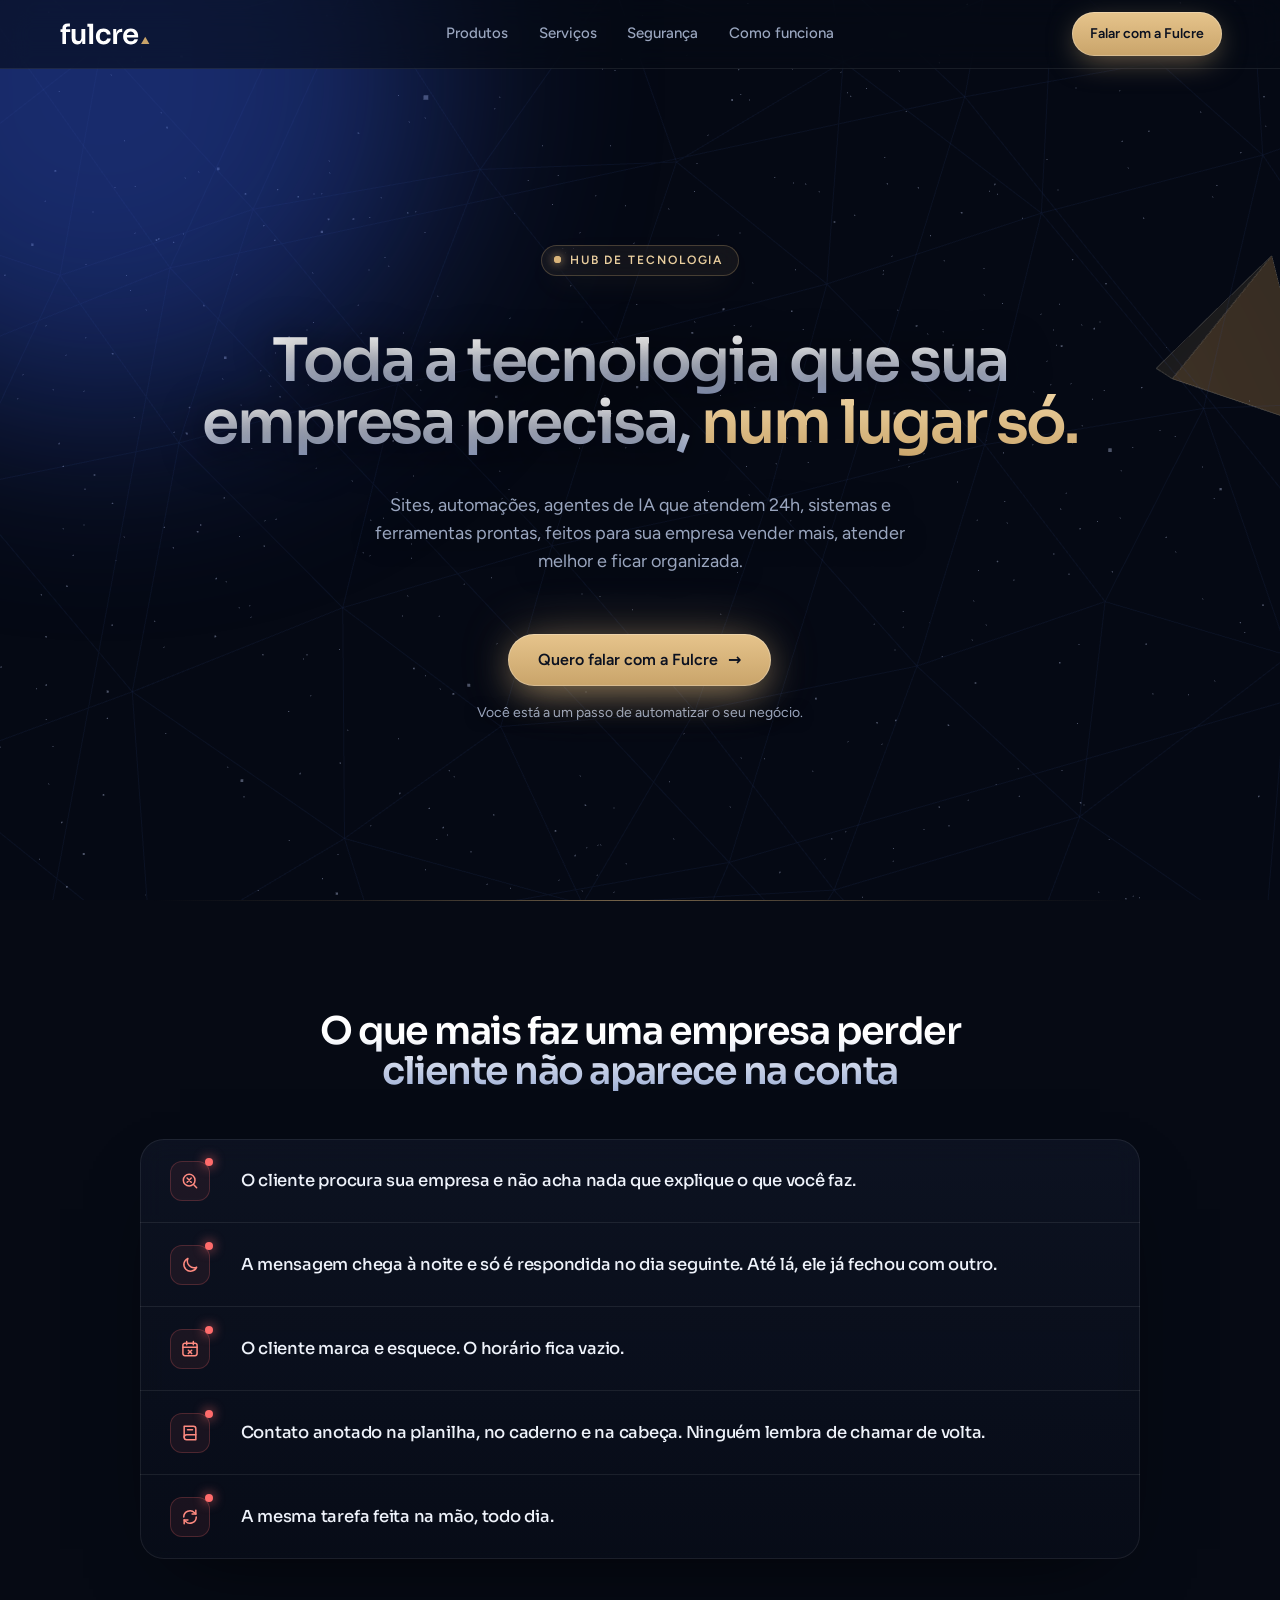
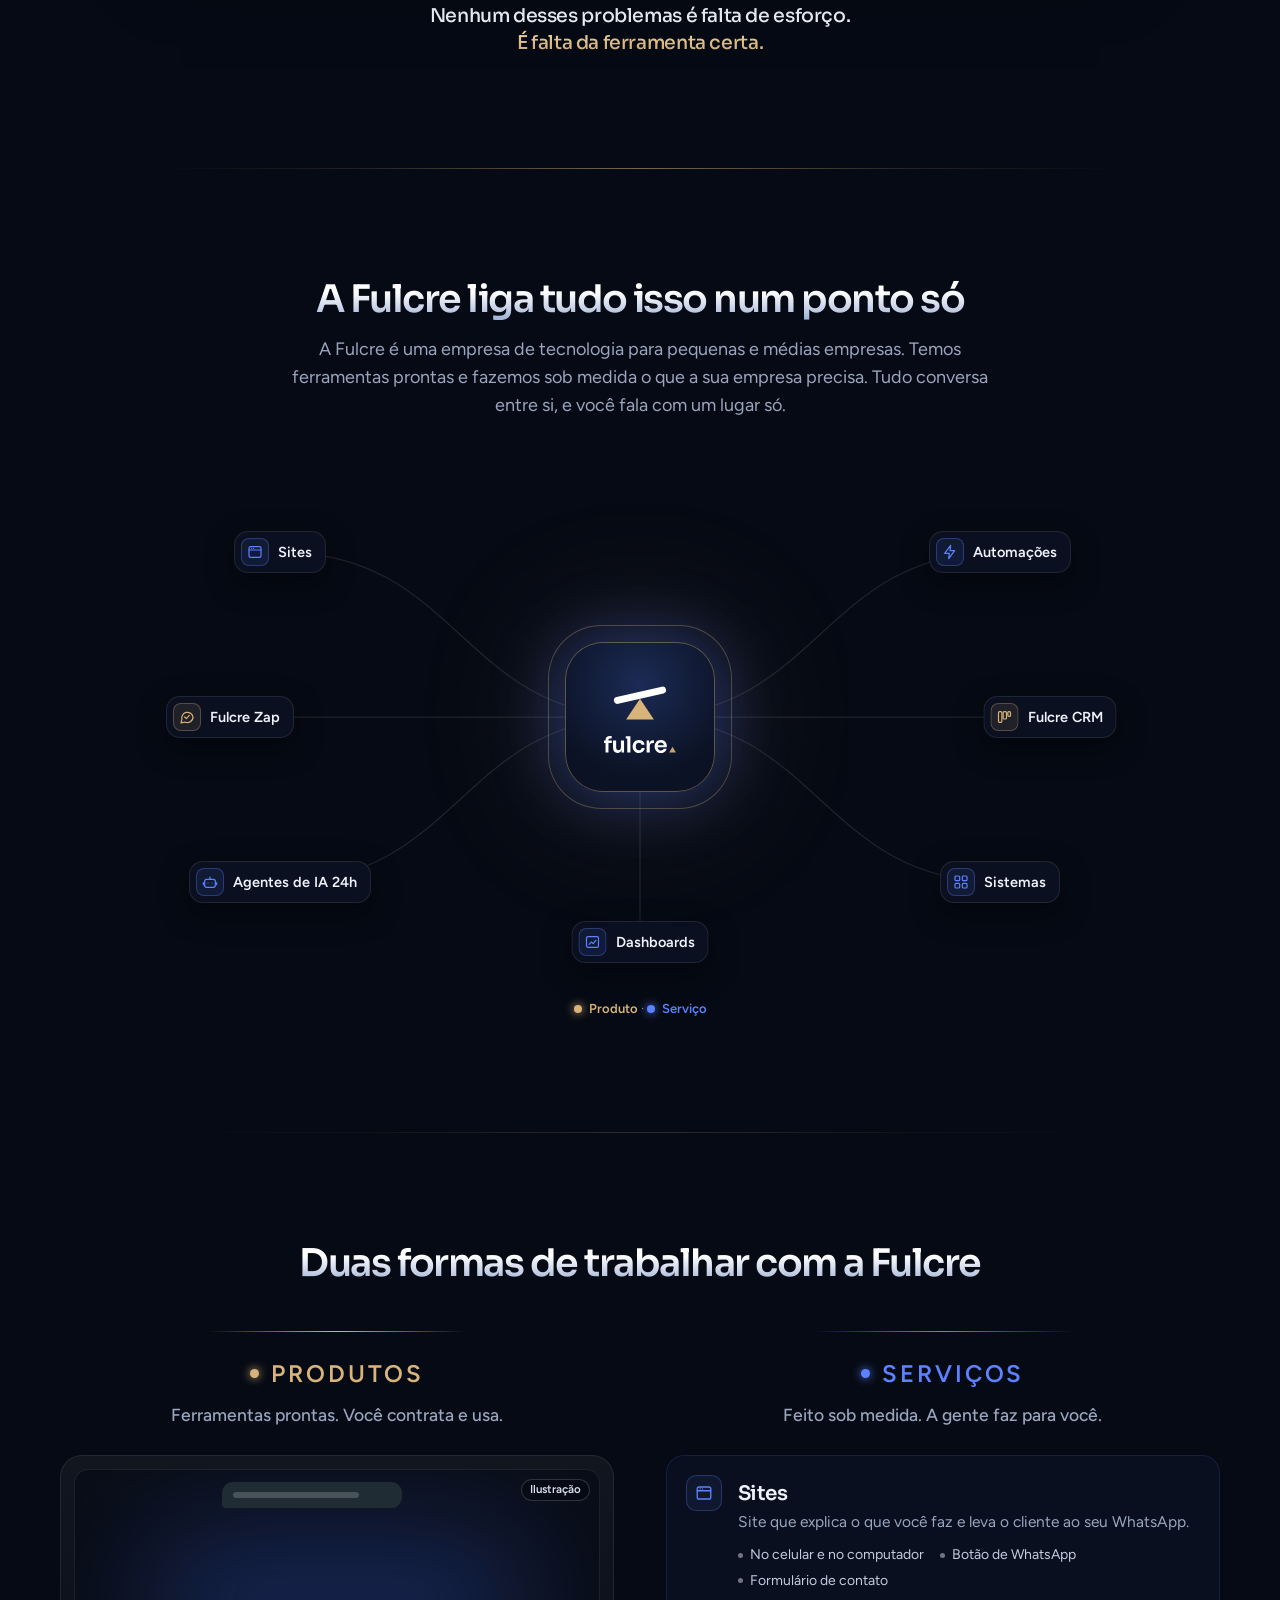
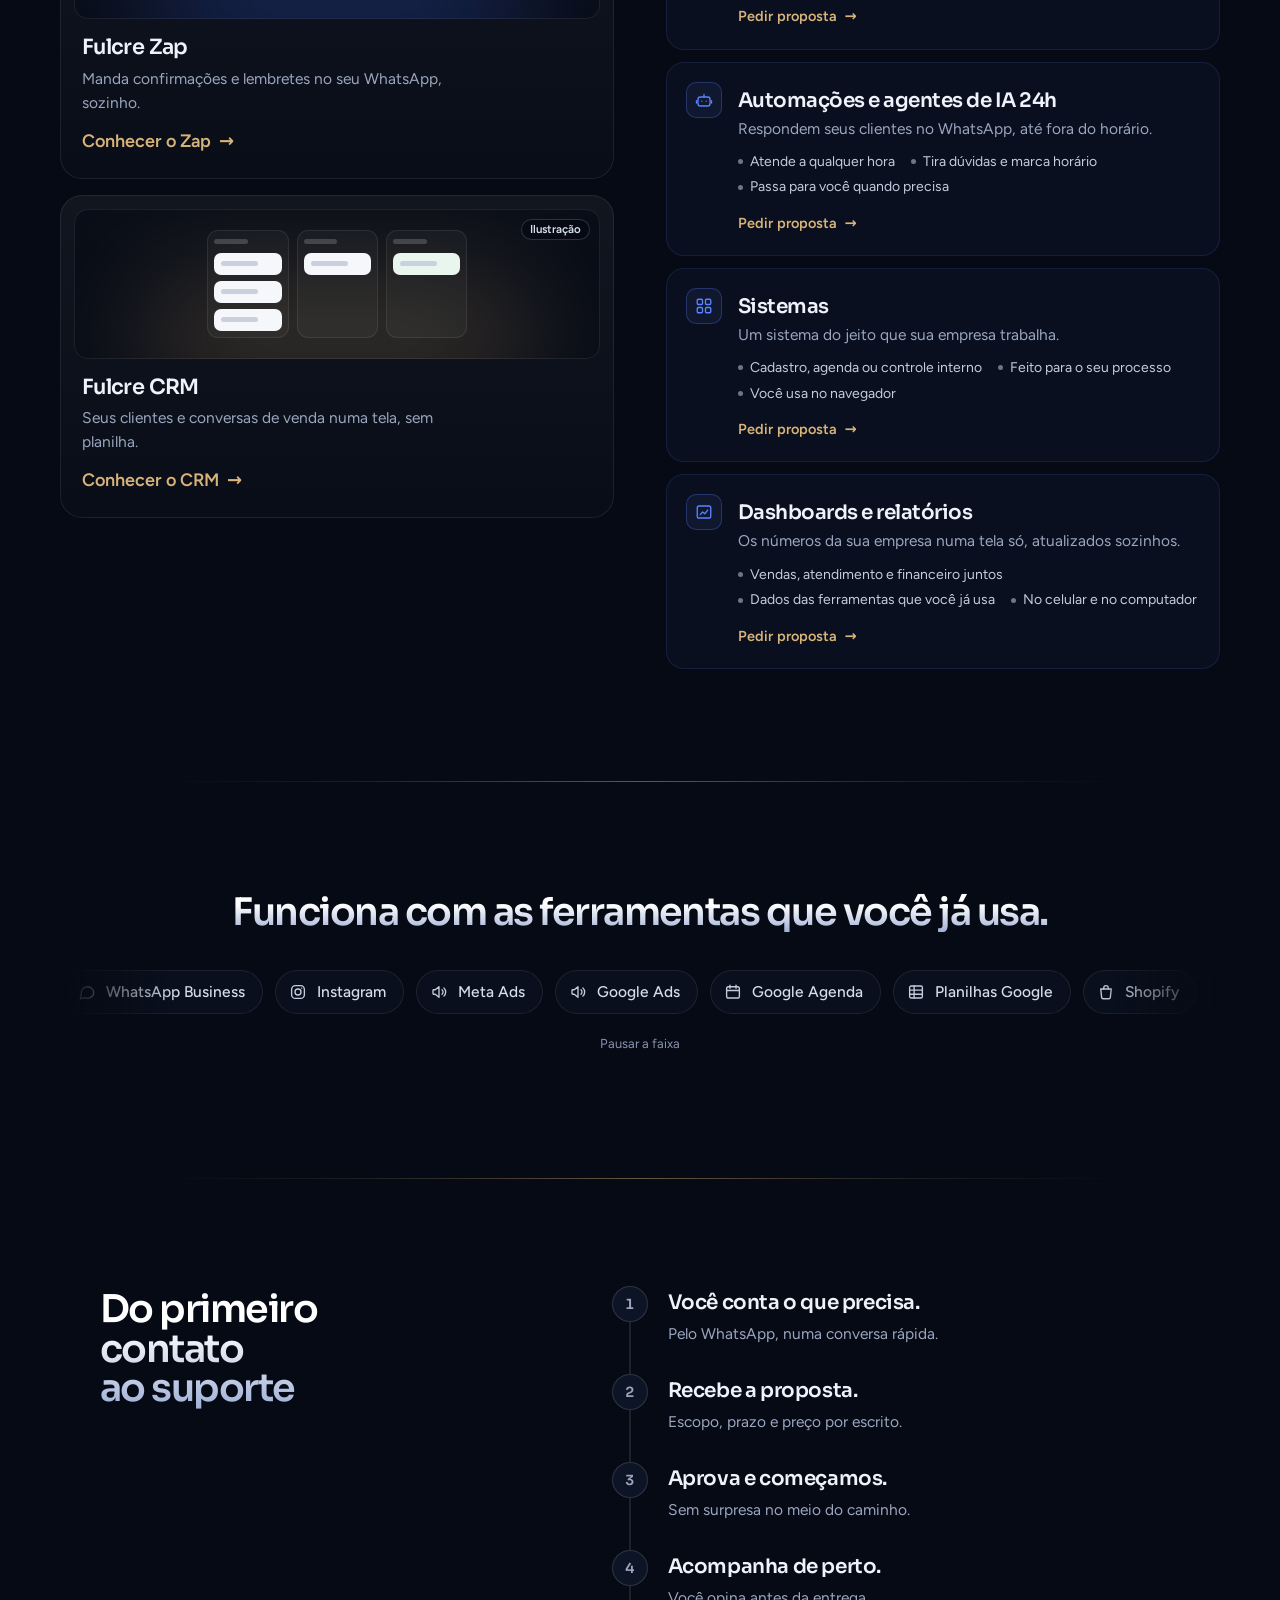
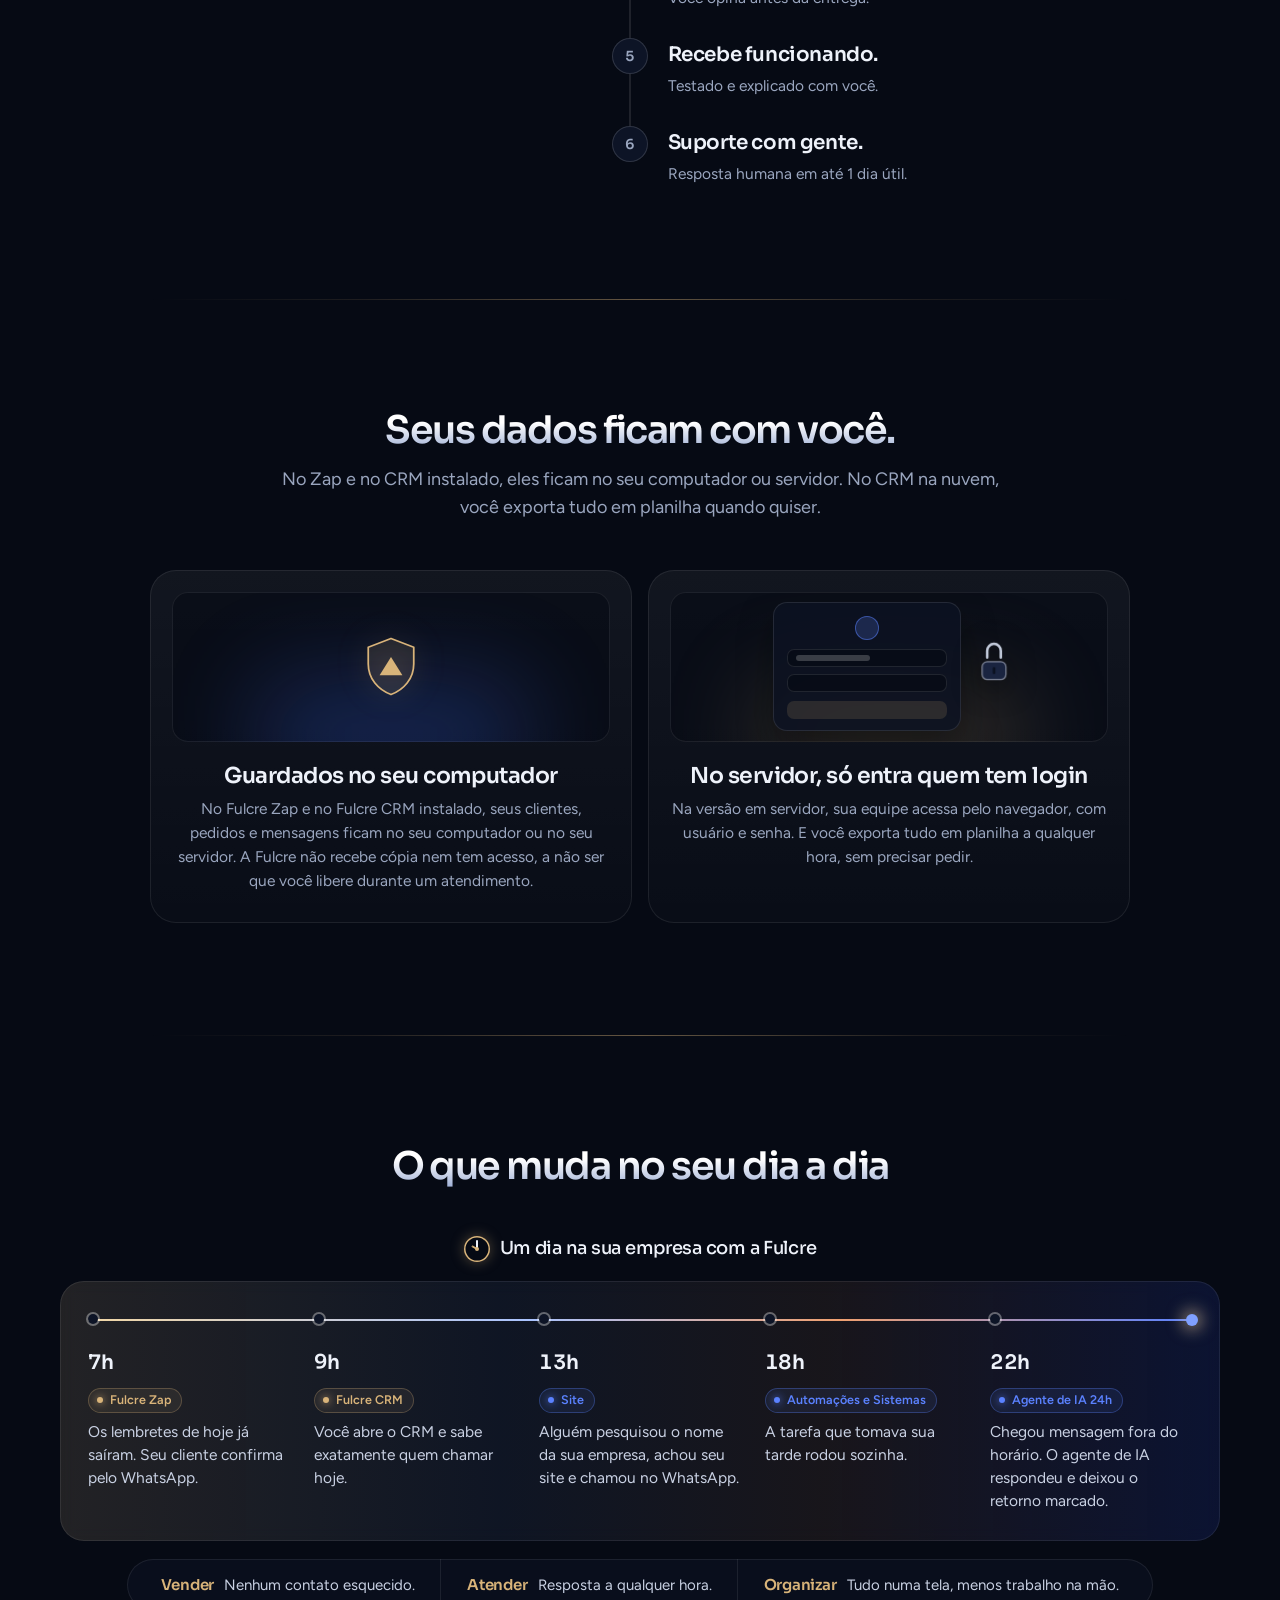
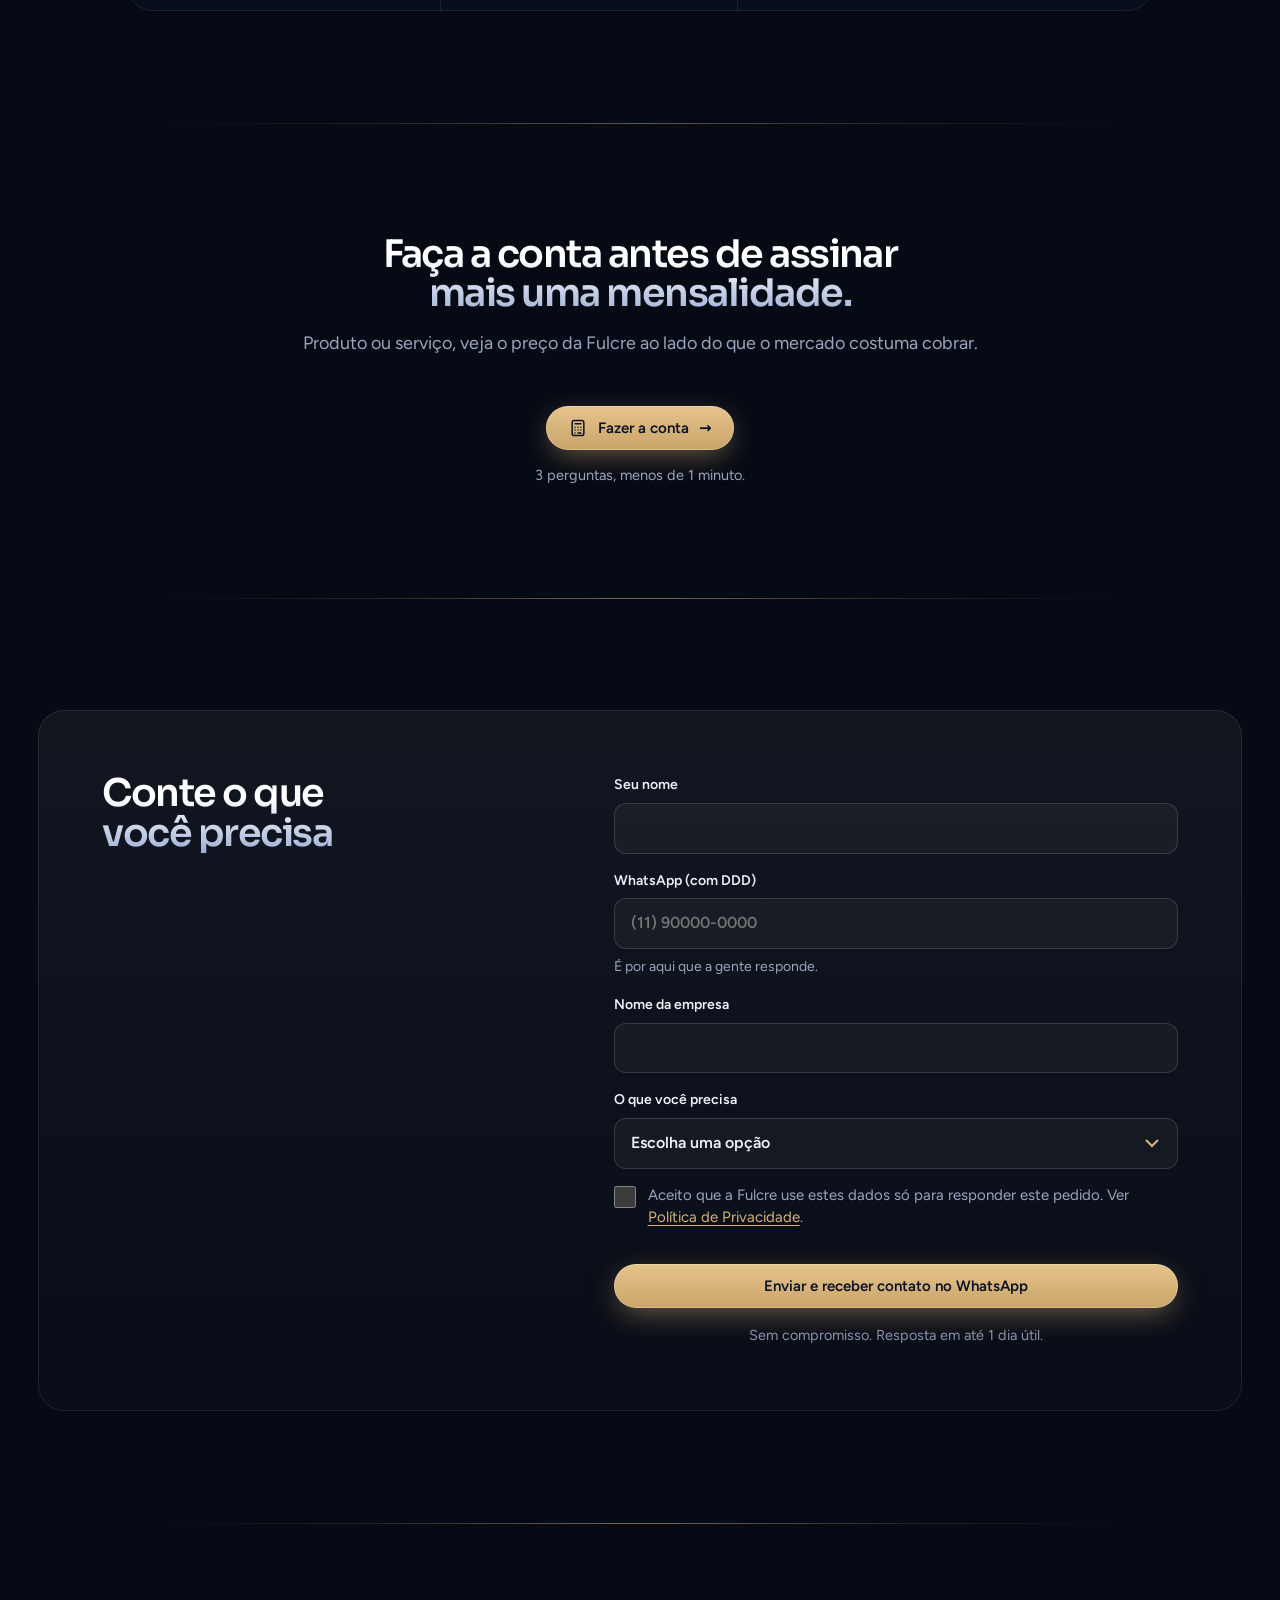
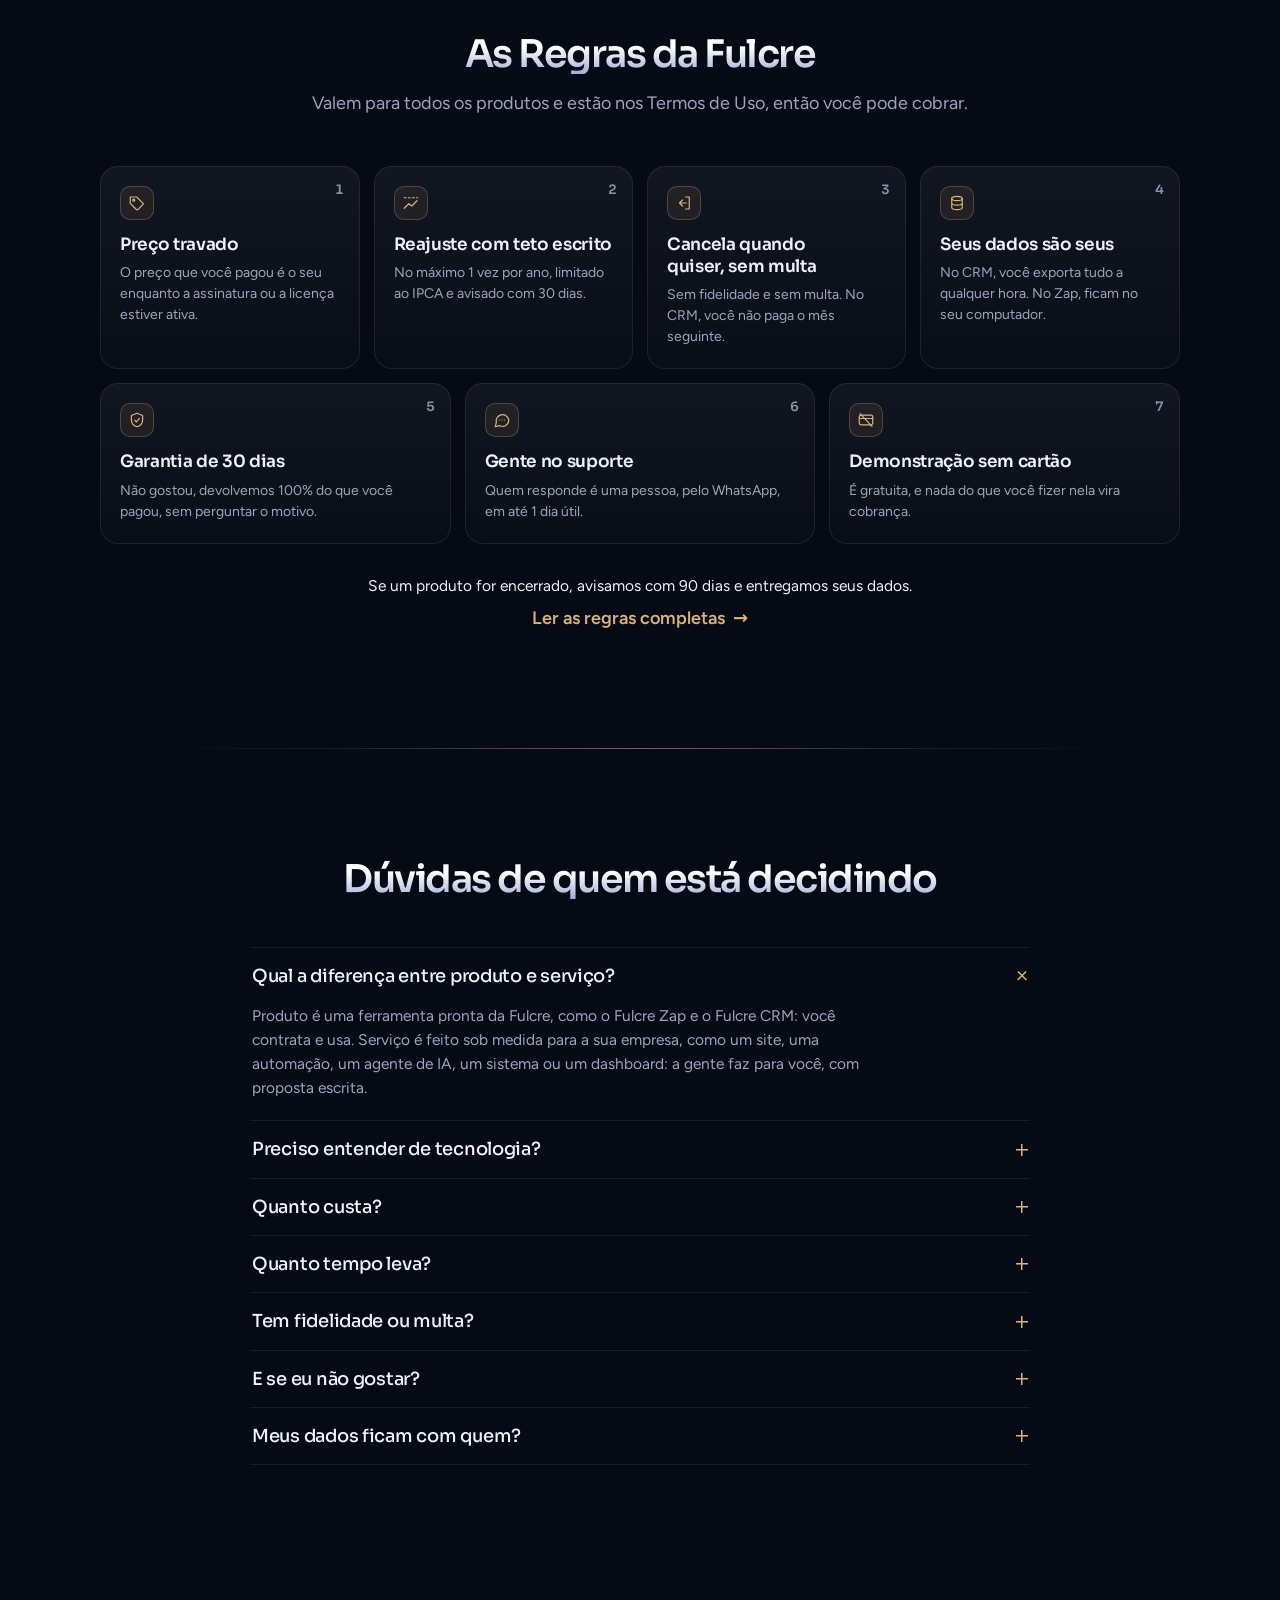
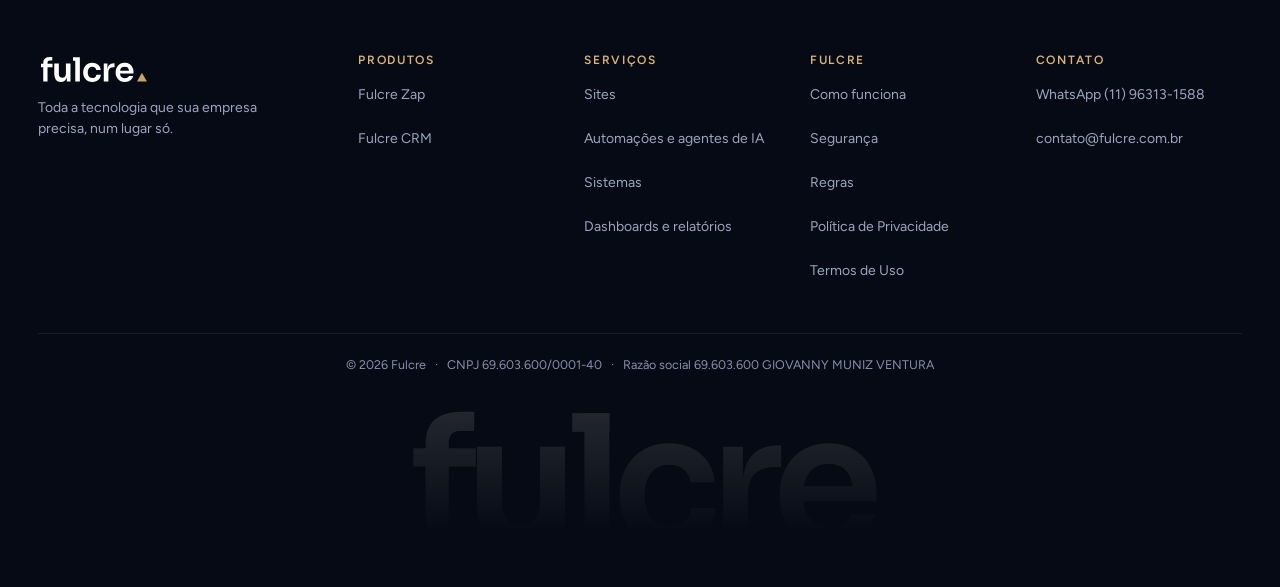
<file: index.html>
<!doctype html>
<html lang="pt-BR">
<head>
<meta name="robots" content="noindex,nofollow">
<meta charset="utf-8">
<meta name="viewport" content="width=device-width,initial-scale=1,viewport-fit=cover">
<title>Fulcre · Toda a tecnologia que sua empresa precisa, num lugar só</title>
<meta name="description" content="Sites, automações, agentes de IA 24h, sistemas e ferramentas prontas para vender, atender e organizar.">
<link rel="canonical" href="https://fulcre.com.br/">
<meta name="theme-color" content="#060A14">
<meta property="og:type" content="website">
<meta property="og:locale" content="pt_BR">
<meta property="og:site_name" content="Fulcre">
<meta property="og:url" content="https://fulcre.com.br/">
<meta property="og:title" content="Toda a tecnologia que sua empresa precisa, num lugar só.">
<meta property="og:description" content="Sites, automações, agentes de IA 24h, sistemas e ferramentas prontas para vender, atender e organizar.">
<meta property="og:image" content="https://fulcre.com.br/og.png">
<meta property="og:image:width" content="1200">
<meta property="og:image:height" content="630">
<meta property="og:image:alt" content="Fulcre · Toda a tecnologia que sua empresa precisa, num lugar só.">
<meta name="twitter:card" content="summary_large_image">
<link rel="icon" href="/favicon.ico" sizes="any">
<link rel="icon" href="/favicon.svg" type="image/svg+xml">
<link rel="apple-touch-icon" href="/apple-touch-icon.png">
<link rel="manifest" href="/site.webmanifest">
<link rel="preload" href="./assets/fonts/sora.woff2" as="font" type="font/woff2" crossorigin>
<link rel="preload" href="./assets/fonts/figtree.woff2" as="font" type="font/woff2" crossorigin>
<link rel="stylesheet" href="./assets/css/site.css?v=14">
<script type="application/ld+json">{"@context":"https://schema.org","@type":"Organization","name":"Fulcre","url":"https://fulcre.com.br/","logo":"https://fulcre.com.br/assets/img/fulcre-icone-512.png","email":"contato@fulcre.com.br","taxID":"69.603.600/0001-40"}</script>
</head>
<body>
<a class="skip" href="#conteudo">Pular para o conteúdo</a>
<div class="bg-static" aria-hidden="true" data-bg-static></div>
<div class="bg-live" aria-hidden="true" data-bg-live></div>
<div class="orb" aria-hidden="true"></div>

<div class="page">
<nav class="nav nav-v4" aria-label="Principal" data-menu><div class="wrap nav-in">
  <span class="nav-sp" aria-hidden="true"></span>
  <a class="logo" href="/" aria-label="Fulcre, início"><img src="./assets/img/fulcre-logo.svg" alt="Fulcre" width="105" height="29"></a>
  <button class="nav-btn" type="button" aria-expanded="false" aria-controls="menu-painel" aria-label="Abrir menu" data-menu-btn><span class="nav-ico" aria-hidden="true"><i></i><i></i></span></button>
  <ul class="nav-links" id="menu-painel" data-menu-panel>
    <li><a href="#produtos">Produtos</a></li>
    <li><a href="#servicos">Serviços</a></li>
    <li><a href="#seguranca">Segurança</a></li>
    <li><a href="#como-funciona">Como funciona</a></li>
    <li class="nav-cta-li"><a class="btn btn-gold nav-cta-m" href="#contato">Quero falar com a Fulcre <span class="arr" aria-hidden="true">→</span></a></li>
  </ul>
  <a class="btn btn-gold btn-sm nav-cta" href="#contato">Falar com a Fulcre</a>
  <div class="nav-scrim" aria-hidden="true" data-menu-scrim></div>
</div></nav>

<main id="conteudo">
<!-- Dobra 1 · Topo -->
<header class="wrap hero" id="topo" data-hero>
  <p class="kick rv" data-live><i aria-hidden="true"></i>Hub de tecnologia</p>
  <h1 class="rv"><span class="grad">Toda a tecnologia que sua empresa precisa,</span> <span class="goldt">num lugar só.</span></h1>
  <p class="lede rv">Sites, automações, agentes de IA que atendem 24h, sistemas e ferramentas prontas, feitos para sua empresa vender mais, atender melhor e ficar organizada.</p>
  <div class="acts rv">
    <a class="btn btn-gold btn-hero magnet" href="#contato">Quero falar com a Fulcre <span class="arr" aria-hidden="true">→</span></a>
    <p class="note" data-hero-end>Você está a um passo de automatizar o seu negócio.</p>
  </div>
</header>

<!-- Dobra 2 · Dor -->
<section class="sec wrap dor" data-dor aria-labelledby="t-dores" style="--h:1079px;--hd:712px">
  <div class="sec-head"><h2 class="rv grad" id="t-dores">O que mais faz uma empresa perder cliente não aparece na conta</h2></div>
  <ul class="ledger" data-live>
    <li class="rv"><span class="ic" aria-hidden="true"><svg viewBox="0 0 24 24"><circle cx="11" cy="11" r="7"/><path d="m20 20-3.5-3.5M8.5 8.5l5 5M13.5 8.5l-5 5"/></svg></span><p class="case">O cliente procura sua empresa e não acha nada que explique o que você faz.</p></li>
    <li class="rv"><span class="ic" aria-hidden="true"><svg viewBox="0 0 24 24"><path d="M20 14.5A8 8 0 0 1 9.5 4a8 8 0 1 0 10.5 10.5z"/></svg></span><p class="case">A mensagem chega à noite e só é respondida no dia seguinte. Até lá, ele já fechou com outro.</p></li>
    <li class="rv"><span class="ic" aria-hidden="true"><svg viewBox="0 0 24 24"><rect x="3.5" y="5" width="17" height="15" rx="2.5"/><path d="M3.5 10h17M8 3v4M16 3v4M10 13.5l4 4M14 13.5l-4 4"/></svg></span><p class="case">O cliente marca e esquece. O horário fica vazio.</p></li>
    <li class="rv"><span class="ic" aria-hidden="true"><svg viewBox="0 0 24 24"><path d="M5 4h11a3 3 0 0 1 3 3v13H8a3 3 0 0 1-3-3z"/><path d="M5 17a3 3 0 0 1 3-3h11M9 8h6"/></svg></span><p class="case">Contato anotado na planilha, no caderno e na cabeça. Ninguém lembra de chamar de volta.</p></li>
    <li class="rv"><span class="ic" aria-hidden="true"><svg viewBox="0 0 24 24"><path d="M4.5 12a7.5 7.5 0 0 1 13-5.1L19 8.5M19.5 12a7.5 7.5 0 0 1-13 5.1L5 15.5"/><path d="M19 4v4.5h-4.5M5 20v-4.5h4.5"/></svg></span><p class="case">A mesma tarefa feita na mão, todo dia.</p></li>
  </ul>
  <p class="dor-fim rv">Nenhum desses problemas é falta de esforço. <span class="goldt">É falta da ferramenta certa.</span></p>
</section>

<!-- Dobra 3 · O que é a Fulcre + hub -->
<section class="sec sec-flow wrap sobre" data-sobre aria-labelledby="t-sobre" style="--h:709px;--hd:739px">
  <div class="sec-head"><h2 class="rv grad" id="t-sobre">A Fulcre liga tudo isso num ponto só</h2><p class="rv">A Fulcre é uma empresa de tecnologia para pequenas e médias empresas. Temos ferramentas prontas e fazemos sob medida o que a sua empresa precisa. Tudo conversa entre si, e você fala com um lugar só.</p></div>
  <div class="hub rv" data-hub role="img" aria-label="A Fulcre no centro, ligada a sete frentes. Produtos: Fulcre Zap e Fulcre CRM. Serviços: Sites, Automações, Agentes de IA 24h, Sistemas e Dashboards.">
    <svg aria-hidden="true"></svg>
    <div class="core"><svg viewBox="10 22 100 74" aria-hidden="true"><path d="M60 56 L84 92 L36 92 Z" fill="#D9B47A"/><rect x="14" y="44" width="92" height="12" rx="6" fill="#FFFFFF" transform="rotate(-13 60 50)"/></svg><img src="./assets/img/fulcre-logo.svg" alt="" width="105" height="29"></div>
    <div class="node svc" style="--x:14%;--y:17%;--xm:24%;--ym:7%"><i><svg viewBox="0 0 24 24"><rect x="3" y="4" width="18" height="16" rx="2.5"/><path d="M3 9h18M7 6.5h.01M10 6.5h.01"/></svg></i>Sites</div>
    <div class="node prod" style="--x:9%;--y:50%;--xm:26%;--ym:31%"><i><svg viewBox="0 0 24 24"><path d="M21 12a8.5 8.5 0 0 1-12.3 7.6L3 21l1.4-5.4A8.5 8.5 0 1 1 21 12z"/><path d="M8.5 12l2.5 2.5 4.5-5"/></svg></i>Fulcre Zap</div>
    <div class="node svc" style="--x:14%;--y:83%;--xm:72%;--ym:19%"><i><svg viewBox="0 0 24 24"><rect x="4" y="8" width="16" height="12" rx="3"/><path d="M12 4.5V8M9 13.5h.01M15 13.5h.01M2 13v3M22 13v3"/></svg></i>Agentes de IA 24h</div>
    <div class="node svc" style="--x:86%;--y:17%;--xm:26%;--ym:76%"><i><svg viewBox="0 0 24 24"><path d="M13 2 4 14h7l-1 8 9-12h-7z"/></svg></i>Automações</div>
    <div class="node prod" style="--x:91%;--y:50%;--xm:74%;--ym:66%"><i><svg viewBox="0 0 24 24"><rect x="3" y="4" width="5" height="16" rx="1.5"/><rect x="10" y="4" width="5" height="11" rx="1.5"/><rect x="17" y="4" width="4" height="7" rx="1.5"/></svg></i>Fulcre CRM</div>
    <div class="node svc" style="--x:86%;--y:83%;--xm:74%;--ym:86%"><i><svg viewBox="0 0 24 24"><rect x="3" y="3" width="7" height="7" rx="1.5"/><rect x="14" y="3" width="7" height="7" rx="1.5"/><rect x="3" y="14" width="7" height="7" rx="1.5"/><rect x="14" y="14" width="7" height="7" rx="1.5"/></svg></i>Sistemas</div>
    <div class="node svc" style="--x:50%;--y:95%;--xm:26%;--ym:96%"><i><svg viewBox="0 0 24 24"><rect x="3" y="4" width="18" height="16" rx="2.5"/><path d="M7 15.5l3.2-3.4 2.8 2.2 4-4.8"/></svg></i>Dashboards</div>
  </div>
  <p class="legend rv"><span class="k prod">Produto</span> · <span class="k svc">Serviço</span></p>
</section>

<!-- Dobra 4 · Produtos | Serviços -->
<section class="sec sec-flow wrap ofertas" data-ofertas aria-labelledby="t-ofertas" style="--h:1986px;--hd:1040px">
  <div class="sec-head"><h2 class="rv grad" id="t-ofertas">Duas formas de trabalhar com a Fulcre</h2></div>
  <div class="split">
    <div class="oferta oferta-prod" id="produtos">
      <p class="lbl prod rv">Produtos</p>
      <h3 class="rv"><span>Ferramentas prontas.</span> <span>Você contrata e usa.</span></h3>
      <div class="prods">
        <article class="glow prod-card rv" data-assunto="Fulcre Zap">
          <div class="vis"><span class="ilu">Ilustração</span><div class="halo" aria-hidden="true"></div>
            <div class="chat" aria-hidden="true"><b></b><b class="s"></b><b class="out"></b><b></b></div>
          </div>
          <div class="prod-txt">
            <h4>Fulcre Zap</h4>
            <p>Manda confirmações e lembretes no seu WhatsApp, sozinho.</p>
            <a class="tlink" href="/zap">Conhecer o Zap <span class="arr" aria-hidden="true">→</span></a>
          </div>
        </article>
        <article class="glow prod-card rv" data-assunto="Fulcre CRM">
          <div class="vis"><span class="ilu">Ilustração</span><div class="halo g" aria-hidden="true"></div>
            <div class="kan" aria-hidden="true"><div class="col"><span></span><div class="card"></div><div class="card"></div><div class="card"></div></div><div class="col"><span></span><div class="card"></div></div><div class="col"><span></span><div class="card"></div></div></div>
          </div>
          <div class="prod-txt">
            <h4>Fulcre CRM</h4>
            <p>Seus clientes e conversas de venda numa tela, sem planilha.</p>
            <a class="tlink" href="/crm">Conhecer o CRM <span class="arr" aria-hidden="true">→</span></a>
          </div>
        </article>
      </div>
    </div>
    <div class="oferta oferta-svc" id="servicos">
      <p class="lbl svc rv">Serviços</p>
      <h3 class="rv"><span>Feito sob medida.</span> <span>A gente faz para você.</span></h3>
      <ul class="svc-list">
        <li class="rv" data-assunto="Site"><span class="si" aria-hidden="true"><svg viewBox="0 0 24 24"><rect x="3" y="4" width="18" height="16" rx="2.5"/><path d="M3 9h18M7 6.5h.01M10 6.5h.01"/></svg></span>
          <div class="svc-b">
            <h4>Sites</h4>
            <p>Site que explica o que você faz e leva o cliente ao seu WhatsApp.</p>
            <ul class="pts"><li>No celular e no computador</li><li>Botão de WhatsApp</li><li>Formulário de contato</li></ul>
            <a class="tlink tlink-svc" href="#contato" data-assunto="Site">Pedir proposta <span class="arr" aria-hidden="true">→</span></a>
          </div></li>
        <li class="rv" data-assunto="Automação ou agente de IA"><span class="si" aria-hidden="true"><svg viewBox="0 0 24 24"><rect x="4" y="8" width="16" height="12" rx="3"/><path d="M12 4.5V8M9 13.5h.01M15 13.5h.01M2 13v3M22 13v3"/></svg></span>
          <div class="svc-b">
            <h4>Automações e agentes de IA 24h</h4>
            <p>Respondem seus clientes no WhatsApp, até fora do horário.</p>
            <ul class="pts"><li>Atende a qualquer hora</li><li>Tira dúvidas e marca horário</li><li>Passa para você quando precisa</li></ul>
            <a class="tlink tlink-svc" href="#contato" data-assunto="Automação ou agente de IA">Pedir proposta <span class="arr" aria-hidden="true">→</span></a>
          </div></li>
        <li class="rv" data-assunto="Sistema"><span class="si" aria-hidden="true"><svg viewBox="0 0 24 24"><rect x="3" y="3" width="7" height="7" rx="1.5"/><rect x="14" y="3" width="7" height="7" rx="1.5"/><rect x="3" y="14" width="7" height="7" rx="1.5"/><rect x="14" y="14" width="7" height="7" rx="1.5"/></svg></span>
          <div class="svc-b">
            <h4>Sistemas</h4>
            <p>Um sistema do jeito que sua empresa trabalha.</p>
            <ul class="pts"><li>Cadastro, agenda ou controle interno</li><li>Feito para o seu processo</li><li>Você usa no navegador</li></ul>
            <a class="tlink tlink-svc" href="#contato" data-assunto="Sistema">Pedir proposta <span class="arr" aria-hidden="true">→</span></a>
          </div></li>
        <li class="rv" data-assunto="Dashboards e relatórios"><span class="si" aria-hidden="true"><svg viewBox="0 0 24 24"><rect x="3" y="4" width="18" height="16" rx="2.5"/><path d="M7 15.5l3.2-3.4 2.8 2.2 4-4.8"/></svg></span>
          <div class="svc-b">
            <h4>Dashboards e relatórios</h4>
            <p>Os números da sua empresa numa tela só, atualizados sozinhos.</p>
            <ul class="pts"><li>Vendas, atendimento e financeiro juntos</li><li>Dados das ferramentas que você já usa</li><li>No celular e no computador</li></ul>
            <a class="tlink tlink-svc" href="#contato" data-assunto="Dashboards e relatórios">Pedir proposta <span class="arr" aria-hidden="true">→</span></a>
          </div></li>
      </ul>
    </div>
  </div>
</section>

<!-- Dobra 5 · Faixa -->
<section class="sec sec-flow faixa" data-faixa aria-labelledby="t-faixa" style="--h:175px;--hd:174px">
  <div class="wrap sec-head"><h2 class="rv grad" id="t-faixa">Funciona com as ferramentas que você já usa.</h2></div>
  <div class="marquee rv" data-marquee data-clip-ok>
    <div class="marquee-in">
      <ul aria-label="Ferramentas"><li class="tool"><svg viewBox="0 0 24 24" aria-hidden="true"><path d="M21 12a8.5 8.5 0 0 1-12.3 7.6L3 21l1.4-5.4A8.5 8.5 0 1 1 21 12z"/></svg>WhatsApp Business</li><li class="tool"><svg viewBox="0 0 24 24" aria-hidden="true"><rect x="3.5" y="3.5" width="17" height="17" rx="5"/><circle cx="12" cy="12" r="4"/><path d="M17 7h.01"/></svg>Instagram</li><li class="tool"><svg viewBox="0 0 24 24" aria-hidden="true"><path d="M4 10v4a1 1 0 0 0 1 1h2l5 4V5L7 9H5a1 1 0 0 0-1 1z"/><path d="M16 9a4 4 0 0 1 0 6M18.5 6.5a7.5 7.5 0 0 1 0 11"/></svg>Meta Ads</li><li class="tool"><svg viewBox="0 0 24 24" aria-hidden="true"><path d="M4 10v4a1 1 0 0 0 1 1h2l5 4V5L7 9H5a1 1 0 0 0-1 1z"/><path d="M16 9a4 4 0 0 1 0 6M18.5 6.5a7.5 7.5 0 0 1 0 11"/></svg>Google Ads</li><li class="tool"><svg viewBox="0 0 24 24" aria-hidden="true"><rect x="3.5" y="5" width="17" height="15" rx="2.5"/><path d="M3.5 10h17M8 3v4M16 3v4"/></svg>Google Agenda</li><li class="tool"><svg viewBox="0 0 24 24" aria-hidden="true"><rect x="3.5" y="4" width="17" height="16" rx="2"/><path d="M3.5 9.5h17M3.5 15h17M9.5 4v16"/></svg>Planilhas Google</li><li class="tool"><svg viewBox="0 0 24 24" aria-hidden="true"><path d="M5 8h14l-1.2 11.2a2 2 0 0 1-2 1.8H8.2a2 2 0 0 1-2-1.8z"/><path d="M9 8V6.5a3 3 0 0 1 6 0V8"/></svg>Shopify</li><li class="tool"><svg viewBox="0 0 24 24" aria-hidden="true"><path d="M5 8h14l-1.2 11.2a2 2 0 0 1-2 1.8H8.2a2 2 0 0 1-2-1.8z"/><path d="M9 8V6.5a3 3 0 0 1 6 0V8"/></svg>Nuvemshop</li><li class="tool"><svg viewBox="0 0 24 24" aria-hidden="true"><rect x="3" y="4.5" width="18" height="15" rx="2.5"/><path d="M10 9.5v5l4.5-2.5z"/></svg>Hotmart</li><li class="tool"><svg viewBox="0 0 24 24" aria-hidden="true"><rect x="3" y="4.5" width="18" height="15" rx="2.5"/><path d="M10 9.5v5l4.5-2.5z"/></svg>Kiwify</li><li class="tool"><svg viewBox="0 0 24 24" aria-hidden="true"><rect x="3" y="4.5" width="18" height="15" rx="2.5"/><path d="M10 9.5v5l4.5-2.5z"/></svg>Eduzz</li><li class="tool"><svg viewBox="0 0 24 24" aria-hidden="true"><rect x="3" y="5.5" width="18" height="13" rx="2.5"/><path d="M3 10h18M7 15h3"/></svg>Mercado Pago</li><li class="tool"><svg viewBox="0 0 24 24" aria-hidden="true"><circle cx="12" cy="12" r="8.5"/><circle cx="12" cy="12" r="4.5"/><path d="M12 12h.01"/></svg>RD Station</li><li class="tool"><svg viewBox="0 0 24 24" aria-hidden="true"><rect x="3" y="5" width="18" height="14" rx="2.5"/><path d="m3.5 6.5 8.5 6.5 8.5-6.5"/></svg>Gmail</li></ul>
      <ul aria-hidden="true"><li class="tool"><svg viewBox="0 0 24 24" aria-hidden="true"><path d="M21 12a8.5 8.5 0 0 1-12.3 7.6L3 21l1.4-5.4A8.5 8.5 0 1 1 21 12z"/></svg>WhatsApp Business</li><li class="tool"><svg viewBox="0 0 24 24" aria-hidden="true"><rect x="3.5" y="3.5" width="17" height="17" rx="5"/><circle cx="12" cy="12" r="4"/><path d="M17 7h.01"/></svg>Instagram</li><li class="tool"><svg viewBox="0 0 24 24" aria-hidden="true"><path d="M4 10v4a1 1 0 0 0 1 1h2l5 4V5L7 9H5a1 1 0 0 0-1 1z"/><path d="M16 9a4 4 0 0 1 0 6M18.5 6.5a7.5 7.5 0 0 1 0 11"/></svg>Meta Ads</li><li class="tool"><svg viewBox="0 0 24 24" aria-hidden="true"><path d="M4 10v4a1 1 0 0 0 1 1h2l5 4V5L7 9H5a1 1 0 0 0-1 1z"/><path d="M16 9a4 4 0 0 1 0 6M18.5 6.5a7.5 7.5 0 0 1 0 11"/></svg>Google Ads</li><li class="tool"><svg viewBox="0 0 24 24" aria-hidden="true"><rect x="3.5" y="5" width="17" height="15" rx="2.5"/><path d="M3.5 10h17M8 3v4M16 3v4"/></svg>Google Agenda</li><li class="tool"><svg viewBox="0 0 24 24" aria-hidden="true"><rect x="3.5" y="4" width="17" height="16" rx="2"/><path d="M3.5 9.5h17M3.5 15h17M9.5 4v16"/></svg>Planilhas Google</li><li class="tool"><svg viewBox="0 0 24 24" aria-hidden="true"><path d="M5 8h14l-1.2 11.2a2 2 0 0 1-2 1.8H8.2a2 2 0 0 1-2-1.8z"/><path d="M9 8V6.5a3 3 0 0 1 6 0V8"/></svg>Shopify</li><li class="tool"><svg viewBox="0 0 24 24" aria-hidden="true"><path d="M5 8h14l-1.2 11.2a2 2 0 0 1-2 1.8H8.2a2 2 0 0 1-2-1.8z"/><path d="M9 8V6.5a3 3 0 0 1 6 0V8"/></svg>Nuvemshop</li><li class="tool"><svg viewBox="0 0 24 24" aria-hidden="true"><rect x="3" y="4.5" width="18" height="15" rx="2.5"/><path d="M10 9.5v5l4.5-2.5z"/></svg>Hotmart</li><li class="tool"><svg viewBox="0 0 24 24" aria-hidden="true"><rect x="3" y="4.5" width="18" height="15" rx="2.5"/><path d="M10 9.5v5l4.5-2.5z"/></svg>Kiwify</li><li class="tool"><svg viewBox="0 0 24 24" aria-hidden="true"><rect x="3" y="4.5" width="18" height="15" rx="2.5"/><path d="M10 9.5v5l4.5-2.5z"/></svg>Eduzz</li><li class="tool"><svg viewBox="0 0 24 24" aria-hidden="true"><rect x="3" y="5.5" width="18" height="13" rx="2.5"/><path d="M3 10h18M7 15h3"/></svg>Mercado Pago</li><li class="tool"><svg viewBox="0 0 24 24" aria-hidden="true"><circle cx="12" cy="12" r="8.5"/><circle cx="12" cy="12" r="4.5"/><path d="M12 12h.01"/></svg>RD Station</li><li class="tool"><svg viewBox="0 0 24 24" aria-hidden="true"><rect x="3" y="5" width="18" height="14" rx="2.5"/><path d="m3.5 6.5 8.5 6.5 8.5-6.5"/></svg>Gmail</li></ul>
    </div>
  </div>
  <div class="mq-ctl"><button class="mq-btn" type="button" aria-pressed="false" data-mq-toggle>Pausar a faixa</button></div>
</section>

<!-- Dobra 6 · Como funciona (1 a 6) -->
<section class="sec sec-flow wrap como" id="como-funciona" aria-labelledby="t-como" style="--h:798px;--hd:592px">
  <div class="split2">
    <div class="como-t"><h2 class="rv grad" id="t-como">Do primeiro contato ao suporte</h2></div>
    <ol class="steps" data-steps>
      <li class="rv"><span class="dot" aria-hidden="true">1</span><h3>Você conta o que precisa.</h3><p>Pelo WhatsApp, numa conversa rápida.</p></li>
      <li class="rv"><span class="dot" aria-hidden="true">2</span><h3>Recebe a proposta.</h3><p>Escopo, prazo e preço por escrito.</p></li>
      <li class="rv"><span class="dot" aria-hidden="true">3</span><h3>Aprova e começamos.</h3><p>Sem surpresa no meio do caminho.</p></li>
      <li class="rv"><span class="dot" aria-hidden="true">4</span><h3>Acompanha de perto.</h3><p>Você opina antes da entrega.</p></li>
      <li class="rv"><span class="dot" aria-hidden="true">5</span><h3>Recebe funcionando.</h3><p>Testado e explicado com você.</p></li>
      <li class="rv"><span class="dot" aria-hidden="true">6</span><h3>Suporte com gente.</h3><p>Resposta humana em até 1 dia útil.</p></li>
    </ol>
  </div>
</section>

<!-- Dobra 7 · Segurança (base: .safe da e-conexoes; o cadeado substitui os toasts) -->
<section class="sec sec-flow wrap seguranca" id="seguranca" aria-labelledby="t-seg" style="--h:877px;--hd:513px">
  <div class="sec-head"><h2 class="rv grad" id="t-seg">Seus dados ficam com você.</h2><p class="rv">No Zap e no CRM instalado, eles ficam no seu computador ou servidor. No CRM na nuvem, você exporta tudo em planilha quando quiser.</p></div>
  <div class="safe">
    <article class="glow safe-card rv">
      <div class="shield" data-anim="escudo" aria-hidden="true"><span class="ring"></span><span class="ring"></span><span class="ring"></span>
        <svg viewBox="0 0 64 72"><path class="sh" d="M32 4 58 14v19c0 17-11.5 29.5-26 35C17.5 62.5 6 50 6 33V14z"/><path class="tri" d="M32 25 45 46H19z"/></svg></div>
      <h3>Guardados no seu computador</h3>
      <p>No Fulcre Zap e no Fulcre CRM instalado, seus clientes, pedidos e mensagens ficam no seu computador ou no seu servidor. A Fulcre não recebe cópia nem tem acesso, a não ser que você libere durante um atendimento.</p>
    </article>
    <article class="glow safe-card rv">
      <div class="lock" data-anim="cadeado" aria-hidden="true">
        <div class="login"><span class="av"></span><span class="fld"></span><span class="fld pw"><i></i><i></i><i></i><i></i><i></i><i></i></span><span class="go"></span>
          <svg class="pad" viewBox="0 0 40 48"><path class="shk" d="M12 23v-8a8 8 0 0 1 16 0v8"/><rect class="bd" x="6" y="22" width="28" height="21" rx="6"/><path class="kh" d="M20 30v5"/></svg></div>
      </div>
      <h3>No servidor, só entra quem tem login</h3>
      <p>Na versão em servidor, sua equipe acessa pelo navegador, com usuário e senha. E você exporta tudo em planilha a qualquer hora, sem precisar pedir.</p>
    </article>
  </div>
</section>

<!-- Dobra 8 · Resultados: um dia na sua empresa com a Fulcre -->
<section class="sec sec-flow wrap resultados" data-resultados aria-labelledby="t-res" style="--h:873px;--hd:464px">
  <div class="sec-head"><h2 class="rv grad" id="t-res">O que muda no seu dia a dia</h2></div>
  <div class="dia-box" data-anim="relogio">
    <p class="dia-t rv"><span class="clock" aria-hidden="true"><i></i><i></i></span>Um dia na sua empresa com a Fulcre</p>
    <ol class="dia rv">
      <li><time class="hora" datetime="07:00">7h</time><span class="tag prod">Fulcre Zap</span><p class="dia-p">Os lembretes de hoje já saíram. Seu cliente confirma pelo WhatsApp.</p></li>
      <li><time class="hora" datetime="09:00">9h</time><span class="tag prod">Fulcre CRM</span><p class="dia-p">Você abre o CRM e sabe exatamente quem chamar hoje.</p></li>
      <li><time class="hora" datetime="13:00">13h</time><span class="tag svc">Site</span><p class="dia-p">Alguém pesquisou o nome da sua empresa, achou seu site e chamou no WhatsApp.</p></li>
      <li><time class="hora" datetime="18:00">18h</time><span class="tag svc">Automações e Sistemas</span><p class="dia-p">A tarefa que tomava sua tarde rodou sozinha.</p></li>
      <li><time class="hora" datetime="22:00">22h</time><span class="tag svc">Agente de IA 24h</span><p class="dia-p">Chegou mensagem fora do horário. O agente de IA respondeu e deixou o retorno marcado.</p></li>
    </ol>
  </div>
  <ul class="ganhos">
    <li class="rv"><b>Vender</b> <span>Nenhum contato esquecido.</span></li>
    <li class="rv"><b>Atender</b> <span>Resposta a qualquer hora.</span></li>
    <li class="rv"><b>Organizar</b> <span>Tudo numa tela, menos trabalho na mão.</span></li>
  </ul>
</section>

<!-- Dobra 9 · Faça a conta (T5, âncora #faca-a-conta): preços em assets/data/precos.json, lógica em assets/js/calc.js -->
<section class="sec sec-flow wrap calc-sec" id="faca-a-conta" data-calc data-state="idle" aria-labelledby="t-calc" style="--h:1349px;--hd:1040px">
  <div class="sec-head"><h2 class="rv grad" id="t-calc">Faça a conta antes de assinar mais uma mensalidade.</h2><p class="rv">Produto ou serviço, veja o preço da Fulcre ao lado do que o mercado costuma cobrar.</p></div>
  <div class="calc-gate rv">
    <button type="button" class="btn btn-gold calc-open magnet" aria-expanded="false" aria-controls="calc-box" data-calc-open><svg viewBox="0 0 24 24" aria-hidden="true"><rect x="5" y="3" width="14" height="18" rx="2.5"/><path d="M8.5 7h7M8.5 11h.01M12 11h.01M15.5 11h.01M8.5 14.5h.01M12 14.5h.01M15.5 14.5h.01M8.5 18h.01M12 18h3.5"/></svg>Fazer a conta <span class="arr" aria-hidden="true">→</span></button>
    <p class="note">3 perguntas, menos de 1 minuto.</p>
  </div>
  <div class="glow calc" id="calc-box" data-tipo="prod" tabindex="-1">
    <div class="calc-pick">
      <p class="calc-lbl" id="calc-l1"><b>1</b> O que você procura?</p>
      <div class="seg" role="group" aria-labelledby="calc-l1">
        <button type="button" class="prod" data-grupo="produto" aria-pressed="true">Produto</button>
        <button type="button" class="svc" data-grupo="servico" aria-pressed="false">Serviço</button>
      </div>
      <p class="calc-lbl" id="calc-l2"><b>2</b> Qual deles?</p>
      <div class="opts" role="group" aria-labelledby="calc-l2" data-opts="produto">
        <button type="button" class="prod" data-item="crm" aria-pressed="true">Fulcre CRM</button>
        <button type="button" class="prod" data-item="zap" aria-pressed="false">Fulcre Zap <span>(WhatsApp)</span></button>
      </div>
      <div class="opts" role="group" aria-labelledby="calc-l2" data-opts="servico" hidden>
        <button type="button" class="svc" data-item="site" aria-pressed="false">Site</button>
        <button type="button" class="svc" data-item="ia" aria-pressed="false">Agente de IA 24h</button>
        <button type="button" class="svc" data-item="sistema" aria-pressed="false">Sistema</button>
      </div>
      <div class="seg seg-sm" role="group" aria-label="Tipo de site" data-var hidden>
        <button type="button" class="svc" data-sub="site" aria-pressed="true">Site institucional</button>
        <button type="button" class="svc" data-sub="site-landing" aria-pressed="false">Landing page</button>
      </div>
      <p class="calc-lbl" id="calc-l3" data-q3><b>3</b> Você já paga por uma ferramenta assim hoje?</p>
      <div class="seg" role="group" aria-labelledby="calc-l3" data-q3>
        <button type="button" class="prod" data-assina="nao" aria-pressed="true">Ainda não</button>
        <button type="button" class="prod" data-assina="sim" aria-pressed="false">Sim, já pago</button>
      </div>
    </div>
    <div class="calc-out" data-out>
      <div class="calc-slider" data-slider hidden>
        <div class="calc-slider-top"><label for="calc-hoje">Quanto você paga por mês hoje</label><output for="calc-hoje" data-f="hoje" aria-live="off"></output></div>
        <input type="range" id="calc-hoje" min="0" max="100" value="50">
      </div>
      <div class="tiles">
        <div class="tile t-mkt"><p class="tl">No mercado</p><p class="tv" data-f="mercado"></p><p class="ts" data-f="mercado-sub"></p></div>
        <div class="tile t-fulcre"><p class="tl">Na Fulcre</p><p class="tv" data-f="fulcre"></p><p class="ts" data-f="fulcre-sub"></p></div>
        <div class="tile t-eco" data-neutro="false"><p class="tl">Você economiza</p><p class="tv" data-f="economia"></p><p class="ts" data-f="eco-sub"></p></div>
      </div>
      <ul class="calc-ben" data-f="ben"></ul>
      <p class="calc-note" data-f="nota"></p>
      <a class="btn btn-gold calc-cta" href="#contato" data-wa-open data-assunto="Fulcre CRM" data-f="cta"><span class="cta-t">Quero esse preço</span> <span class="arr" aria-hidden="true">→</span></a>
      <p class="sr" role="status" data-f="sr"></p>
    </div>
    <p class="calc-err" data-err>Não deu para carregar os preços agora. Peça pelo formulário abaixo e a gente responde pelo WhatsApp.</p>
  </div>
  <noscript><p class="calc-nojs">Ative o JavaScript para ver a conta, ou peça os valores pelo formulário.</p></noscript>
</section>

<!-- Dobra 7 · Formulário -->
<section class="sec sec-flow wrap" aria-labelledby="t-form" style="--h:770px;--hd:717px">
  <div class="glow contact" id="contato">
    <div><h2 class="rv grad" id="t-form">Conte o que você precisa</h2></div>
    <div class="rv" id="lead-box">
      <form class="form" id="lead" action="/api/lead" method="post" novalidate>
        <label>Seu nome<input name="nome" autocomplete="name" required maxlength="120"></label>
        <label>WhatsApp (com DDD)<input name="whatsapp" type="tel" inputmode="numeric" autocomplete="tel-national" required placeholder="(11) 90000-0000" maxlength="20" aria-describedby="wa-help"><small id="wa-help">É por aqui que a gente responde.</small></label>
        <label>Nome da empresa<input name="empresa" autocomplete="organization" required maxlength="160"></label>
        <label>O que você precisa
          <select name="necessidade" required>
            <option value="" selected disabled>Escolha uma opção</option>
            <option>Site</option><option>Fulcre Zap</option><option>Fulcre CRM</option><option>Automação ou agente de IA</option><option>Sistema</option><option>Dashboards e relatórios</option><option>Ainda não sei</option>
          </select></label>
        <div class="hp" aria-hidden="true"><label>Não preencha<input name="site" tabindex="-1" autocomplete="off"></label></div>
        <label class="consent"><input type="checkbox" name="consentimento" required><span>Aceito que a Fulcre use estes dados só para responder este pedido. Ver <a href="/privacidade">Política de Privacidade</a>.</span></label>
        <p class="err" id="lead-err" role="alert"></p>
        <button class="btn btn-gold magnet" type="submit">Enviar e receber contato no WhatsApp</button>
        <p class="note">Sem compromisso. Resposta em até 1 dia útil.</p>
      </form>
      <div class="done" role="status" aria-live="polite">
        <div class="tick" aria-hidden="true"><svg viewBox="0 0 24 24"><path d="M5 12.5l4.5 4.5L19 7.5"/></svg></div>
        <p>Recebemos. A gente chama você no WhatsApp.</p>
      </div>
    </div>
  </div>
</section>

<!-- Dobra 10 · Regras da Fulcre (fiéis a /regras, que são contrato nos Termos) -->
<section class="sec sec-flow wrap regras-sec" data-regras aria-labelledby="t-regras" style="--h:1024px;--hd:601px">
  <div class="sec-head"><h2 class="rv grad" id="t-regras">As Regras da Fulcre</h2><p class="rv">Valem para todos os produtos e estão nos Termos de Uso, então você pode cobrar.</p></div>
  <ol class="regras">
    <li class="glow rv"><span class="n" aria-hidden="true">1</span><span class="ri" aria-hidden="true"><svg viewBox="0 0 24 24"><path d="M20.4 13.6l-6.8 6.8a2 2 0 0 1-2.8 0L3 12.6V4h8.6l8.8 8.8a.6.6 0 0 1 0 .8z"/><circle cx="7.6" cy="8.2" r="1.4"/></svg></span><h3>Preço travado</h3><p>O preço que você pagou é o seu enquanto a assinatura ou a licença estiver ativa.</p></li>
    <li class="glow rv"><span class="n" aria-hidden="true">2</span><span class="ri" aria-hidden="true"><svg viewBox="0 0 24 24"><path d="M3 5h18" stroke-dasharray="2.5 3"/><path d="M3 19l6-6 4 3 7-7"/></svg></span><h3>Reajuste com teto escrito</h3><p>No máximo 1 vez por ano, limitado ao IPCA e avisado com 30 dias.</p></li>
    <li class="glow rv"><span class="n" aria-hidden="true">3</span><span class="ri" aria-hidden="true"><svg viewBox="0 0 24 24"><path d="M14 4h5v16h-5"/><path d="M10 8l-4 4 4 4M6 12h9"/></svg></span><h3>Cancela quando quiser, sem multa</h3><p>Sem fidelidade e sem multa. No CRM, você não paga o mês seguinte.</p></li>
    <li class="glow rv"><span class="n" aria-hidden="true">4</span><span class="ri" aria-hidden="true"><svg viewBox="0 0 24 24"><ellipse cx="12" cy="6" rx="7" ry="2.8"/><path d="M5 6v12c0 1.5 3.1 2.8 7 2.8s7-1.3 7-2.8V6M5 12c0 1.5 3.1 2.8 7 2.8s7-1.3 7-2.8"/></svg></span><h3>Seus dados são seus</h3><p>No CRM, você exporta tudo a qualquer hora. No Zap, ficam no seu computador.</p></li>
    <li class="glow rv"><span class="n" aria-hidden="true">5</span><span class="ri" aria-hidden="true"><svg viewBox="0 0 24 24"><path d="M12 3l7.5 3v5.5c0 4.5-3.2 8.2-7.5 9.5-4.3-1.3-7.5-5-7.5-9.5V6z"/><path d="M8.8 12.2l2.3 2.3 4.3-4.6"/></svg></span><h3>Garantia de 30 dias</h3><p>Não gostou, devolvemos 100% do que você pagou, sem perguntar o motivo.</p></li>
    <li class="glow rv"><span class="n" aria-hidden="true">6</span><span class="ri" aria-hidden="true"><svg viewBox="0 0 24 24"><path d="M21 12a8.5 8.5 0 0 1-12.3 7.6L3 21l1.4-5.4A8.5 8.5 0 1 1 21 12z"/><path d="M8.5 12h.01M12 12h.01M15.5 12h.01"/></svg></span><h3>Gente no suporte</h3><p>Quem responde é uma pessoa, pelo WhatsApp, em até 1 dia útil.</p></li>
    <li class="glow rv"><span class="n" aria-hidden="true">7</span><span class="ri" aria-hidden="true"><svg viewBox="0 0 24 24"><rect x="3" y="5.5" width="18" height="13" rx="2.5"/><path d="M3 10h18M4 3.5l16 17"/></svg></span><h3>Demonstração sem cartão</h3><p>É gratuita, e nada do que você fizer nela vira cobrança.</p></li>
  </ol>
  <p class="regras-fim rv">Se um produto for encerrado, avisamos com 90 dias e entregamos seus dados.</p>
  <p class="regras-link rv"><a class="tlink" href="/regras">Ler as regras completas <span class="arr" aria-hidden="true">→</span></a></p>
</section>

<!-- QUEM FAZ: ligar quando houver foto do Giovanny -->
<!-- Para ligar: tirar o atributo hidden, trocar o .qf-foto pelo <img> da foto e confirmar a frase (provisória). -->
<section class="sec sec-flow wrap quem" data-quem-faz aria-labelledby="t-quem" hidden style="--h:100px;--hd:100px">
  <div class="glow quem-card">
    <div class="qf-foto" aria-hidden="true"><svg viewBox="0 0 64 64"><circle cx="32" cy="24" r="11"/><path d="M12 56c2.5-11 10.5-17 20-17s17.5 6 20 17"/></svg></div>
    <div class="qf-txt">
      <h2 class="grad" id="t-quem">Quem faz a Fulcre</h2>
      <p class="qf-nome">Giovanny Muniz Ventura <span>Fundador</span></p>
      <p class="qf-frase">Criei a Fulcre para a pequena empresa ter a mesma tecnologia das grandes, com uma pessoa de verdade do outro lado.</p>
      <p class="qf-fulcro">Fulcre vem de fulcro: o ponto de apoio que faz a alavanca mover mais com menos força.</p>
      <a class="btn btn-line magnet" href="#contato" data-wa-open data-assunto="Outro assunto">Falar com o Giovanny <span class="arr" aria-hidden="true">→</span></a>
    </div>
  </div>
</section>

<!-- Dobra 12 · Dúvidas (fora do menu) -->
<section class="sec sec-flow wrap duvidas" id="duvidas" data-duvidas aria-labelledby="t-duv" style="--h:651px;--hd:606px">
  <div class="sec-head"><h2 class="rv grad" id="t-duv">Dúvidas de quem está decidindo</h2></div>
  <div class="faq rv">
    <details open><summary>Qual a diferença entre produto e serviço?</summary><p>Produto é uma ferramenta pronta da Fulcre, como o Fulcre Zap e o Fulcre CRM: você contrata e usa. Serviço é feito sob medida para a sua empresa, como um site, uma automação, um agente de IA, um sistema ou um dashboard: a gente faz para você, com proposta escrita.</p></details>
    <details><summary>Preciso entender de tecnologia?</summary><p>Não. A gente configura, testa com você e explica como usar, sem termo técnico. Se surgir dúvida depois, uma pessoa responde pelo WhatsApp.</p></details>
    <details><summary>Quanto custa?</summary><p>Depende do que você precisa. Em <a class="link" href="#faca-a-conta">Faça a conta</a> você vê o preço da Fulcre ao lado do que o mercado costuma cobrar. Nos serviços, o valor fechado vem na proposta escrita, antes de você pagar qualquer coisa.</p></details>
    <details><summary>Quanto tempo leva?</summary><p>Nos serviços, o prazo vem por escrito na proposta, junto com o escopo e o preço, antes de você pagar. No Fulcre CRM, a implantação (importar sua planilha e montar o funil) é combinada na demonstração. O Fulcre Zap está em construção: quem entra na lista de fundadores não paga nada até ele ficar pronto para instalar.</p></details>
    <details><summary>Tem fidelidade ou multa?</summary><p>Não. Não existe fidelidade nem multa. No CRM, você cancela pelo painel ou pelo WhatsApp e não paga o mês seguinte. O Zap é pagamento único, então não há o que cancelar.</p></details>
    <details><summary>E se eu não gostar?</summary><p>Nos produtos, você tem 30 dias depois da compra para pedir 100% do valor de volta, sem dizer o motivo. Nos serviços, você recebe a proposta escrita com escopo, prazo e preço antes de qualquer pagamento, aprova antes de começar e acompanha o andamento.</p></details>
    <details><summary>Meus dados ficam com quem?</summary><p>Com você. No Zap, eles ficam no seu computador e a Fulcre não recebe cópia. No CRM instalado, ficam no seu servidor ou computador. No CRM na nuvem, você exporta tudo em planilha a qualquer hora e, se cancelar, guardamos seus dados por 90 dias para você baixar e depois apagamos.</p></details>
  </div>
</section>

</main>
</div>

<!-- Dobra 8 · Rodapé -->
<footer class="ft" style="--h:740px;--hd:523px"><div class="wrap">
  <div class="ft-top">
    <div class="ft-brand">
      <img class="ft-logo" src="./assets/img/fulcre-logo.svg" alt="Fulcre" width="112" height="28">
      <p>Toda a tecnologia que sua empresa precisa, num lugar só.</p>
    </div>
    <nav class="ft-cols" aria-label="Rodapé">
      <div><h2 class="ft-h">Produtos</h2><ul>
        <li><a href="/zap">Fulcre Zap</a></li>
        <li><a href="/crm">Fulcre CRM</a></li>
      </ul></div>
      <div><h2 class="ft-h">Serviços</h2><ul>
        <li><a href="#servicos">Sites</a></li>
        <li><a href="#servicos">Automações e agentes de IA</a></li>
        <li><a href="#servicos">Sistemas</a></li>
        <li><a href="#servicos">Dashboards e relatórios</a></li>
      </ul></div>
      <div><h2 class="ft-h">Fulcre</h2><ul>
        <li><a href="#como-funciona">Como funciona</a></li>
        <li><a href="#seguranca">Segurança</a></li>
        <li><a href="/regras">Regras</a></li>
        <li><a href="/privacidade">Política de Privacidade</a></li>
        <li><a href="/termos">Termos de Uso</a></li>
      </ul></div>
      <div><h2 class="ft-h">Contato</h2><ul>
        <li><a class="nw" href="https://wa.me/5511963131588" data-wa-open>WhatsApp (11) 96313-1588</a></li>
        <li><a href="mailto:contato@fulcre.com.br">contato@fulcre.com.br</a></li>
      </ul></div>
    </nav>
  </div>
  <p class="ft-legal"><span class="nw">© 2026 Fulcre</span> <span class="ft-sep" aria-hidden="true">·</span> <span class="nw">CNPJ 69.603.600/0001-40</span> <span class="ft-sep" aria-hidden="true">·</span> <span>Razão social 69.603.600 GIOVANNY MUNIZ VENTURA</span></p>
  <div class="ft-big" aria-hidden="true">fulcre</div>
</div></footer>

<a class="wa-fab" href="#contato" data-wa-open aria-label="Falar com a Fulcre pelo WhatsApp"><svg viewBox="0 0 24 24" fill="#fff" aria-hidden="true"><path d="M12 2a10 10 0 0 0-8.6 15.1L2 22l5-1.3A10 10 0 1 0 12 2zm5.3 14.2c-.2.6-1.3 1.2-1.8 1.2-.5.1-1 .1-3.3-.8-2.8-1.1-4.5-4-4.7-4.2-.1-.2-1.1-1.5-1.1-2.9s.7-2 1-2.3c.2-.3.5-.3.7-.3h.5c.2 0 .4 0 .6.5l.8 2c.1.2.1.4 0 .5l-.4.6-.4.4c-.1.1-.3.3-.1.6.2.3.8 1.3 1.7 2.1 1.2 1 2.1 1.3 2.4 1.5.3.1.5.1.6-.1l.9-1c.2-.3.4-.2.6-.1l1.9.9c.3.1.5.2.5.3.1.2.1.7-.1 1.3z"/></svg></a>

<dialog class="wam" id="wa-modal" aria-labelledby="wam-t" aria-describedby="wam-d"><div class="wam-in glow">
  <button class="x" type="button" data-close aria-label="Fechar"><svg viewBox="0 0 24 24" fill="none" stroke="currentColor" stroke-width="2" stroke-linecap="round" aria-hidden="true"><path d="M6 6l12 12M18 6L6 18"/></svg></button>
  <h2 id="wam-t">Fale com a Fulcre no WhatsApp</h2>
  <p id="wam-d" class="wam-sub">Deixe seu nome e o assunto, e a conversa já abre com isso escrito. Quem responde é uma pessoa, em até 1 dia útil.</p>
  <form class="form" novalidate>
    <label for="wm-nome">Nome<input id="wm-nome" name="nome" autocomplete="name" maxlength="120" aria-describedby="wm-nome-e"></label>
    <p class="err" id="wm-nome-e" role="alert"></p>
    <label for="wm-wa">WhatsApp<input id="wm-wa" name="whatsapp" type="tel" inputmode="tel" autocomplete="tel-national" placeholder="(11) 91234-5678" maxlength="20" aria-describedby="wm-wa-e"></label>
    <p class="err" id="wm-wa-e" role="alert"></p>
    <fieldset aria-describedby="wm-as-e"><legend>Sobre o quê?</legend><div class="chips"><label class="chip"><input type="radio" name="assunto" value="Site"><span>Site</span></label><label class="chip"><input type="radio" name="assunto" value="Fulcre Zap"><span>Fulcre Zap</span></label><label class="chip"><input type="radio" name="assunto" value="Fulcre CRM"><span>Fulcre CRM</span></label><label class="chip"><input type="radio" name="assunto" value="Automação ou agente de IA"><span>Automação ou agente de IA</span></label><label class="chip"><input type="radio" name="assunto" value="Sistema"><span>Sistema</span></label><label class="chip"><input type="radio" name="assunto" value="Dashboards e relatórios"><span>Dashboards e relatórios</span></label><label class="chip"><input type="radio" name="assunto" value="Outro assunto"><span>Outro assunto</span></label></div></fieldset>
    <p class="err" id="wm-as-e" role="alert"></p>
    <div class="hp" aria-hidden="true"><label>Não preencha<input name="site" tabindex="-1" autocomplete="off"></label></div>
    <label class="consent" for="wm-c"><input id="wm-c" type="checkbox" name="consentimento" aria-describedby="wm-c-e"><span>Aceito que a Fulcre use estes dados só para responder este pedido. Ver <a href="/privacidade" target="_blank" rel="noopener">Política de Privacidade</a>.</span></label>
    <p class="err" id="wm-c-e" role="alert"></p>
    <div class="wam-act"><button class="btn btn-wa" type="submit">Falar com a Fulcre no WhatsApp</button><button class="later" type="button" data-close>Agora não</button></div>
  </form>
</div></dialog>


<script src="./assets/js/site.js?v=9"></script>
<script type="module" src="./assets/js/home.js?v=8"></script>
</body>
</html>
</file>
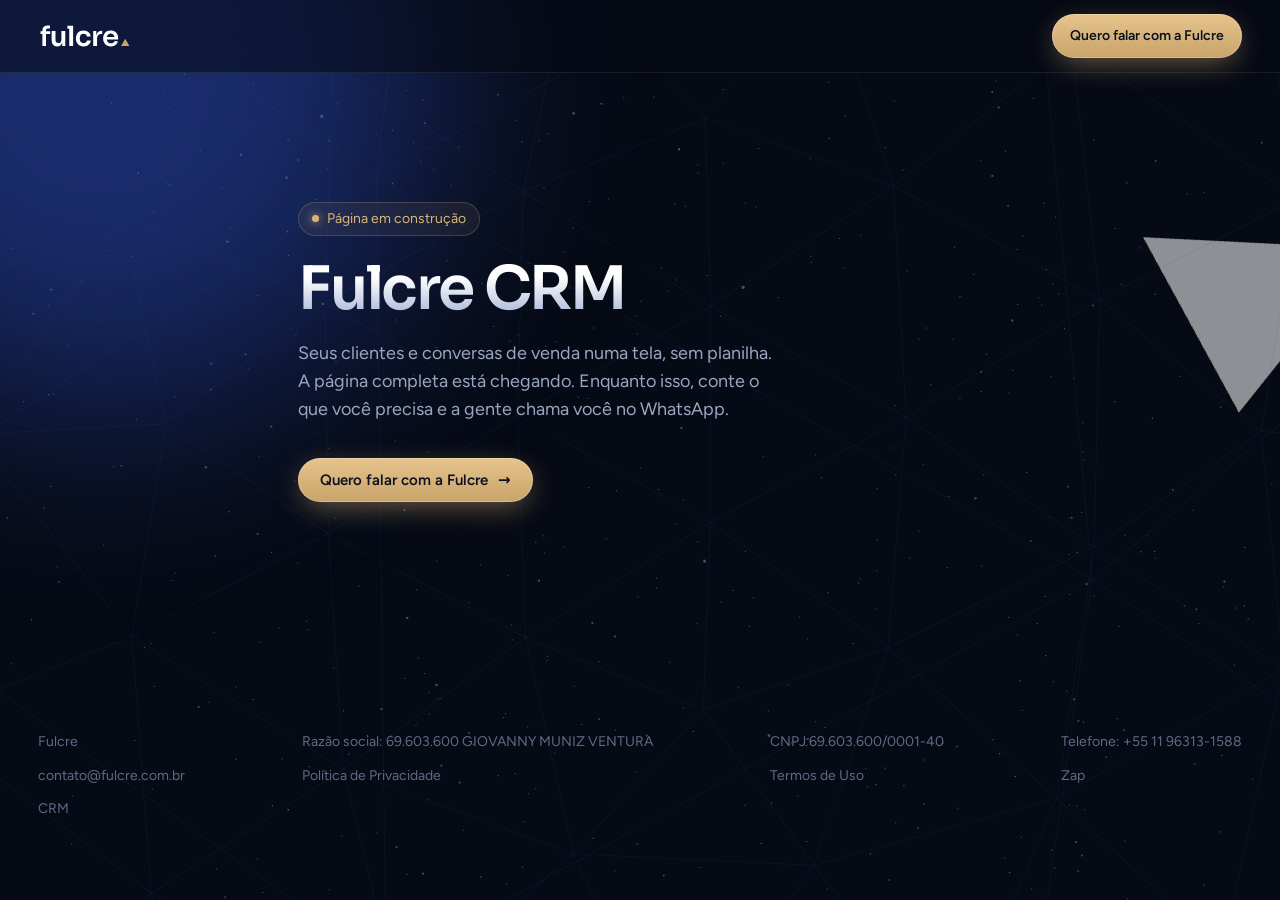
<file: crm/index.html>
<!doctype html>
<html lang="pt-BR">
<head>
<meta charset="utf-8">
<meta name="viewport" content="width=device-width,initial-scale=1,viewport-fit=cover">
<title>Fulcre CRM · Fulcre</title>
<meta name="description" content="Seus clientes e conversas de venda numa tela, sem planilha.">
<meta name="robots" content="noindex">
<meta name="theme-color" content="#060A14">
<link rel="icon" href="/favicon.ico" sizes="any">
<link rel="icon" href="/favicon.svg" type="image/svg+xml">
<link rel="apple-touch-icon" href="/apple-touch-icon.png">
<link rel="preload" href="/assets/fonts/sora.woff2" as="font" type="font/woff2" crossorigin>
<link rel="stylesheet" href="/assets/css/site.css?v=7">
</head>
<body>
<a class="skip" href="#conteudo">Pular para o conteúdo</a>
<div class="crys-bg" id="crys" aria-hidden="true"></div>
<div class="orb" aria-hidden="true"></div>
<div class="page">
<nav class="nav" aria-label="Principal"><div class="wrap nav-in">
  <a class="logo" href="/" aria-label="Fulcre, início"><img src="/assets/img/fulcre-logo.svg" alt="Fulcre" width="105" height="29"></a>
  <a class="btn btn-gold btn-sm" href="/#contato">Quero falar com a Fulcre</a>
</div></nav>
<main id="conteudo">
<section class="wrap stub">
<span class="kick"><i></i>Página em construção</span>
<h1 class="grad">Fulcre CRM</h1>
<p>Seus clientes e conversas de venda numa tela, sem planilha. A página completa está chegando. Enquanto isso, conte o que você precisa e a gente chama você no WhatsApp.</p>
<a class="btn btn-gold magnet" href="/#contato">Quero falar com a Fulcre <span class="arr" aria-hidden="true">→</span></a>
</section>
</main>
</div>
<footer><div class="wrap">
  <ul class="foot-grid">
    <li><a href="/">Fulcre</a></li>
    <li>Razão social: 69.603.600 GIOVANNY MUNIZ VENTURA</li>
    <li>CNPJ 69.603.600/0001-40</li>
    <li>Telefone: +55 11 96313-1588</li>
    <li><a href="mailto:contato@fulcre.com.br">contato@fulcre.com.br</a></li>
    <li><a href="/privacidade">Política de Privacidade</a></li>
    <li><a href="/termos">Termos de Uso</a></li>
    <li><a href="/zap">Zap</a></li>
    <li><a href="/crm">CRM</a></li>
  </ul>
</div></footer>
<script src="/assets/js/site.js?v=7"></script>
<script src="/assets/js/three.min.js" defer></script>
<script src="/assets/js/crystal.js?v=7" defer></script>
</body>
</html>
</file>
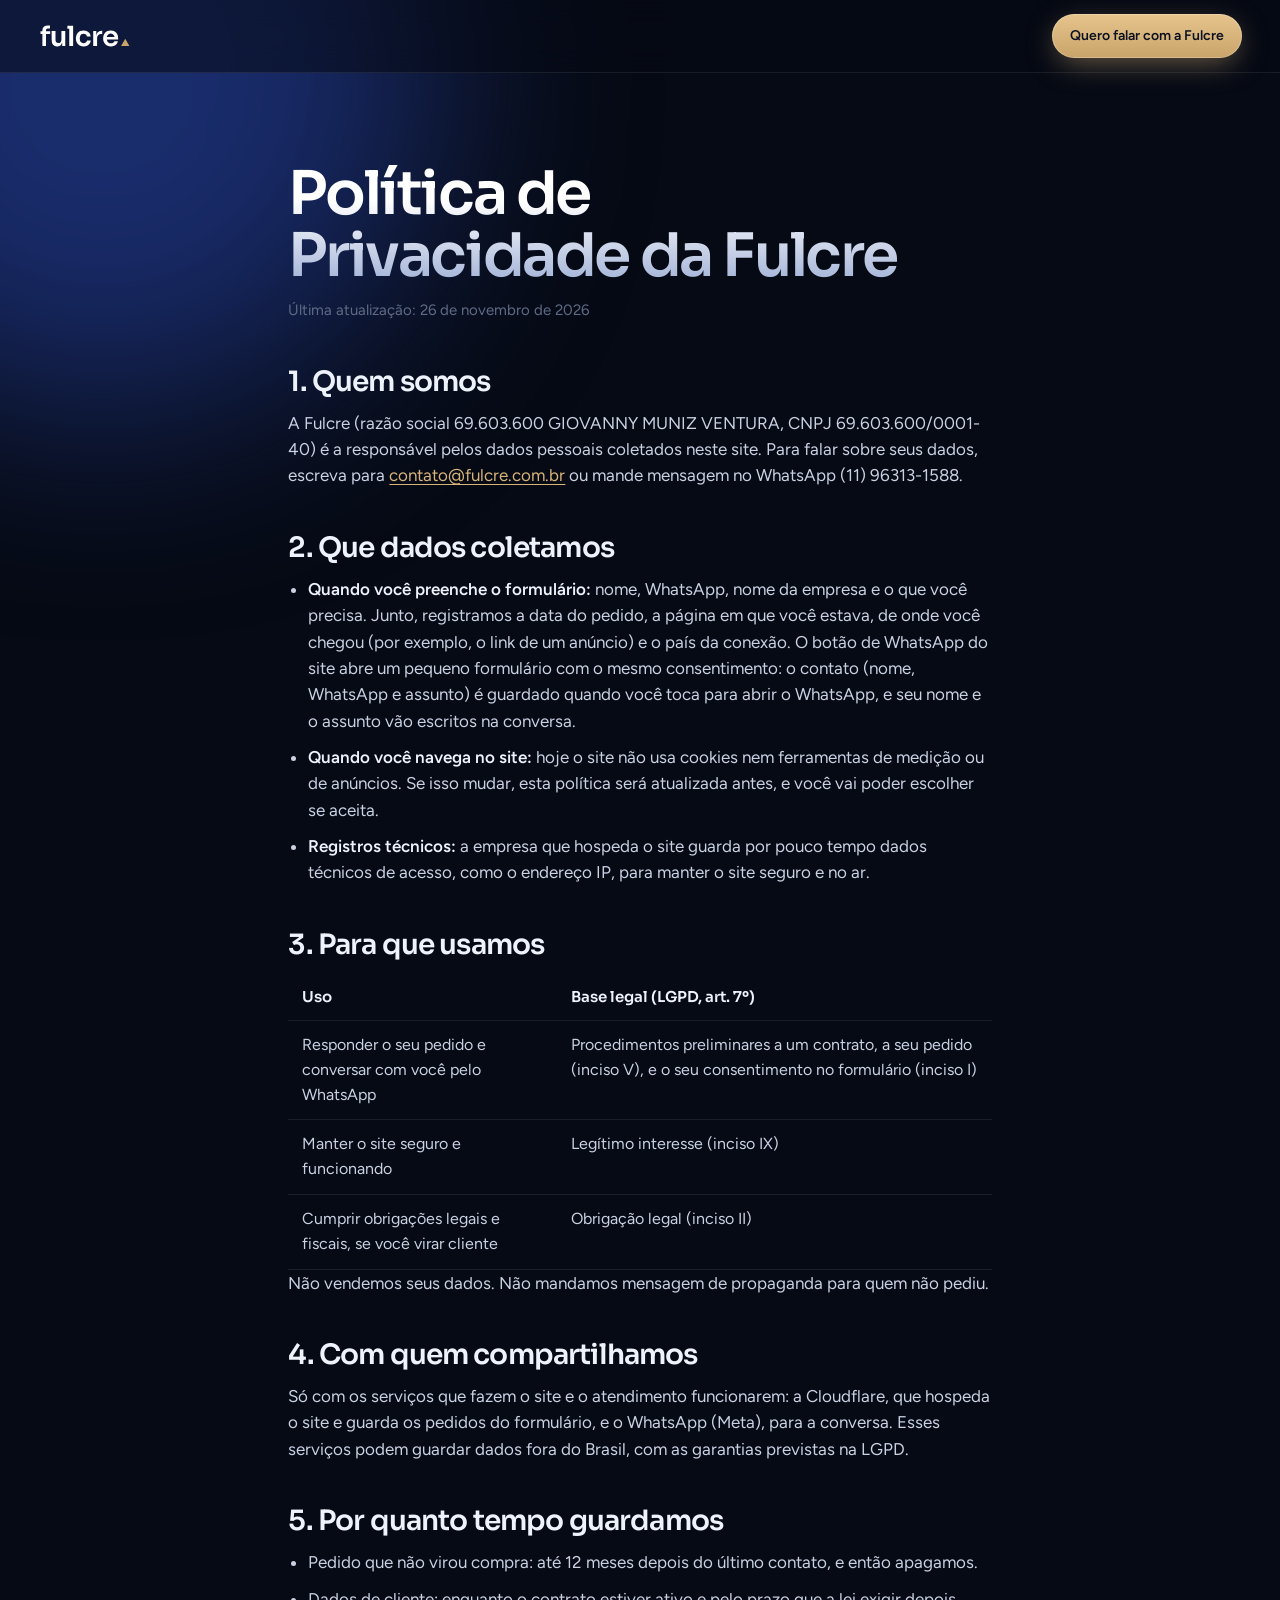
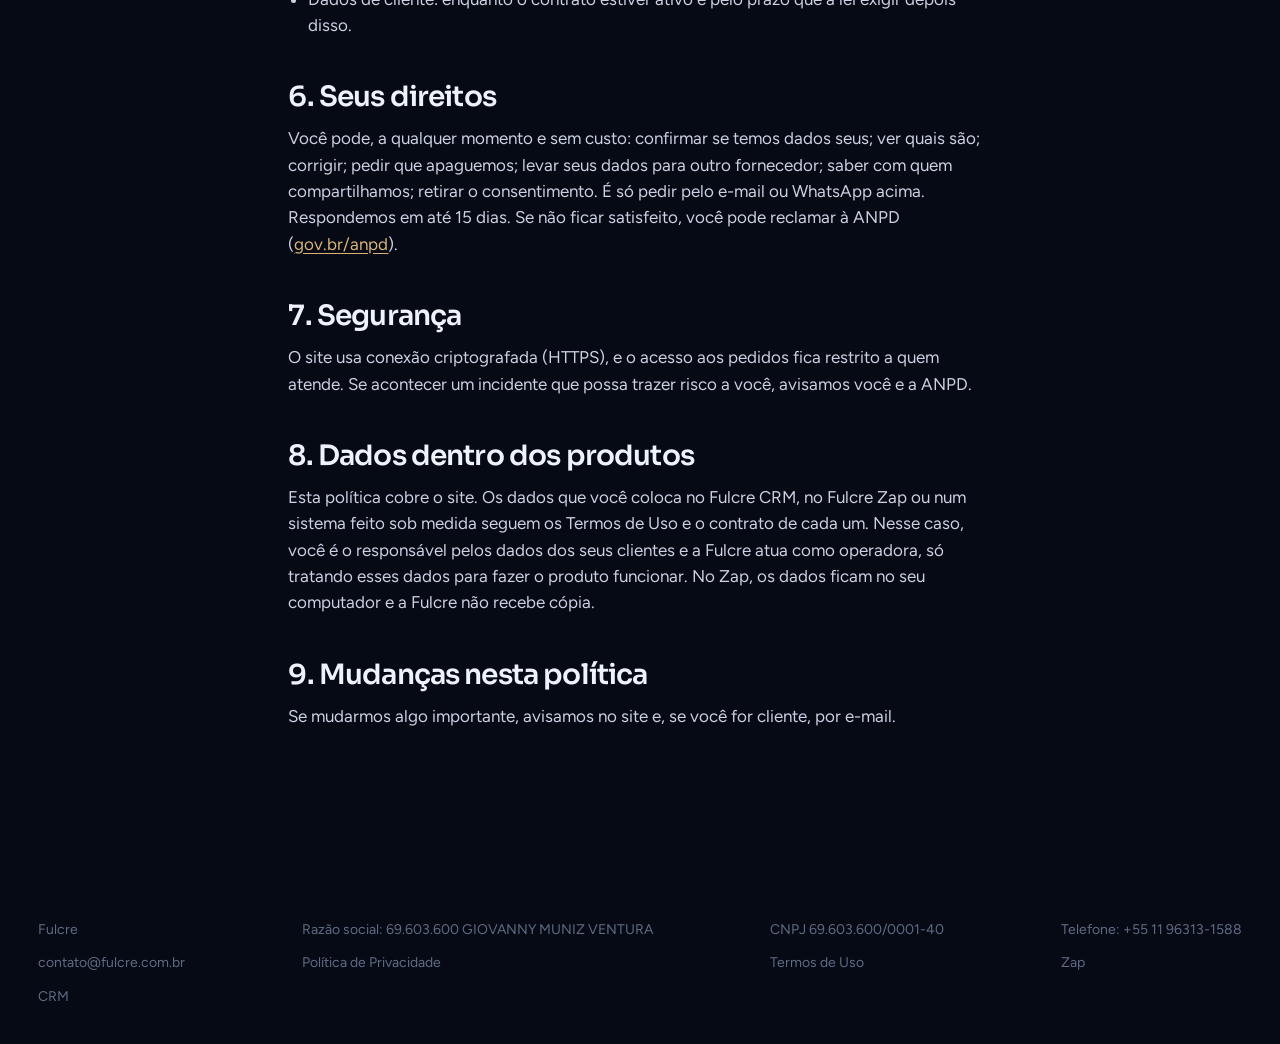
<file: privacidade/index.html>
<!doctype html>
<html lang="pt-BR">
<head>
<meta charset="utf-8">
<meta name="viewport" content="width=device-width,initial-scale=1,viewport-fit=cover">
<title>Política de Privacidade · Fulcre</title>
<meta name="description" content="Como a Fulcre trata os dados pessoais coletados no site.">
<link rel="canonical" href="https://fulcre.com.br/privacidade">
<meta name="theme-color" content="#060A14">
<link rel="icon" href="/favicon.ico" sizes="any">
<link rel="icon" href="/favicon.svg" type="image/svg+xml">
<link rel="apple-touch-icon" href="/apple-touch-icon.png">
<link rel="preload" href="/assets/fonts/sora.woff2" as="font" type="font/woff2" crossorigin>
<link rel="stylesheet" href="/assets/css/site.css?v=7">
</head>
<body>
<a class="skip" href="#conteudo">Pular para o conteúdo</a>

<div class="orb" aria-hidden="true"></div>
<div class="page">
<nav class="nav" aria-label="Principal"><div class="wrap nav-in">
  <a class="logo" href="/" aria-label="Fulcre, início"><img src="/assets/img/fulcre-logo.svg" alt="Fulcre" width="105" height="29"></a>
  <a class="btn btn-gold btn-sm" href="/#contato">Quero falar com a Fulcre</a>
</div></nav>
<main id="conteudo">
<article class="wrap legal">
<h1 class="grad">Política de Privacidade da Fulcre</h1>
<p class="upd">Última atualização: 26 de novembro de 2026</p>
<h2>1. Quem somos</h2>
<p>A Fulcre (razão social 69.603.600 GIOVANNY MUNIZ VENTURA, CNPJ 69.603.600/0001-40) é a responsável pelos dados pessoais coletados neste site. Para falar sobre seus dados, escreva para <a class="link" href="mailto:contato@fulcre.com.br">contato@fulcre.com.br</a> ou mande mensagem no WhatsApp (11) 96313-1588.</p>
<h2>2. Que dados coletamos</h2>
<ul><li><strong>Quando você preenche o formulário:</strong> nome, WhatsApp, nome da empresa e o que você precisa. Junto, registramos a data do pedido, a página em que você estava, de onde você chegou (por exemplo, o link de um anúncio) e o país da conexão. O botão de WhatsApp do site abre um pequeno formulário com o mesmo consentimento: o contato (nome, WhatsApp e assunto) é guardado quando você toca para abrir o WhatsApp, e seu nome e o assunto vão escritos na conversa.</li><li><strong>Quando você navega no site:</strong> hoje o site não usa cookies nem ferramentas de medição ou de anúncios. Se isso mudar, esta política será atualizada antes, e você vai poder escolher se aceita.</li><li><strong>Registros técnicos:</strong> a empresa que hospeda o site guarda por pouco tempo dados técnicos de acesso, como o endereço IP, para manter o site seguro e no ar.</li></ul>
<h2>3. Para que usamos</h2>
<div class="tablewrap"><table><thead><tr><th scope="col">Uso</th><th scope="col">Base legal (LGPD, art. 7º)</th></tr></thead><tbody>
<tr><td>Responder o seu pedido e conversar com você pelo WhatsApp</td><td>Procedimentos preliminares a um contrato, a seu pedido (inciso V), e o seu consentimento no formulário (inciso I)</td></tr>
<tr><td>Manter o site seguro e funcionando</td><td>Legítimo interesse (inciso IX)</td></tr>
<tr><td>Cumprir obrigações legais e fiscais, se você virar cliente</td><td>Obrigação legal (inciso II)</td></tr>
</tbody></table></div>
<p>Não vendemos seus dados. Não mandamos mensagem de propaganda para quem não pediu.</p>
<h2>4. Com quem compartilhamos</h2>
<p>Só com os serviços que fazem o site e o atendimento funcionarem: a Cloudflare, que hospeda o site e guarda os pedidos do formulário, e o WhatsApp (Meta), para a conversa. Esses serviços podem guardar dados fora do Brasil, com as garantias previstas na LGPD.</p>
<h2>5. Por quanto tempo guardamos</h2>
<ul><li>Pedido que não virou compra: até 12 meses depois do último contato, e então apagamos.</li><li>Dados de cliente: enquanto o contrato estiver ativo e pelo prazo que a lei exigir depois disso.</li></ul>
<h2>6. Seus direitos</h2>
<p>Você pode, a qualquer momento e sem custo: confirmar se temos dados seus; ver quais são; corrigir; pedir que apaguemos; levar seus dados para outro fornecedor; saber com quem compartilhamos; retirar o consentimento. É só pedir pelo e-mail ou WhatsApp acima. Respondemos em até 15 dias. Se não ficar satisfeito, você pode reclamar à ANPD (<a class="link" href="https://www.gov.br/anpd" target="_blank" rel="noopener">gov.br/anpd</a>).</p>
<h2>7. Segurança</h2>
<p>O site usa conexão criptografada (HTTPS), e o acesso aos pedidos fica restrito a quem atende. Se acontecer um incidente que possa trazer risco a você, avisamos você e a ANPD.</p>
<h2>8. Dados dentro dos produtos</h2>
<p>Esta política cobre o site. Os dados que você coloca no Fulcre CRM, no Fulcre Zap ou num sistema feito sob medida seguem os Termos de Uso e o contrato de cada um. Nesse caso, você é o responsável pelos dados dos seus clientes e a Fulcre atua como operadora, só tratando esses dados para fazer o produto funcionar. No Zap, os dados ficam no seu computador e a Fulcre não recebe cópia.</p>
<h2>9. Mudanças nesta política</h2>
<p>Se mudarmos algo importante, avisamos no site e, se você for cliente, por e-mail.</p></article>
</main>
</div>
<footer><div class="wrap">
  <ul class="foot-grid">
    <li><a href="/">Fulcre</a></li>
    <li>Razão social: 69.603.600 GIOVANNY MUNIZ VENTURA</li>
    <li>CNPJ 69.603.600/0001-40</li>
    <li>Telefone: +55 11 96313-1588</li>
    <li><a href="mailto:contato@fulcre.com.br">contato@fulcre.com.br</a></li>
    <li><a href="/privacidade">Política de Privacidade</a></li>
    <li><a href="/termos">Termos de Uso</a></li>
    <li><a href="/zap">Zap</a></li>
    <li><a href="/crm">CRM</a></li>
  </ul>
</div></footer>
<script src="/assets/js/site.js?v=7"></script>

</body>
</html>
</file>
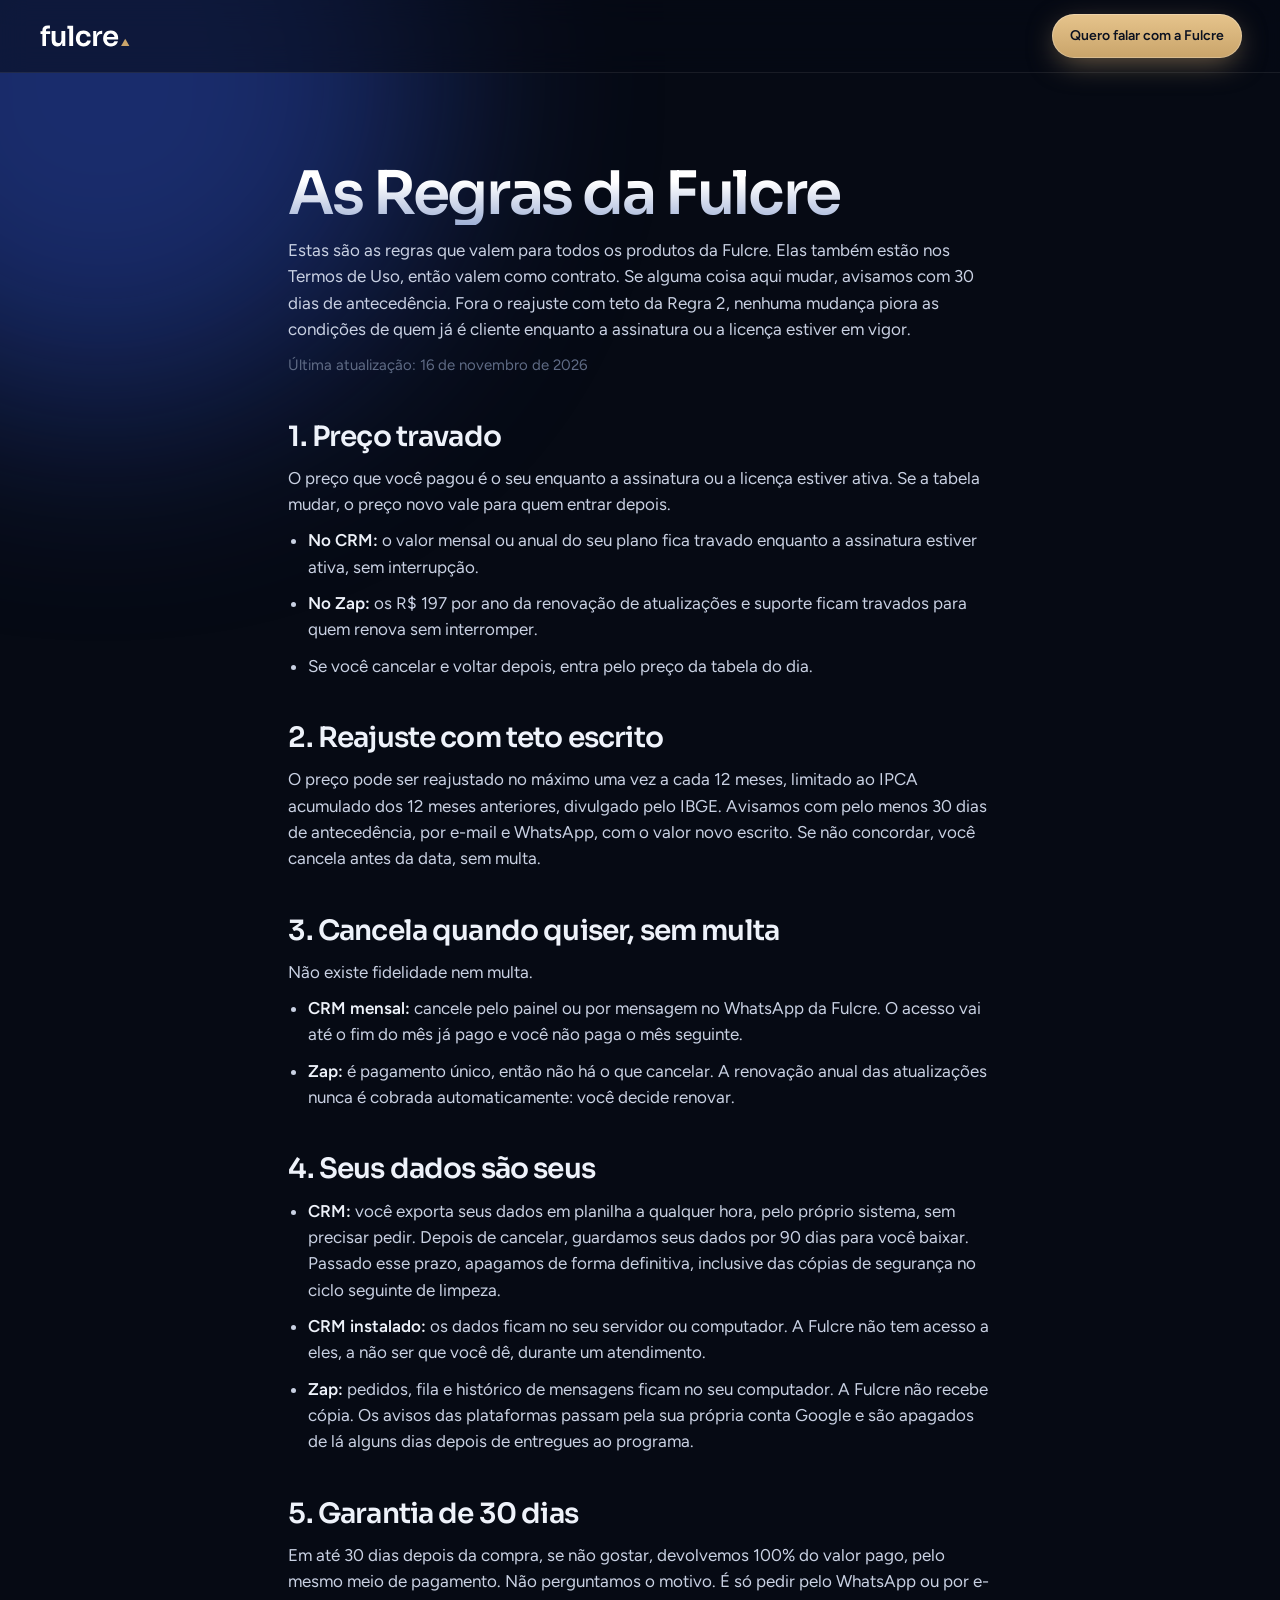
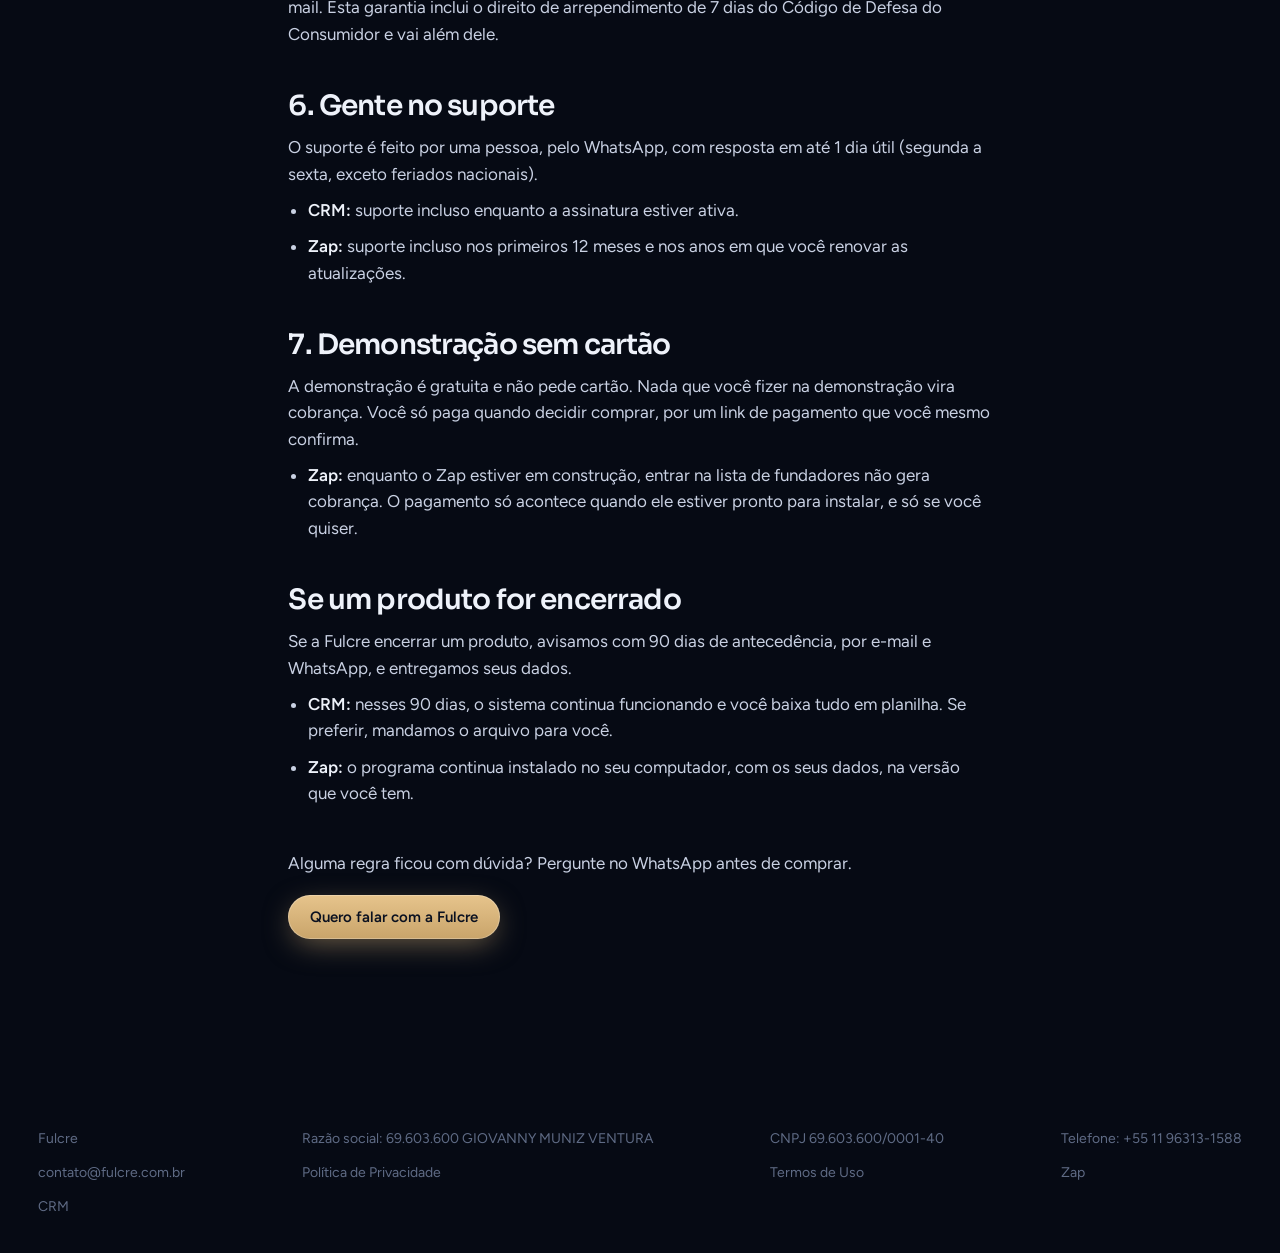
<file: regras/index.html>
<!doctype html>
<html lang="pt-BR">
<head>
<meta charset="utf-8">
<meta name="viewport" content="width=device-width,initial-scale=1,viewport-fit=cover">
<title>As Regras da Fulcre</title>
<meta name="description" content="As regras que valem para todos os produtos da Fulcre.">
<link rel="canonical" href="https://fulcre.com.br/regras">
<meta name="theme-color" content="#060A14">
<link rel="icon" href="/favicon.ico" sizes="any">
<link rel="icon" href="/favicon.svg" type="image/svg+xml">
<link rel="apple-touch-icon" href="/apple-touch-icon.png">
<link rel="preload" href="/assets/fonts/sora.woff2" as="font" type="font/woff2" crossorigin>
<link rel="stylesheet" href="/assets/css/site.css?v=7">
</head>
<body>
<a class="skip" href="#conteudo">Pular para o conteúdo</a>

<div class="orb" aria-hidden="true"></div>
<div class="page">
<nav class="nav" aria-label="Principal"><div class="wrap nav-in">
  <a class="logo" href="/" aria-label="Fulcre, início"><img src="/assets/img/fulcre-logo.svg" alt="Fulcre" width="105" height="29"></a>
  <a class="btn btn-gold btn-sm" href="/#contato">Quero falar com a Fulcre</a>
</div></nav>
<main id="conteudo">
<article class="wrap legal">
<h1 class="grad">As Regras da Fulcre</h1>
<p class="open">Estas são as regras que valem para todos os produtos da Fulcre. Elas também estão nos Termos de Uso, então valem como contrato. Se alguma coisa aqui mudar, avisamos com 30 dias de antecedência. Fora o reajuste com teto da Regra 2, nenhuma mudança piora as condições de quem já é cliente enquanto a assinatura ou a licença estiver em vigor.</p>

<p class="upd">Última atualização: 16 de novembro de 2026</p>
<h2 id="r1">1. Preço travado</h2>
<p>O preço que você pagou é o seu enquanto a assinatura ou a licença estiver ativa. Se a tabela mudar, o preço novo vale para quem entrar depois.</p>
<ul><li><strong>No CRM:</strong> o valor mensal ou anual do seu plano fica travado enquanto a assinatura estiver ativa, sem interrupção.</li><li><strong>No Zap:</strong> os R$ 197 por ano da renovação de atualizações e suporte ficam travados para quem renova sem interromper.</li><li>Se você cancelar e voltar depois, entra pelo preço da tabela do dia.</li></ul>
<h2 id="r2">2. Reajuste com teto escrito</h2>
<p>O preço pode ser reajustado no máximo uma vez a cada 12 meses, limitado ao IPCA acumulado dos 12 meses anteriores, divulgado pelo IBGE. Avisamos com pelo menos 30 dias de antecedência, por e-mail e WhatsApp, com o valor novo escrito. Se não concordar, você cancela antes da data, sem multa.</p>
<h2 id="r3">3. Cancela quando quiser, sem multa</h2>
<p>Não existe fidelidade nem multa.</p>
<ul><li><strong>CRM mensal:</strong> cancele pelo painel ou por mensagem no WhatsApp da Fulcre. O acesso vai até o fim do mês já pago e você não paga o mês seguinte.</li><li><strong>Zap:</strong> é pagamento único, então não há o que cancelar. A renovação anual das atualizações nunca é cobrada automaticamente: você decide renovar.</li></ul>
<h2 id="r4">4. Seus dados são seus</h2>
<ul><li><strong>CRM:</strong> você exporta seus dados em planilha a qualquer hora, pelo próprio sistema, sem precisar pedir. Depois de cancelar, guardamos seus dados por 90 dias para você baixar. Passado esse prazo, apagamos de forma definitiva, inclusive das cópias de segurança no ciclo seguinte de limpeza.</li><li><strong>CRM instalado:</strong> os dados ficam no seu servidor ou computador. A Fulcre não tem acesso a eles, a não ser que você dê, durante um atendimento.</li><li><strong>Zap:</strong> pedidos, fila e histórico de mensagens ficam no seu computador. A Fulcre não recebe cópia. Os avisos das plataformas passam pela sua própria conta Google e são apagados de lá alguns dias depois de entregues ao programa.</li></ul>
<h2 id="r5">5. Garantia de 30 dias</h2>
<p>Em até 30 dias depois da compra, se não gostar, devolvemos 100% do valor pago, pelo mesmo meio de pagamento. Não perguntamos o motivo. É só pedir pelo WhatsApp ou por e-mail.  Esta garantia inclui o direito de arrependimento de 7 dias do Código de Defesa do Consumidor e vai além dele.</p>
<h2 id="r6">6. Gente no suporte</h2>
<p>O suporte é feito por uma pessoa, pelo WhatsApp, com resposta em até 1 dia útil (segunda a sexta, exceto feriados nacionais).</p>
<ul><li><strong>CRM:</strong> suporte incluso enquanto a assinatura estiver ativa.</li><li><strong>Zap:</strong> suporte incluso nos primeiros 12 meses e nos anos em que você renovar as atualizações.</li></ul>
<h2 id="r7">7. Demonstração sem cartão</h2>
<p>A demonstração é gratuita e não pede cartão. Nada que você fizer na demonstração vira cobrança. Você só paga quando decidir comprar, por um link de pagamento que você mesmo confirma.</p>
<ul><li><strong>Zap:</strong> enquanto o Zap estiver em construção, entrar na lista de fundadores não gera cobrança. O pagamento só acontece quando ele estiver pronto para instalar, e só se você quiser.</li></ul>
<h2 id="encerramento">Se um produto for encerrado</h2>
<p>Se a Fulcre encerrar um produto, avisamos com 90 dias de antecedência, por e-mail e WhatsApp, e entregamos seus dados.</p>
<ul><li><strong>CRM:</strong> nesses 90 dias, o sistema continua funcionando e você baixa tudo em planilha. Se preferir, mandamos o arquivo para você.</li><li><strong>Zap:</strong> o programa continua instalado no seu computador, com os seus dados, na versão que você tem.</li></ul>
<div class="close" style="margin-top:44px;display:grid;gap:18px;justify-items:start"><p>Alguma regra ficou com dúvida? Pergunte no WhatsApp antes de comprar.</p><a class="btn btn-gold" href="/#contato">Quero falar com a Fulcre</a></div></article>
</main>
</div>
<footer><div class="wrap">
  <ul class="foot-grid">
    <li><a href="/">Fulcre</a></li>
    <li>Razão social: 69.603.600 GIOVANNY MUNIZ VENTURA</li>
    <li>CNPJ 69.603.600/0001-40</li>
    <li>Telefone: +55 11 96313-1588</li>
    <li><a href="mailto:contato@fulcre.com.br">contato@fulcre.com.br</a></li>
    <li><a href="/privacidade">Política de Privacidade</a></li>
    <li><a href="/termos">Termos de Uso</a></li>
    <li><a href="/zap">Zap</a></li>
    <li><a href="/crm">CRM</a></li>
  </ul>
</div></footer>
<script src="/assets/js/site.js?v=7"></script>

</body>
</html>
</file>
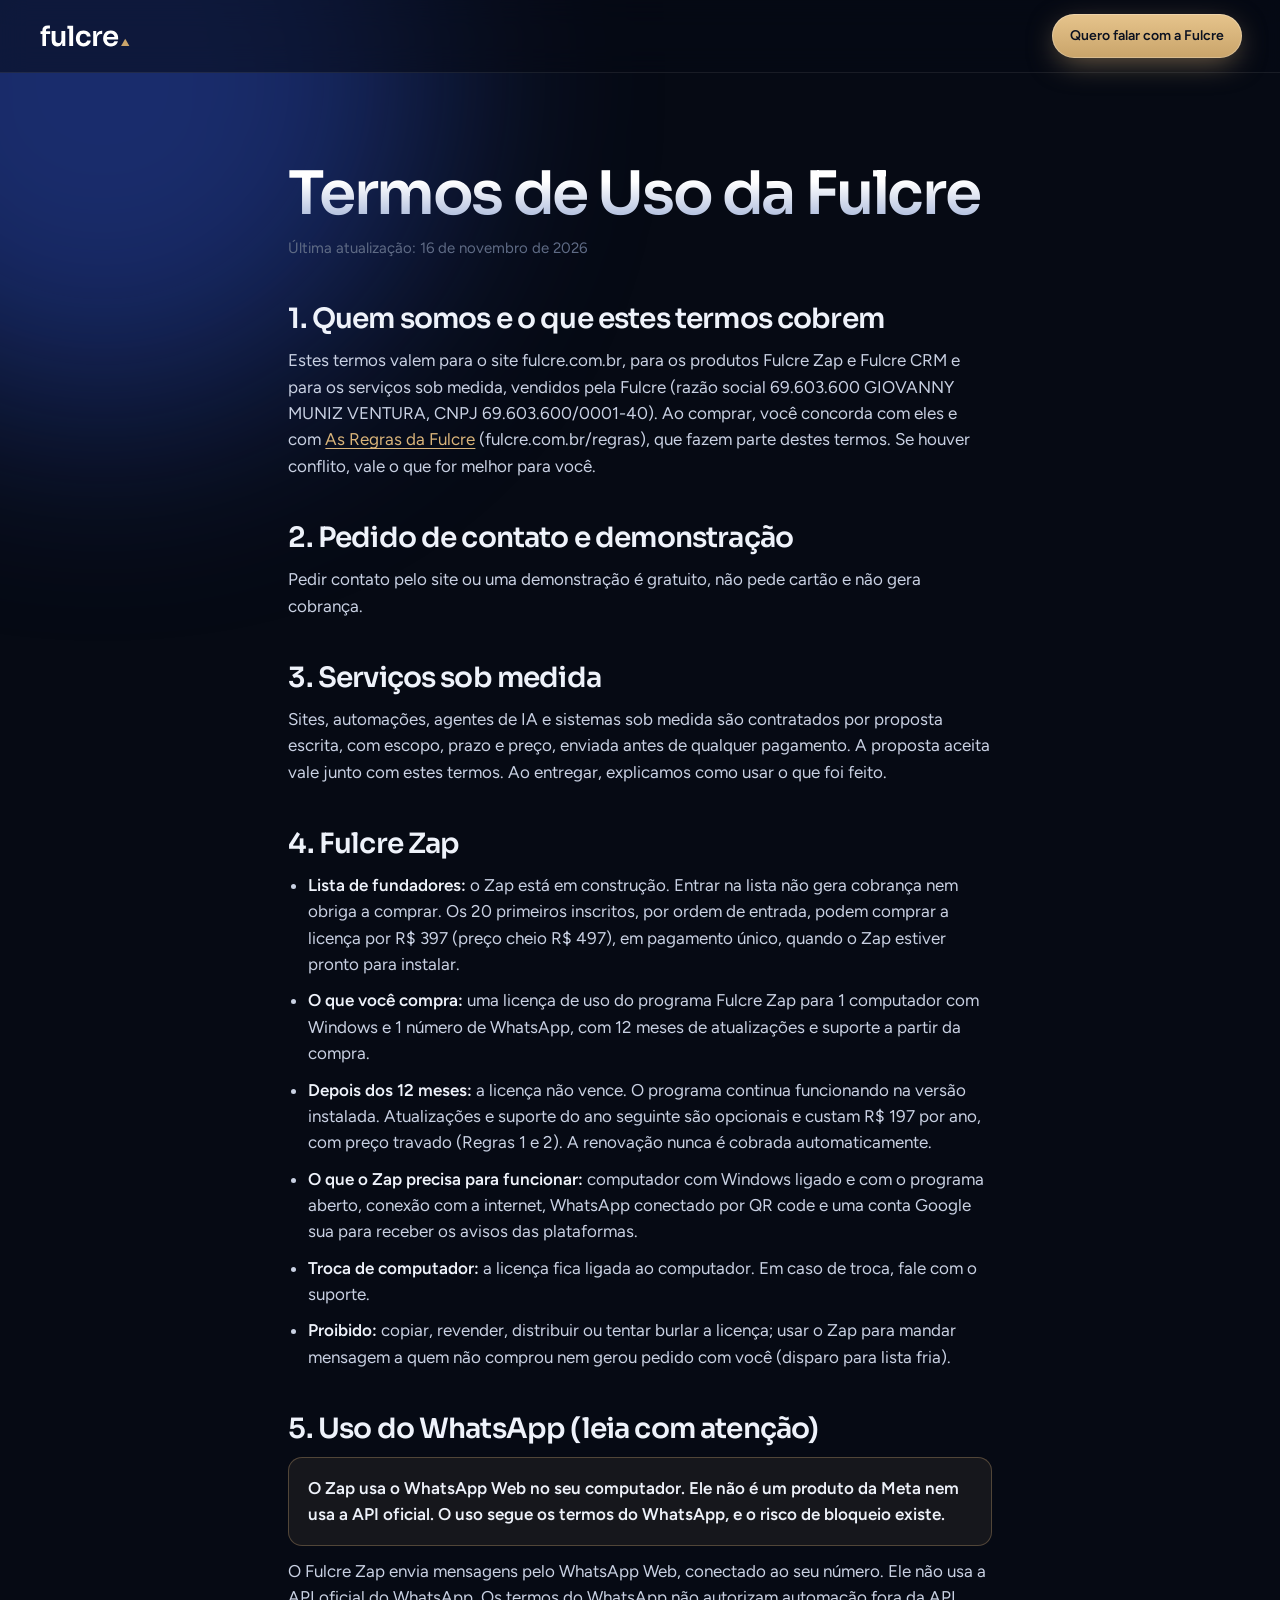
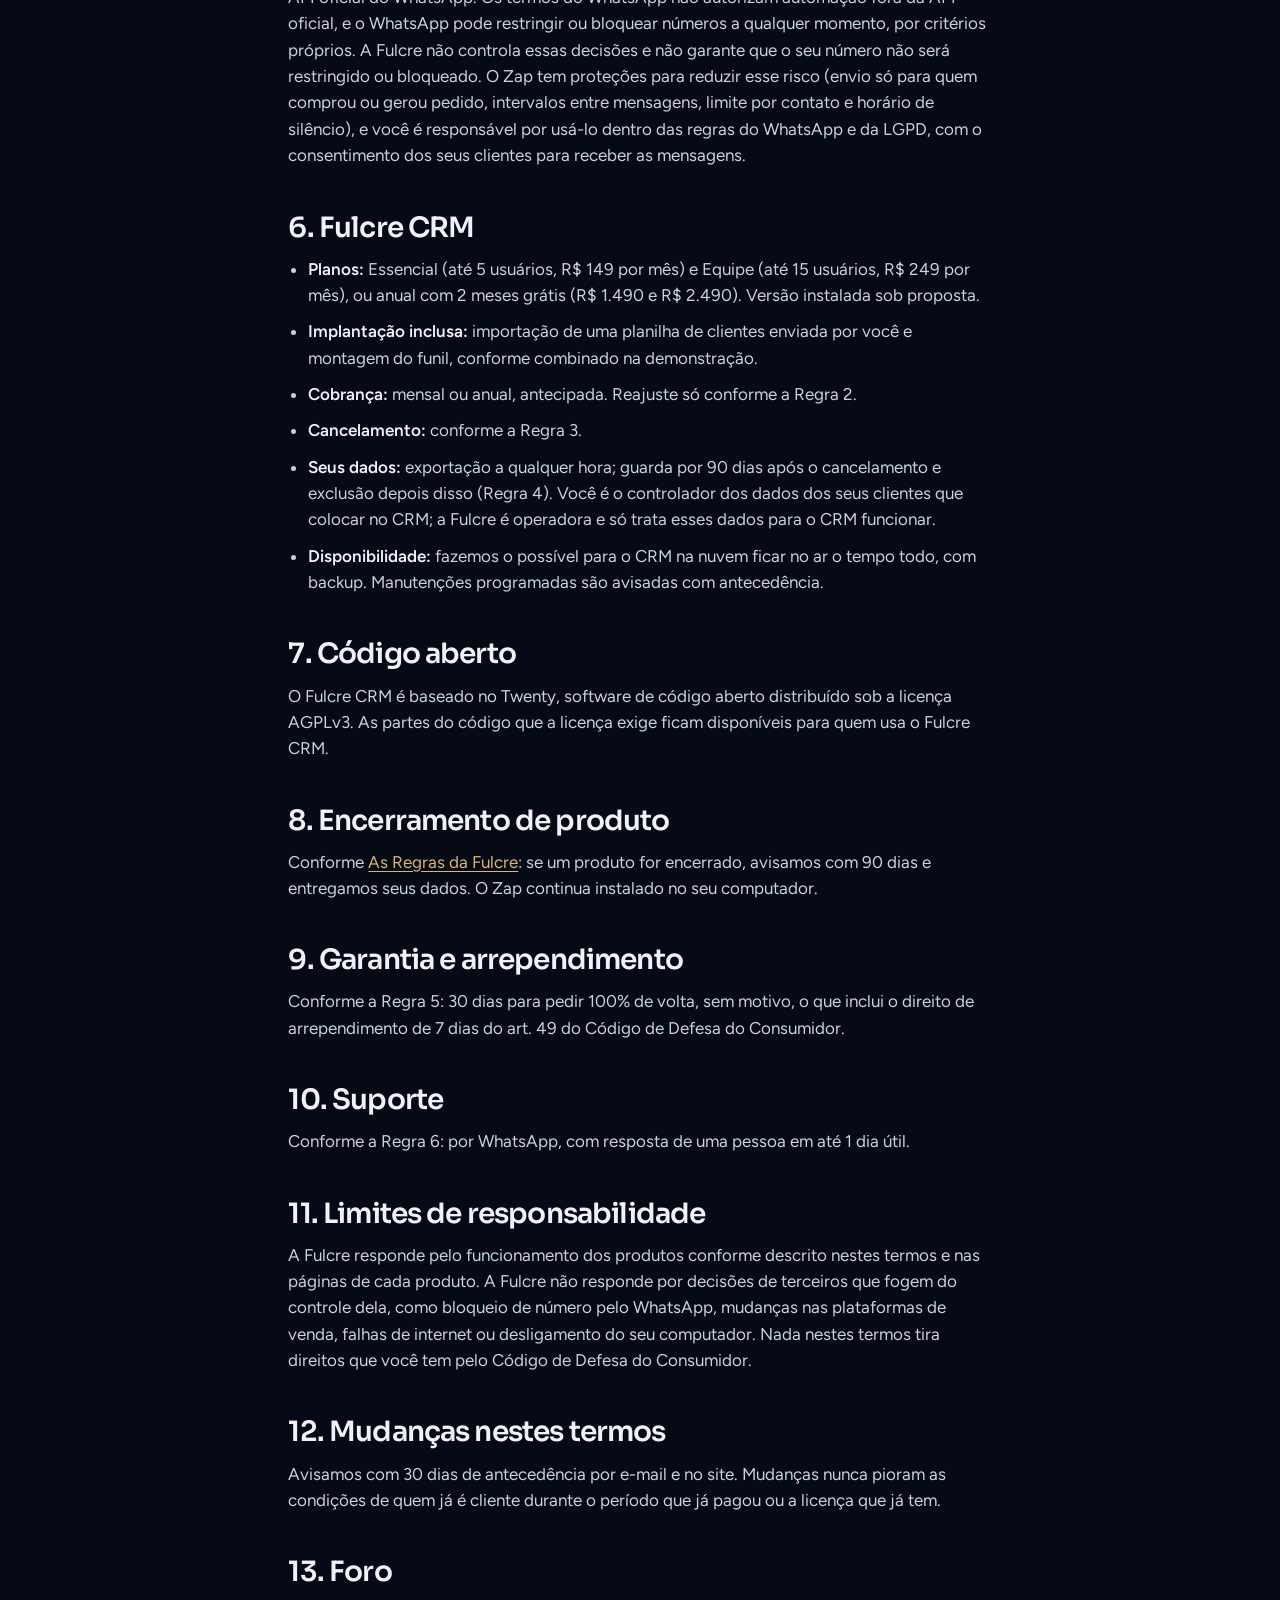
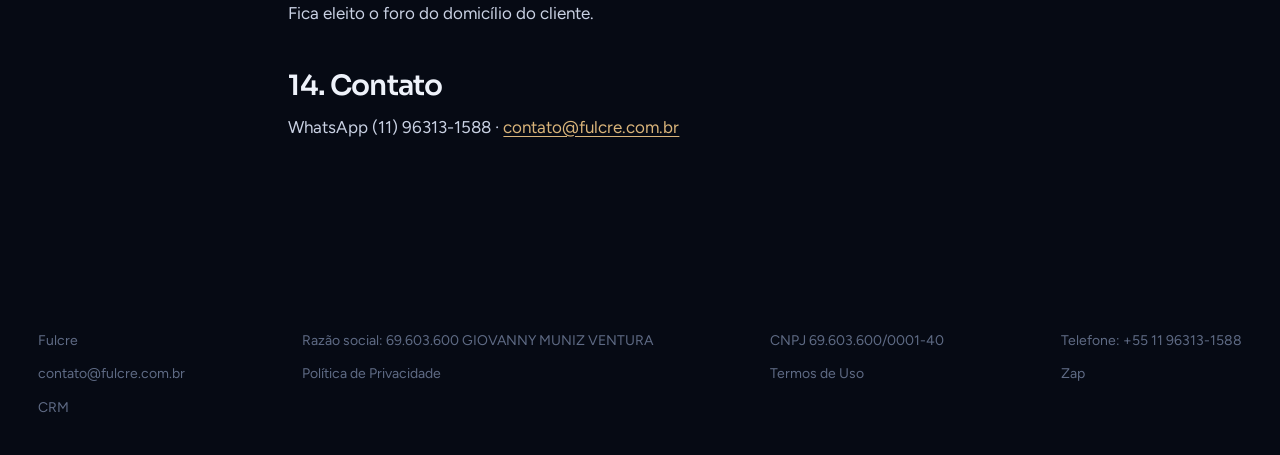
<file: termos/index.html>
<!doctype html>
<html lang="pt-BR">
<head>
<meta charset="utf-8">
<meta name="viewport" content="width=device-width,initial-scale=1,viewport-fit=cover">
<title>Termos de Uso · Fulcre</title>
<meta name="description" content="Termos de uso do site, dos produtos e dos serviços da Fulcre.">
<link rel="canonical" href="https://fulcre.com.br/termos">
<meta name="theme-color" content="#060A14">
<link rel="icon" href="/favicon.ico" sizes="any">
<link rel="icon" href="/favicon.svg" type="image/svg+xml">
<link rel="apple-touch-icon" href="/apple-touch-icon.png">
<link rel="preload" href="/assets/fonts/sora.woff2" as="font" type="font/woff2" crossorigin>
<link rel="stylesheet" href="/assets/css/site.css?v=7">
</head>
<body>
<a class="skip" href="#conteudo">Pular para o conteúdo</a>

<div class="orb" aria-hidden="true"></div>
<div class="page">
<nav class="nav" aria-label="Principal"><div class="wrap nav-in">
  <a class="logo" href="/" aria-label="Fulcre, início"><img src="/assets/img/fulcre-logo.svg" alt="Fulcre" width="105" height="29"></a>
  <a class="btn btn-gold btn-sm" href="/#contato">Quero falar com a Fulcre</a>
</div></nav>
<main id="conteudo">
<article class="wrap legal">
<h1 class="grad">Termos de Uso da Fulcre</h1>
<p class="upd">Última atualização: 16 de novembro de 2026</p>
<h2>1. Quem somos e o que estes termos cobrem</h2>
<p>Estes termos valem para o site fulcre.com.br, para os produtos Fulcre Zap e Fulcre CRM e para os serviços sob medida, vendidos pela Fulcre (razão social 69.603.600 GIOVANNY MUNIZ VENTURA, CNPJ 69.603.600/0001-40). Ao comprar, você concorda com eles e com <a class="link" href="/regras">As Regras da Fulcre</a> (fulcre.com.br/regras), que fazem parte destes termos. Se houver conflito, vale o que for melhor para você.</p>
<h2>2. Pedido de contato e demonstração</h2>
<p>Pedir contato pelo site ou uma demonstração é gratuito, não pede cartão e não gera cobrança.</p>
<h2>3. Serviços sob medida</h2>
<p>Sites, automações, agentes de IA e sistemas sob medida são contratados por proposta escrita, com escopo, prazo e preço, enviada antes de qualquer pagamento. A proposta aceita vale junto com estes termos. Ao entregar, explicamos como usar o que foi feito.</p>
<h2>4. Fulcre Zap</h2>
<ul><li><strong>Lista de fundadores:</strong> o Zap está em construção. Entrar na lista não gera cobrança nem obriga a comprar. Os 20 primeiros inscritos, por ordem de entrada, podem comprar a licença por R$ 397 (preço cheio R$ 497), em pagamento único, quando o Zap estiver pronto para instalar.</li><li><strong>O que você compra:</strong> uma licença de uso do programa Fulcre Zap para 1 computador com Windows e 1 número de WhatsApp, com 12 meses de atualizações e suporte a partir da compra.</li><li><strong>Depois dos 12 meses:</strong> a licença não vence. O programa continua funcionando na versão instalada. Atualizações e suporte do ano seguinte são opcionais e custam R$ 197 por ano, com preço travado (Regras 1 e 2). A renovação nunca é cobrada automaticamente.</li><li><strong>O que o Zap precisa para funcionar:</strong> computador com Windows ligado e com o programa aberto, conexão com a internet, WhatsApp conectado por QR code e uma conta Google sua para receber os avisos das plataformas.</li><li><strong>Troca de computador:</strong> a licença fica ligada ao computador. Em caso de troca, fale com o suporte.</li><li><strong>Proibido:</strong> copiar, revender, distribuir ou tentar burlar a licença; usar o Zap para mandar mensagem a quem não comprou nem gerou pedido com você (disparo para lista fria).</li></ul>
<h2>5. Uso do WhatsApp (leia com atenção)</h2>
<p class="alert"><strong>O Zap usa o WhatsApp Web no seu computador. Ele não é um produto da Meta nem usa a API oficial. O uso segue os termos do WhatsApp, e o risco de bloqueio existe.</strong></p>
<p>O Fulcre Zap envia mensagens pelo WhatsApp Web, conectado ao seu número. Ele não usa a API oficial do WhatsApp. Os termos do WhatsApp não autorizam automação fora da API oficial, e o WhatsApp pode restringir ou bloquear números a qualquer momento, por critérios próprios. A Fulcre não controla essas decisões e não garante que o seu número não será restringido ou bloqueado. O Zap tem proteções para reduzir esse risco (envio só para quem comprou ou gerou pedido, intervalos entre mensagens, limite por contato e horário de silêncio), e você é responsável por usá-lo dentro das regras do WhatsApp e da LGPD, com o consentimento dos seus clientes para receber as mensagens.</p>
<h2>6. Fulcre CRM</h2>
<ul><li><strong>Planos:</strong> Essencial (até 5 usuários, R$ 149 por mês) e Equipe (até 15 usuários, R$ 249 por mês), ou anual com 2 meses grátis (R$ 1.490 e R$ 2.490). Versão instalada sob proposta.</li><li><strong>Implantação inclusa:</strong> importação de uma planilha de clientes enviada por você e montagem do funil, conforme combinado na demonstração.</li><li><strong>Cobrança:</strong> mensal ou anual, antecipada. Reajuste só conforme a Regra 2.</li><li><strong>Cancelamento:</strong> conforme a Regra 3.</li><li><strong>Seus dados:</strong> exportação a qualquer hora; guarda por 90 dias após o cancelamento e exclusão depois disso (Regra 4). Você é o controlador dos dados dos seus clientes que colocar no CRM; a Fulcre é operadora e só trata esses dados para o CRM funcionar.</li><li><strong>Disponibilidade:</strong> fazemos o possível para o CRM na nuvem ficar no ar o tempo todo, com backup. Manutenções programadas são avisadas com antecedência.</li></ul>
<h2>7. Código aberto</h2>
<p>O Fulcre CRM é baseado no Twenty, software de código aberto distribuído sob a licença AGPLv3. As partes do código que a licença exige ficam disponíveis para quem usa o Fulcre CRM.</p>
<h2>8. Encerramento de produto</h2>
<p>Conforme <a class="link" href="/regras#encerramento">As Regras da Fulcre</a>: se um produto for encerrado, avisamos com 90 dias e entregamos seus dados. O Zap continua instalado no seu computador.</p>
<h2>9. Garantia e arrependimento</h2>
<p>Conforme a Regra 5: 30 dias para pedir 100% de volta, sem motivo, o que inclui o direito de arrependimento de 7 dias do art. 49 do Código de Defesa do Consumidor.</p>
<h2>10. Suporte</h2>
<p>Conforme a Regra 6: por WhatsApp, com resposta de uma pessoa em até 1 dia útil.</p>
<h2>11. Limites de responsabilidade</h2>
<p>A Fulcre responde pelo funcionamento dos produtos conforme descrito nestes termos e nas páginas de cada produto. A Fulcre não responde por decisões de terceiros que fogem do controle dela, como bloqueio de número pelo WhatsApp, mudanças nas plataformas de venda, falhas de internet ou desligamento do seu computador. Nada nestes termos tira direitos que você tem pelo Código de Defesa do Consumidor.</p>
<h2>12. Mudanças nestes termos</h2>
<p>Avisamos com 30 dias de antecedência por e-mail e no site. Mudanças nunca pioram as condições de quem já é cliente durante o período que já pagou ou a licença que já tem.</p>
<h2>13. Foro</h2>
<p>Fica eleito o foro do domicílio do cliente.</p>
<h2>14. Contato</h2>
<p>WhatsApp (11) 96313-1588 · <a class="link" href="mailto:contato@fulcre.com.br">contato@fulcre.com.br</a></p></article>
</main>
</div>
<footer><div class="wrap">
  <ul class="foot-grid">
    <li><a href="/">Fulcre</a></li>
    <li>Razão social: 69.603.600 GIOVANNY MUNIZ VENTURA</li>
    <li>CNPJ 69.603.600/0001-40</li>
    <li>Telefone: +55 11 96313-1588</li>
    <li><a href="mailto:contato@fulcre.com.br">contato@fulcre.com.br</a></li>
    <li><a href="/privacidade">Política de Privacidade</a></li>
    <li><a href="/termos">Termos de Uso</a></li>
    <li><a href="/zap">Zap</a></li>
    <li><a href="/crm">CRM</a></li>
  </ul>
</div></footer>
<script src="/assets/js/site.js?v=7"></script>

</body>
</html>
</file>
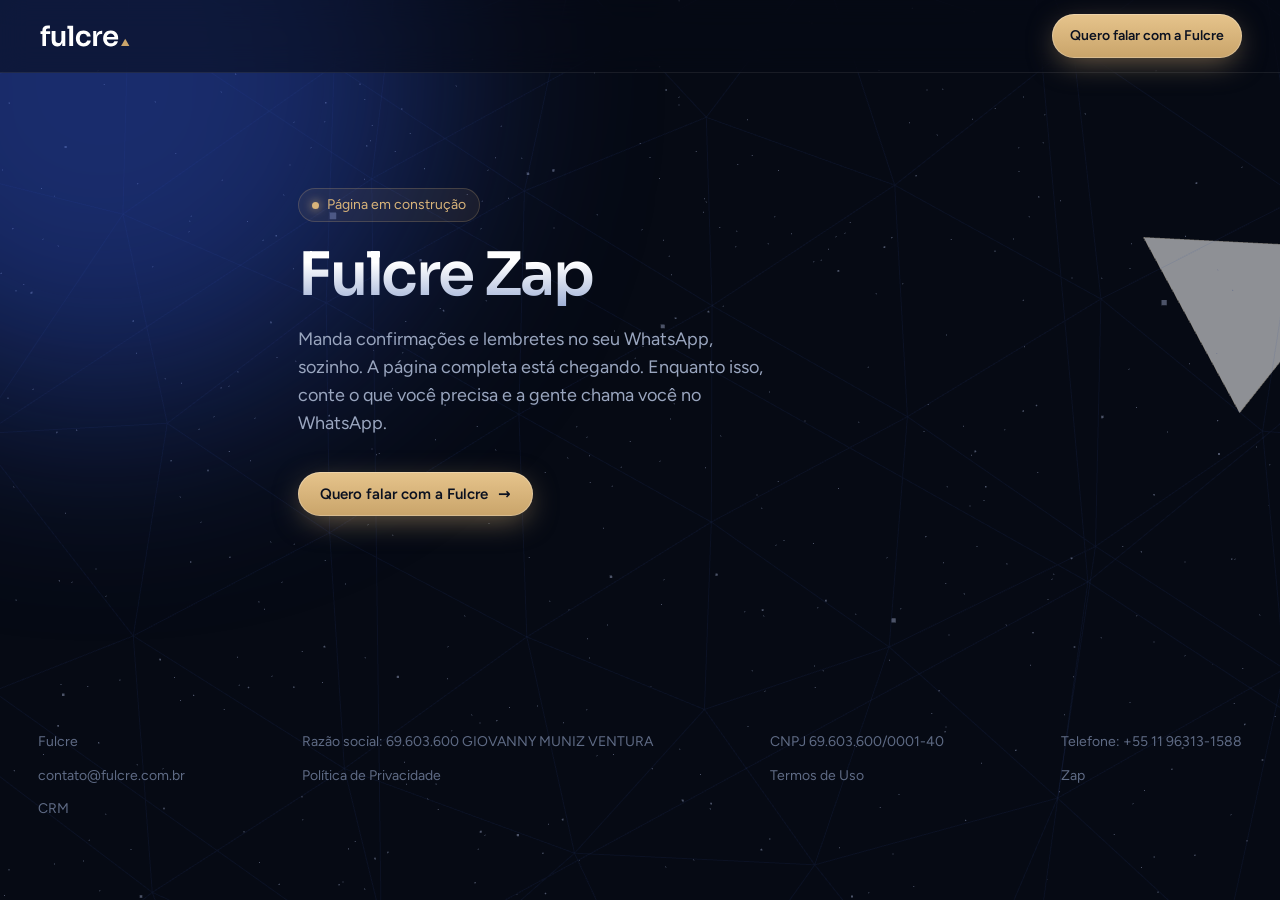
<file: zap/index.html>
<!doctype html>
<html lang="pt-BR">
<head>
<meta charset="utf-8">
<meta name="viewport" content="width=device-width,initial-scale=1,viewport-fit=cover">
<title>Fulcre Zap · Fulcre</title>
<meta name="description" content="Manda confirmações e lembretes no seu WhatsApp, sozinho.">
<meta name="robots" content="noindex">
<meta name="theme-color" content="#060A14">
<link rel="icon" href="/favicon.ico" sizes="any">
<link rel="icon" href="/favicon.svg" type="image/svg+xml">
<link rel="apple-touch-icon" href="/apple-touch-icon.png">
<link rel="preload" href="/assets/fonts/sora.woff2" as="font" type="font/woff2" crossorigin>
<link rel="stylesheet" href="/assets/css/site.css?v=7">
</head>
<body>
<a class="skip" href="#conteudo">Pular para o conteúdo</a>
<div class="crys-bg" id="crys" aria-hidden="true"></div>
<div class="orb" aria-hidden="true"></div>
<div class="page">
<nav class="nav" aria-label="Principal"><div class="wrap nav-in">
  <a class="logo" href="/" aria-label="Fulcre, início"><img src="/assets/img/fulcre-logo.svg" alt="Fulcre" width="105" height="29"></a>
  <a class="btn btn-gold btn-sm" href="/#contato">Quero falar com a Fulcre</a>
</div></nav>
<main id="conteudo">
<section class="wrap stub">
<span class="kick"><i></i>Página em construção</span>
<h1 class="grad">Fulcre Zap</h1>
<p>Manda confirmações e lembretes no seu WhatsApp, sozinho. A página completa está chegando. Enquanto isso, conte o que você precisa e a gente chama você no WhatsApp.</p>
<a class="btn btn-gold magnet" href="/#contato">Quero falar com a Fulcre <span class="arr" aria-hidden="true">→</span></a>
</section>
</main>
</div>
<footer><div class="wrap">
  <ul class="foot-grid">
    <li><a href="/">Fulcre</a></li>
    <li>Razão social: 69.603.600 GIOVANNY MUNIZ VENTURA</li>
    <li>CNPJ 69.603.600/0001-40</li>
    <li>Telefone: +55 11 96313-1588</li>
    <li><a href="mailto:contato@fulcre.com.br">contato@fulcre.com.br</a></li>
    <li><a href="/privacidade">Política de Privacidade</a></li>
    <li><a href="/termos">Termos de Uso</a></li>
    <li><a href="/zap">Zap</a></li>
    <li><a href="/crm">CRM</a></li>
  </ul>
</div></footer>
<script src="/assets/js/site.js?v=7"></script>
<script src="/assets/js/three.min.js" defer></script>
<script src="/assets/js/crystal.js?v=7" defer></script>
</body>
</html>
</file>
<file: assets/css/site.css>
/* Fulcre · site de produção · base visual: Direção H (Conexões + Cristal) */
@font-face{font-family:'Figtree';font-style:normal;font-weight:400 600;font-display:swap;src:url(../fonts/figtree.woff2) format('woff2')}
@font-face{font-family:'Sora';font-style:normal;font-weight:500 700;font-display:swap;src:url(../fonts/sora.woff2) format('woff2')}

:root{--ground:#060A14;--ink:#EEF2FA;--soft:#9AA6BF;--dim:#5F6B85;--blue:#3D63E8;--blue2:#2D4FC4;--gold:#D9B47A;--gold2:#C9A46A;--line:rgba(255,255,255,.08);--card:rgba(255,255,255,.035);color-scheme:dark;
/* Tokens v4 · escala tipográfica e ritmo (computador x celular via clamp) */
--c-prod:#D9B47A;--c-svc:#5B82FF;
--fs-h1:clamp(32px,4.4vw + 16px,60px);
--fs-h2:clamp(24px,2.2vw + 17px,38px);
--fs-h3:clamp(21px,1.4vw + 16px,28px);
--fs-lede:clamp(16px,.4vw + 14.5px,18px);
--fs-body:clamp(15px,.35vw + 13.8px,18px);
--fs-list:clamp(16px,.5vw + 14px,20px);
--fs-small:14px;
--fs-btn:15px;
--btn-h:44px;
--sp-section:clamp(56px,7vw + 28px,112px)}
*,*::before,*::after{box-sizing:border-box;margin:0;padding:0}
html{-webkit-text-size-adjust:100%;scroll-behavior:smooth;overflow-x:clip;scroll-padding-top:80px}
body{font-family:'Figtree',system-ui,sans-serif;font-size:var(--fs-body);line-height:1.55;background:var(--ground);color:var(--ink);-webkit-font-smoothing:antialiased;overflow-x:clip}
h1,h2,h3{font-family:'Sora',sans-serif;font-weight:600;letter-spacing:-.04em;line-height:1.04;text-wrap:balance}
/* p{text-wrap:pretty} removido na T7: custava ~1,3 s de layout no celular lento (CPU 4x). Titulos seguem com balance. */
a{color:inherit;text-decoration:none}
img,svg{display:block;max-width:100%}
button{font:inherit;cursor:pointer;border:0;background:none;color:inherit}
:focus-visible{outline:3px solid var(--gold);outline-offset:3px;border-radius:6px}
::selection{background:var(--gold);color:#101B30}
.wrap{padding-inline:clamp(16px,3vw,40px);max-width:1280px;margin-inline:auto;width:100%}
.skip{position:absolute;left:-9999px;top:8px;z-index:100;background:var(--gold);color:#101B30;padding:10px 16px;border-radius:10px;font-weight:600}
.skip:focus{left:8px}
.sr{position:absolute;width:1px;height:1px;overflow:hidden;clip:rect(0 0 0 0);white-space:nowrap}

/* Fundo vivo: cristal 3D + orbe */
.crys-bg{position:fixed;inset:0;z-index:0;pointer-events:none;opacity:.55;transition:opacity .6s}
.crys-bg canvas{width:100%!important;height:100%!important;display:block}
.crys-bg.nogl{background:radial-gradient(circle at 70% 25%,rgba(217,180,122,.12),transparent 45%)}
.orb{position:fixed;border-radius:50%;filter:blur(110px);pointer-events:none;z-index:0;opacity:.5;width:52vw;height:52vw;background:#2D4FC4;left:-18vw;top:-20vw;animation:drift1 22s ease-in-out infinite alternate}
@keyframes drift1{to{transform:translate(14vw,10vh) scale(1.15)}}
.page{position:relative;z-index:1}

/* Navegação */
.nav{position:sticky;top:0;z-index:40;background:rgba(6,10,20,.55);backdrop-filter:blur(14px);-webkit-backdrop-filter:blur(14px);border-bottom:1px solid var(--line)}
.nav-in{display:flex;align-items:center;justify-content:space-between;gap:24px;padding-block:14px}
.nav .logo img{height:26px;width:auto}
.nav ul{display:flex;gap:30px;list-style:none;font-size:15px;color:var(--soft)}
.nav ul a{transition:color .2s}
.nav ul a:hover{color:var(--ink)}
@media(max-width:900px){.nav ul{display:none}}
@media(max-width:420px){.nav .btn-sm{padding:10px 14px;font-size:13.5px}}

/* Topo da home v4: logo no centro e menu a direita no celular; logo a esquerda e 4 links no computador. Sem botao de acao. */
/* 26/11: o topo tem sempre vidro escuro e a linha de baixo (o fundo da pagina nao "invade" o cabecalho) */
.nav-v4{background:rgba(6,10,20,.6);border-bottom-color:var(--line);transition:background-color .3s}
.nav-v4[data-scrolled],.nav-v4.is-open{background:rgba(6,10,20,.78)}
.nav-v4 .nav-cta{display:none}
.nav-v4 .nav-in{display:grid;grid-template-columns:44px 1fr 44px;align-items:center;gap:0;padding-block:10px}
.nav-v4 .logo{justify-self:center;display:inline-flex;align-items:center;min-height:44px}
.nav-v4 .nav-sp{display:block;width:44px;height:44px}
.nav-btn{width:44px;height:44px;display:grid;place-items:center;border-radius:50%;color:var(--ink);background:transparent;border:0;cursor:pointer;transition:background-color .2s,transform .15s cubic-bezier(.2,.8,.2,1)}
.nav-btn:hover{background:rgba(255,255,255,.07)}
.nav-btn:active{transform:scale(.94)}
.nav-ico{position:relative;width:20px;height:14px;display:block}
.nav-ico i{position:absolute;left:0;right:0;height:1.5px;border-radius:2px;background:currentColor;transition:transform .3s cubic-bezier(.2,.8,.2,1),top .3s cubic-bezier(.2,.8,.2,1)}
.nav-ico i:first-child{top:2px}
.nav-ico i:last-child{top:11px}
.nav-btn[aria-expanded=true] .nav-ico i:first-child{top:6.25px;transform:rotate(45deg)}
.nav-btn[aria-expanded=true] .nav-ico i:last-child{top:6.25px;transform:rotate(-45deg)}
.nav-scrim{position:absolute;top:0;left:0;width:100%;height:100dvh;z-index:-2;background:rgba(3,5,12,.55);opacity:0;visibility:hidden;transition:opacity .3s,visibility 0s .3s}
.nav-v4.is-open .nav-scrim{opacity:1;visibility:visible;transition:opacity .3s}
.nav-v4 .nav-links{position:absolute;top:100%;left:0;right:0;z-index:-1;display:flex;flex-direction:column;align-items:stretch;gap:0;list-style:none;padding:8px clamp(16px,3vw,40px) 20px;background:rgba(6,10,20,.96);backdrop-filter:blur(22px) saturate(1.2);-webkit-backdrop-filter:blur(22px) saturate(1.2);border-bottom:1px solid rgba(217,180,122,.22);box-shadow:0 24px 60px -20px rgba(0,0,0,.7);opacity:0;visibility:hidden;transform:translateY(-10px);transition:opacity .25s ease-out,transform .3s cubic-bezier(.2,.8,.2,1),visibility 0s .3s}
.nav-v4.is-open .nav-links{opacity:1;visibility:visible;transform:none;transition:opacity .25s ease-out,transform .35s cubic-bezier(.2,.8,.2,1)}
.nav-v4 .nav-links li{opacity:0;transform:translateY(-6px);transition:opacity .2s,transform .2s}
.nav-v4.is-open .nav-links li{opacity:1;transform:none;transition:opacity .35s ease-out,transform .4s cubic-bezier(.2,.8,.2,1)}
.nav-v4.is-open .nav-links li:nth-child(2){transition-delay:.04s}
.nav-v4.is-open .nav-links li:nth-child(3){transition-delay:.08s}
.nav-v4.is-open .nav-links li:nth-child(4){transition-delay:.12s}
.nav-v4 .nav-links li+li{border-top:1px solid var(--line)}
.nav-v4 .nav-links a{display:flex;align-items:center;justify-content:center;min-height:56px;font-family:'Sora',system-ui,sans-serif;font-weight:500;font-size:19px;letter-spacing:-.02em;color:var(--ink)}
.nav-v4 .nav-links a:hover{color:var(--gold)}
/* Celular: botao de contato no fim do menu (leva ao formulario) */
.nav-v4.is-open .nav-links li:nth-child(5){transition-delay:.16s}
.nav-v4 .nav-links li.nav-cta-li{border-top:0;padding-top:14px}
.nav-v4 .nav-links a.nav-cta-m{width:100%;min-height:52px;font-family:'Figtree',system-ui,sans-serif;font-weight:600;font-size:16px;letter-spacing:0;color:#0B1120}
.nav-v4 .nav-links a.nav-cta-m:hover{color:#0B1120}
@media(min-width:900px){
  /* Computador: logo a esquerda, links no meio, botao a direita; largura contida (mesma das dobras) */
  .nav-v4 .nav-in{grid-template-columns:minmax(0,1fr) auto minmax(0,1fr);gap:24px;max-width:1240px;padding-block:12px}
  .nav-v4 .logo{justify-self:start}
  .nav-v4 .nav-sp,.nav-v4 .nav-btn,.nav-v4 .nav-scrim,.nav-v4 .nav-links li.nav-cta-li{display:none}
  .nav-v4 .nav-cta{display:inline-flex;justify-self:end;white-space:nowrap}
  .nav-v4 .nav-links{position:static;z-index:auto;flex-direction:row;justify-content:center;gap:clamp(22px,2.4vw,36px);padding:0;background:none;backdrop-filter:none;-webkit-backdrop-filter:none;border:0;box-shadow:none;opacity:1;visibility:visible;transform:none;transition:none}
  .nav-v4 .nav-links li,.nav-v4.is-open .nav-links li{opacity:1;transform:none;transition:none}
  .nav-v4 .nav-links li+li{border-top:0}
  .nav-v4 .nav-links a{min-height:44px;font-family:'Figtree',system-ui,sans-serif;font-weight:500;font-size:15px;letter-spacing:0;color:var(--soft);transition:color .2s}
  .nav-v4 .nav-links a:hover{color:var(--ink)}
}

/* Botões */
.btn{display:inline-flex;align-items:center;justify-content:center;gap:10px;min-height:var(--btn-h);padding:12px 22px;border-radius:999px;font-weight:600;font-size:var(--fs-btn);line-height:1.2;position:relative;transition:transform .25s cubic-bezier(.2,.8,.2,1),box-shadow .3s,background .3s;text-align:center}
.btn:active{transform:scale(.97)}
.btn .arr{display:inline-block;transition:transform .3s cubic-bezier(.2,.8,.2,1)}
.btn:hover .arr{transform:translateX(5px)}
.btn-gold{background:linear-gradient(180deg,#E6C48C,#C9A46A);color:#0B1120;box-shadow:0 0 0 1px rgba(255,255,255,.25) inset,0 8px 30px -6px rgba(217,180,122,.55)}
.btn-gold:hover{box-shadow:0 0 0 1px rgba(255,255,255,.35) inset,0 10px 44px -4px rgba(217,180,122,.8)}
.btn-sm{padding:10px 18px;font-size:14px}
.btn[disabled]{opacity:.6;cursor:wait}
.magnet{will-change:transform}

/* Entrada ao rolar (conteúdo visível sem JS) */
.js .rv{opacity:0;transform:translateY(26px);transition:opacity .8s cubic-bezier(.2,.8,.2,1),transform .8s cubic-bezier(.2,.8,.2,1)}
.js .rv.in{opacity:1;transform:none}

.grad{background:linear-gradient(180deg,#fff 30%,#9fb0d6);-webkit-background-clip:text;background-clip:text;color:transparent}
.goldt{background:linear-gradient(180deg,#F2D7A6,#C9A46A);-webkit-background-clip:text;background-clip:text;color:transparent}
.sec{padding-block:var(--sp-section);position:relative}
.sec-head{max-width:820px;margin:0 auto clamp(28px,4vw,48px);text-align:center}
.sec-head h2,.h2{font-size:var(--fs-h2)}

/* Cartão com borda luminosa que segue o mouse */
.glow{position:relative;border-radius:26px;background:linear-gradient(180deg,rgba(255,255,255,.05),rgba(255,255,255,.015));box-shadow:0 0 0 1px var(--line) inset;overflow:hidden;isolation:isolate}
.glow::before{content:'';position:absolute;inset:0;border-radius:inherit;padding:1px;background:radial-gradient(420px circle at var(--mx,50%) var(--my,0%),rgba(217,180,122,.75),rgba(61,99,232,.35) 40%,transparent 70%);-webkit-mask:linear-gradient(#000 0 0) content-box,linear-gradient(#000 0 0);-webkit-mask-composite:xor;mask-composite:exclude;opacity:0;transition:opacity .4s;pointer-events:none;z-index:2}
.glow::after{content:'';position:absolute;inset:0;background:radial-gradient(600px circle at var(--mx,50%) var(--my,0%),rgba(61,99,232,.12),transparent 60%);opacity:0;transition:opacity .4s;pointer-events:none;z-index:-1}
.glow:hover::before,.glow:hover::after{opacity:1}

/* Dobra 1 · Topo (v4): tudo centralizado; a dobra ocupa a janela inteira para a proxima secao nao aparecer pela metade.
   26/11: o conteudo fica no MEIO da dobra (vertical), sem o triangulo embaixo: enquadramento igual no celular e no computador. */
.hero{--nav-h:65px;position:relative;display:flex;flex-direction:column;align-items:center;justify-content:center;text-align:center;min-height:calc(100svh - var(--nav-h));padding-block:clamp(28px,5svh,64px)}
.hero .kick{display:inline-block;max-width:100%;white-space:nowrap;margin-bottom:clamp(24px,min(3.2vw + 12px,4.5svh),40px);padding:7px 16px 7px 13px;border-radius:999px;font-size:13px;font-weight:500;line-height:1.4;color:#E9CF9F;background:rgba(217,180,122,.07);-webkit-backdrop-filter:blur(10px);backdrop-filter:blur(10px);box-shadow:0 0 0 1px rgba(217,180,122,.26) inset,0 10px 30px -14px rgba(217,180,122,.45);text-wrap:pretty}
.hero .kick i{position:relative;display:inline-block;vertical-align:1px;margin-right:9px;width:7px;height:7px;border-radius:50%;background:var(--gold);box-shadow:0 0 10px var(--gold)}
.hero .kick i::after{content:'';position:absolute;inset:0;border-radius:50%;background:var(--gold);animation:ping 2.2s cubic-bezier(0,0,.2,1) infinite;animation-play-state:var(--play,paused)}
@keyframes ping{70%,100%{transform:scale(2.8);opacity:0}}
.hero h1{font-size:var(--fs-h1);max-width:20ch;margin:0 auto;text-shadow:0 6px 40px rgba(6,10,20,.95)}
.hero h1 .goldt{text-shadow:none;white-space:nowrap}
.hero .lede{color:var(--soft);font-size:var(--fs-lede);max-width:44ch;text-wrap:balance;margin:clamp(18px,min(2.4vw + 10px,3.4svh),30px) auto 0;text-shadow:0 4px 24px rgba(6,10,20,.95)}
/* 26/11: mais ar entre titulo, subtitulo e botao; a frase de baixo continua colada no botao */
.hero .acts{display:flex;flex-direction:column;align-items:center;gap:12px;margin-top:clamp(30px,min(3.6vw + 16px,5.5svh),48px)}
.hero .note{font-size:var(--fs-small);color:var(--soft);text-shadow:0 2px 14px rgba(6,10,20,.95)}
/* Botao do hero: contorno dourado fino sobre vidro (escolhido pelas capturas no lugar do dourado cheio: mais minimalista e deixa o dourado forte para o triangulo 3D) */
.btn-line{color:#F2D7A6;background:rgba(217,180,122,.07);-webkit-backdrop-filter:blur(10px);backdrop-filter:blur(10px);box-shadow:0 0 0 1px rgba(217,180,122,.6) inset,0 0 28px -8px rgba(217,180,122,.45)}
.btn-line:hover{background:rgba(217,180,122,.13);box-shadow:0 0 0 1px rgba(217,180,122,.9) inset,0 0 40px -6px rgba(217,180,122,.6)}
/* 26/11 (pedido do dono): o botao do topo e o convite principal: dourado cheio, um pouco maior, com brilho suave */
.btn-hero{min-height:52px;padding:14px 30px;font-size:16px;box-shadow:0 0 0 1px rgba(255,255,255,.25) inset,0 10px 36px -6px rgba(217,180,122,.6),0 0 60px -10px rgba(217,180,122,.45)}
/* 26/11: selo "HUB DE TECNOLOGIA" em maiusculas (so no CSS: o leitor de tela le a frase normal), espacado como os rotulos */
.hero .kick{text-transform:uppercase;letter-spacing:.16em;font-size:12px;font-weight:600;padding:7px 16px 7px 13px}
@media(max-width:480px){.hero .kick{padding:7px 14px 7px 12px;font-size:11.5px}.hero .kick i{margin-right:8px}}
@media(max-width:379px){.hero .kick{font-size:11.5px;padding-inline:11px 12px}.hero .kick i{margin-right:7px}}
/* Abaixo de 350 px a frase nao cabe numa linha: quebra em duas, com cantos menos redondos */
@media(max-width:349px){.hero .kick{white-space:normal;border-radius:16px;max-width:290px}}
@media(min-width:900px){.hero{--nav-h:69px}}

/* Fundo da home: camada ESTATICA fixa na pagina inteira (quadro parado da cena do Cristal: linhas + estrelas) e,
   na primeira dobra (celular e computador), a cena 3D ao vivo da versao aprovada por cima, no mesmo enquadramento:
   linhas e brilhos girando, tetraedro no fundo a direita. Ao rolar ela se dissolve na imagem parada (bg.js).
   O host tem o chao da pagina (opaco) e o canvas a mesma transparencia da imagem: no topo so aparece a cena viva. */
.bg-static{position:fixed;inset:0;z-index:0;pointer-events:none;background:url(../img/fundo-cristal-mobile.webp) center bottom/100% auto no-repeat;opacity:.5}
.bg-live{display:none;position:fixed;inset:0;z-index:0;pointer-events:none;background:var(--ground)}
.bg-live canvas{display:block;width:100%!important;height:100%!important;opacity:.5}
[data-bg=live] .bg-live{display:block}
@media(min-width:901px){
  .bg-static{background-image:url(../img/fundo-cristal.webp);background-position:center;background-size:cover;opacity:.55}
  .bg-live canvas{opacity:.55}
}

/* Dobras 2 a 5 da home v4 (Tarefa 4a). Cor por tipo, fixa na pagina inteira:
   Produto = --c-prod (dourado), Servico = --c-svc (azul). Mesma convencao na Dor, no hub, em Produtos | Servicos e na faixa. */
.sec-flow{padding-top:0}
.sec-head>p{color:var(--soft);font-size:var(--fs-lede);max-width:60ch;margin:16px auto 0}
.tag{display:inline-flex;align-items:center;gap:7px;padding:3px 11px 3px 9px;border-radius:999px;font-size:12.5px;font-weight:600;line-height:1.5;white-space:nowrap}
.tag::before{content:'';width:6px;height:6px;border-radius:50%;background:currentColor;box-shadow:0 0 8px currentColor}
.tag.prod{color:var(--c-prod);background:rgba(217,180,122,.08);box-shadow:0 0 0 1px rgba(217,180,122,.28) inset}
.tag.svc{color:var(--c-svc);background:rgba(91,130,255,.09);box-shadow:0 0 0 1px rgba(91,130,255,.32) inset}

/* Dobra 2 · Dor: linhas no formato .ledger da v2 (menor), com o icone da v3 (quadrado + ponto vermelho piscando) */
.ledger{max-width:1000px;margin:0 auto;list-style:none;border-radius:24px;background:linear-gradient(180deg,rgba(14,20,36,.8),rgba(9,14,26,.7));-webkit-backdrop-filter:blur(12px);backdrop-filter:blur(12px);box-shadow:0 0 0 1px var(--line) inset,0 30px 80px -40px rgba(0,0,0,.8)}
.ledger>li{display:grid;grid-template-columns:auto minmax(0,1.25fr) minmax(0,1fr);gap:10px clamp(16px,2.4vw,32px);align-items:center;padding:clamp(18px,2vw,22px) clamp(18px,2.6vw,30px)}
.ledger>li+li{box-shadow:0 -1px 0 var(--line)}
.ledger .case{font-family:'Sora',sans-serif;font-weight:500;font-size:min(var(--fs-list),16.5px);letter-spacing:-.015em;line-height:1.4}
.ledger .ic{flex:none;width:40px;height:40px;border-radius:12px;display:grid;place-items:center;background:rgba(255,107,107,.07);box-shadow:0 0 0 1px rgba(255,107,107,.22) inset;position:relative}
.ledger .ic svg{width:20px;height:20px;stroke:#ff8a80;fill:none;stroke-width:1.8;stroke-linecap:round;stroke-linejoin:round}
.ledger .ic::after{content:'';position:absolute;right:-3px;top:-3px;width:8px;height:8px;border-radius:50%;background:#ff6b6b;box-shadow:0 0 12px #ff6b6b;animation:blink 1.6s infinite;animation-play-state:var(--play,paused)}
.ledger>li:nth-child(2) .ic::after{animation-delay:.4s}.ledger>li:nth-child(3) .ic::after{animation-delay:.8s}.ledger>li:nth-child(4) .ic::after{animation-delay:1.2s}.ledger>li:nth-child(5) .ic::after{animation-delay:.2s}
@keyframes blink{50%{opacity:.25}}
.dor-fim{margin:clamp(28px,4vw,44px) auto 0;max-width:46ch;text-align:center;font-family:'Sora',sans-serif;font-weight:500;font-size:min(var(--fs-list),19px);letter-spacing:-.02em;line-height:1.4;text-wrap:balance}
.dor-fim .goldt{display:block}
@media(max-width:720px){.ledger>li{grid-template-columns:auto minmax(0,1fr);align-items:start}}

/* Dobra 3 · O que e a Fulcre + hub. Os pulsos saem do nucleo (logo) para cada frente; nos na cor do tipo.
   Posicoes: --x/--y no computador, --xm/--ym no celular (composicao vertical: 3 nos acima e 3 abaixo do nucleo).
   site.js desenha as linhas a partir dessas posicoes e so anima com o hub visivel (data-state). */
.hub{position:relative;max-width:1000px;margin:clamp(28px,4vw,48px) auto 0;aspect-ratio:2/1}
.hub>svg{position:absolute;inset:0;width:100%;height:100%;overflow:visible}
.hub .wire{fill:none;stroke:rgba(255,255,255,.1);stroke-width:1.25}
.hub .pulse{fill:none;stroke-width:2.25;stroke-linecap:round}
.hub .pulse.prod{stroke:var(--c-prod);filter:drop-shadow(0 0 5px rgba(217,180,122,.9))}
.hub .pulse.svc{stroke:var(--c-svc);filter:drop-shadow(0 0 5px rgba(91,130,255,.9))}
.hub .node{position:absolute;left:var(--x);top:var(--y);transform:translate(-50%,-50%);display:flex;align-items:center;gap:9px;padding:7px 14px 7px 7px;border-radius:14px;background:rgba(12,18,34,.92);box-shadow:0 0 0 1px rgba(255,255,255,.09) inset,0 10px 30px rgba(0,0,0,.4);font-weight:600;font-size:14.5px;white-space:nowrap;transition:transform .4s cubic-bezier(.2,.8,.2,1),box-shadow .3s}
.hub .node:hover{transform:translate(-50%,-50%) scale(1.05)}
.hub .node.prod:hover{box-shadow:0 0 0 1px rgba(217,180,122,.6) inset,0 0 36px rgba(217,180,122,.22)}
.hub .node.svc:hover{box-shadow:0 0 0 1px rgba(91,130,255,.6) inset,0 0 36px rgba(91,130,255,.22)}
.hub .node i{width:28px;height:28px;border-radius:8px;display:grid;place-items:center}
.hub .node i svg{width:16px;height:16px;fill:none;stroke:currentColor;stroke-width:1.8;stroke-linecap:round;stroke-linejoin:round}
.hub .node.prod i{color:var(--c-prod);background:rgba(217,180,122,.1);box-shadow:0 0 0 1px rgba(217,180,122,.3) inset}
.hub .node.svc i{color:var(--c-svc);background:rgba(91,130,255,.1);box-shadow:0 0 0 1px rgba(91,130,255,.32) inset}
.hub .core{position:absolute;z-index:1;left:50%;top:50%;transform:translate(-50%,-50%);width:150px;height:150px;border-radius:38px;display:flex;flex-direction:column;align-items:center;justify-content:center;gap:12px;background:radial-gradient(circle at 50% 28%,#1c2b55,#0b1224 72%);box-shadow:0 0 0 1px rgba(217,180,122,.4) inset,0 0 70px rgba(61,99,232,.45),0 0 150px rgba(217,180,122,.22)}
.hub .core::before{content:'';position:absolute;inset:-16px;border-radius:52px;box-shadow:0 0 0 1px rgba(217,180,122,.3);animation:ring 3s ease-out infinite;animation-play-state:paused}
.hub.is-on .core::before{animation-play-state:running}
.hub .core svg{width:58px;height:auto}
.hub .core img{width:76px;height:auto}
@keyframes ring{from{transform:scale(.88);opacity:1}to{transform:scale(1.3);opacity:0}}
@media(max-width:760px){
  .hub{aspect-ratio:4/5;max-width:420px}
  .hub .node{left:var(--xm);top:var(--ym);font-size:13px;gap:7px;padding:6px 11px 6px 6px;border-radius:12px}
  .hub .node i{width:24px;height:24px;border-radius:7px}
  .hub .node i svg{width:14px;height:14px}
  .hub .core{width:92px;height:92px;border-radius:26px;gap:7px}
  .hub .core::before{inset:-11px;border-radius:36px}
  .hub .core svg{width:36px}
  .hub .core img{width:50px}
}
.legend{margin-top:clamp(20px,3vw,32px);text-align:center;font-size:13px;color:#8793AE}
.legend .k{display:inline-flex;align-items:center;gap:7px;font-weight:600}
.legend .k::before{content:'';width:8px;height:8px;border-radius:50%;background:currentColor;box-shadow:0 0 10px currentColor}
.legend .k.prod{color:var(--c-prod)}
.legend .k.svc{color:var(--c-svc)}

/* Dobra 4 · Produtos | Servicos: duas colunas no computador, empilhadas no celular, rotulo escrito no topo de cada uma */
.split{display:grid;gap:clamp(48px,7vw,64px);max-width:1160px;margin:0 auto}
@media(min-width:980px){.split{grid-template-columns:minmax(0,1fr) minmax(0,1fr);gap:clamp(32px,4vw,56px);align-items:start}}
.oferta{position:relative;padding-top:24px;text-align:center}
.oferta::before{content:'';position:absolute;top:0;left:50%;transform:translateX(-50%);width:min(260px,70%);height:1px}
.oferta-prod::before{background:linear-gradient(90deg,transparent,var(--c-prod),transparent)}
.oferta-svc::before{background:linear-gradient(90deg,transparent,var(--c-svc),transparent)}
.lbl{display:inline-flex;align-items:center;gap:8px;font-size:12.5px;font-weight:700;letter-spacing:.16em;text-transform:uppercase}
.lbl::before{content:'';width:7px;height:7px;border-radius:50%;background:currentColor;box-shadow:0 0 10px currentColor}
.lbl.prod{color:var(--c-prod)}
.lbl.svc{color:var(--c-svc)}
.oferta>h3{font-size:clamp(20px,.9vw + 15px,26px);letter-spacing:-.03em;line-height:1.2;margin:10px auto 0}
.oferta>h3 span{display:block}
.prods{display:grid;gap:16px;margin-top:clamp(22px,3vw,30px);text-align:left}
.prod-card{padding:14px;display:grid;gap:16px;border-radius:22px}
.prod-card .vis{height:150px;border-radius:14px;background:rgba(6,10,20,.6);box-shadow:0 0 0 1px var(--line) inset;position:relative;overflow:hidden;display:grid;place-items:center}
.prod-card .vis .halo{position:absolute;width:70%;height:70%;bottom:-20%;left:15%;background:#3D63E8;filter:blur(60px);opacity:.35}
.prod-card .vis .halo.g{background:#C9A46A;opacity:.28}
.prod-txt{padding:0 8px 6px}
.prod-card h4{font-family:'Sora',sans-serif;font-weight:600;font-size:clamp(18px,.5vw + 15px,21px);letter-spacing:-.03em;line-height:1.2}
.prod-card p{color:var(--soft);margin-top:6px;font-size:15.5px;max-width:40ch}
.prod-card .tlink{margin-top:5px}
@media(max-width:599px){.prod-card .vis{height:132px}}
@media(min-width:600px) and (max-width:979px){.prod-card{grid-template-columns:minmax(0,1fr) minmax(0,1.05fr);align-items:center}.prod-card .prod-txt{padding:0 8px 0 4px}}
.ilu{position:absolute;top:10px;right:10px;z-index:3;font-size:11.5px;font-weight:600;line-height:1.5;padding:2px 9px;border-radius:99px;background:rgba(6,10,20,.78);color:#D6DDEB;box-shadow:0 0 0 1px rgba(255,255,255,.16) inset}
.tlink{margin-top:17px;margin-bottom:-5px;min-height:44px;display:inline-flex;align-items:center;gap:8px;color:var(--gold);font-weight:600;align-self:flex-start;padding-block:6px}
.tlink .arr{transition:transform .3s cubic-bezier(.2,.8,.2,1)}
.tlink:hover .arr{transform:translateX(5px)}
.tlink:hover{text-decoration:underline;text-underline-offset:4px}
/* mini conversa (Zap) */
.chat{position:relative;width:min(230px,80%);display:flex;flex-direction:column;gap:7px}
.chat b{display:block;height:26px;border-radius:11px 11px 11px 4px;background:#202C33;width:78%}
.chat b.out{align-self:flex-end;background:#005C4B;border-radius:11px 11px 4px 11px;width:52%}
.chat b.s{width:60%}
.chat b::before{content:'';display:block;margin:10px 11px 0;height:6px;border-radius:3px;background:rgba(255,255,255,.18);width:70%}
.js .chat b{opacity:0;transform:translateY(8px) scale(.97);transition:opacity .45s,transform .45s cubic-bezier(.2,.8,.2,1)}
.js .chat b.on{opacity:1;transform:none}
/* mini funil (CRM) */
.kan{position:relative;display:grid;grid-template-columns:repeat(3,1fr);gap:8px;width:min(260px,86%)}
.kan .col{display:flex;flex-direction:column;gap:6px;min-height:108px;padding:7px;border-radius:11px;background:rgba(255,255,255,.03);box-shadow:0 0 0 1px var(--line) inset}
.kan .col>span{height:5px;width:50%;border-radius:3px;background:rgba(255,255,255,.18);margin:2px 0 3px}
.kan .card{height:22px;border-radius:7px;background:#F6F7FA;position:relative}
.kan .card::before{content:'';position:absolute;left:7px;top:8px;height:5px;width:55%;border-radius:3px;background:#c9d0de}
.kan .col:last-child .card{background:#e8f6ee}
.kan .card.fly{animation:fly .9s cubic-bezier(.2,.8,.2,1)}
@keyframes fly{0%{transform:translateX(-40px);opacity:0}100%{transform:none;opacity:1}}
/* servicos: lista com divisorias e icone pequeno (diferente dos cartoes de produto) */
.svc-list{list-style:none;margin-top:clamp(22px,3vw,30px);text-align:left}
.svc-list>li{display:grid;grid-template-columns:auto minmax(0,1fr);gap:16px;padding:20px 4px;border-top:1px solid var(--line);position:relative}
.svc-list>li:last-child{border-bottom:1px solid var(--line)}
.svc-list>li::before{content:'';position:absolute;left:0;top:-1px;height:1px;width:0;background:linear-gradient(90deg,var(--c-svc),transparent);transition:width .8s cubic-bezier(.2,.8,.2,1)}
.svc-list>li:hover::before{width:60%}
.si{width:36px;height:36px;border-radius:10px;display:grid;place-items:center;color:var(--c-svc);background:rgba(91,130,255,.08);box-shadow:0 0 0 1px rgba(91,130,255,.28) inset}
.si svg{width:18px;height:18px;fill:none;stroke:currentColor;stroke-width:1.8;stroke-linecap:round;stroke-linejoin:round}
.svc-b h4{font-family:'Sora',sans-serif;font-weight:600;font-size:clamp(17px,.4vw + 15px,20px);letter-spacing:-.025em;line-height:1.25;padding-top:6px}
.svc-b>p{color:var(--soft);font-size:15.5px;margin-top:4px}
.pts{list-style:none;display:flex;flex-wrap:wrap;gap:4px 16px;margin-top:10px;font-size:14px;color:#C4CCDD}
.pts li{display:inline-flex;align-items:center;gap:7px}
.pts li::before{content:'';width:5px;height:5px;border-radius:50%;background:var(--c-svc)}
.tlink-svc{margin-top:3px;color:var(--c-svc);font-size:14.5px}

/* Dobra 5 · Faixa: so CSS (transform), roda so visivel (.is-on via IntersectionObserver), pausa com o mouse em cima */
.faixa .sec-head{max-width:980px;margin-bottom:clamp(22px,3vw,34px)}
.marquee{overflow:hidden;padding-block:4px;-webkit-mask-image:linear-gradient(90deg,transparent,#000 12%,#000 88%,transparent);mask-image:linear-gradient(90deg,transparent,#000 12%,#000 88%,transparent)}
.marquee-in{display:flex;width:max-content;animation:mq 48s linear infinite;animation-play-state:paused;will-change:transform}
.marquee.is-on .marquee-in{animation-play-state:running}
.marquee.is-on:hover .marquee-in,.marquee.is-on.is-paused .marquee-in{animation-play-state:paused}
.faixa:has(:focus-visible:not(.mq-btn)) .marquee.is-on .marquee-in{animation-play-state:paused}
.mq-ctl{display:flex;justify-content:center;margin-top:4px}
.mq-btn{min-height:44px;padding:0 16px;border-radius:999px;font-size:13px;color:#8793AE;transition:color .2s}
.mq-btn:hover{color:var(--ink)}
.marquee ul{display:flex;gap:12px;padding-right:12px;list-style:none}
.marquee li{display:inline-flex;align-items:center;gap:10px;padding:10px 18px 10px 14px;border-radius:999px;white-space:nowrap;font-weight:500;font-size:15.5px;color:var(--soft);background:rgba(12,18,34,.72);box-shadow:0 0 0 1px var(--line) inset}
.marquee li svg{flex:none;width:18px;height:18px;fill:none;stroke:currentColor;stroke-width:1.8;stroke-linecap:round;stroke-linejoin:round}
.marquee li.prod,.marquee li.svc{color:var(--ink)}
.marquee li.prod svg{color:var(--c-prod)}
.marquee li.svc svg{color:var(--c-svc)}
.marquee li.tool svg{color:#C4CCDD}
.marquee li.tool{color:#D6DDEB}
@keyframes mq{to{transform:translateX(-50%)}}
/* 26/11: no computador a faixa e uma linha so, que termina um pouco antes da borda da tela e some em transparencia */
@media(min-width:900px){.faixa .marquee{margin-inline:clamp(40px,5vw,96px);-webkit-mask-image:linear-gradient(90deg,transparent,#000 10%,#000 90%,transparent);mask-image:linear-gradient(90deg,transparent,#000 10%,#000 90%,transparent)}}

/* Dobras 6 a 12 da home v4 (Tarefa 4b): Como funciona, Seguranca, Resultados, Regras, Quem faz, Duvidas.
   Animacoes decorativas (escudo, cadeado, relogio e o sol do dia) usam animation-play-state:var(--play):
   paradas por padrao, rodam so com .is-on (site.js liga com IntersectionObserver quando o bloco esta na tela).
   26/11: rodam para todo mundo (o site nao obedece ao "reduzir movimento" do sistema). */
[data-anim]{--play:paused}
[data-anim].is-on{--play:running}

/* Dobra 6 · Como funciona: modelo .steps da v2, menor. Titulo sticky a esquerda no computador, empilhado no celular.
   A linha dourada cresce com a rolagem (--p) e cada passo acende (.lit) ao passar de 62% da altura da janela. */
.split2{display:grid;gap:clamp(28px,4vw,40px);max-width:1080px;margin:0 auto}
.como-t{text-align:center}
.como-t h2{font-size:var(--fs-h2)}
@media(min-width:900px){
  .split2{grid-template-columns:minmax(0,.85fr) minmax(0,1.15fr);gap:clamp(40px,6vw,96px);align-items:start}
  .como-t{position:sticky;top:120px;text-align:left}
  .como-t h2{max-width:11ch}
}
.steps{list-style:none;position:relative;--p:0;--tail:18px;max-width:560px;width:100%;margin:0 auto}
.steps::before,.steps::after{content:'';position:absolute;left:17px;top:14px;bottom:var(--tail);width:2px;border-radius:2px;background:rgba(255,255,255,.1)}
.steps::after{background:linear-gradient(180deg,var(--gold),#E9CF9F);transform-origin:top;transform:scaleY(var(--p));box-shadow:0 0 12px rgba(217,180,122,.55)}
.steps>li{position:relative;padding:0 0 clamp(24px,3vw,32px) 56px;text-align:left}
.steps>li:last-child{padding-bottom:0}
.steps .dot{position:absolute;left:0;top:-4px;width:36px;height:36px;border-radius:50%;display:grid;place-items:center;background:#0d1426;box-shadow:0 0 0 1px rgba(255,255,255,.14) inset;font-family:'Sora',sans-serif;font-weight:600;font-size:14px;color:var(--soft);font-variant-numeric:tabular-nums;z-index:1;transition:background-color .5s,color .5s,box-shadow .5s}
.steps>li.lit .dot{background:var(--gold);color:#0B1120;box-shadow:0 0 0 5px rgba(217,180,122,.14),0 0 22px rgba(217,180,122,.4)}
.steps h3{font-size:clamp(17px,.5vw + 15px,20px);letter-spacing:-.02em;line-height:1.3}
.steps p{color:var(--soft);font-size:15.5px;margin-top:6px;max-width:52ch}

/* Dobra 7 · Seguranca: o .safe da e-conexoes. Cartao 1 com o escudo de aneis; cartao 2 com um login que fecha o cadeado. */
.safe{display:grid;gap:16px;max-width:980px;margin:0 auto}
@media(min-width:760px){.safe{grid-template-columns:minmax(0,1fr) minmax(0,1fr)}}
.safe-card{padding:clamp(16px,2vw,22px) clamp(16px,2vw,22px) clamp(22px,2.6vw,30px);text-align:center}
.safe-card h3{font-size:clamp(18px,.6vw + 15px,22px);letter-spacing:-.025em;line-height:1.25;margin-top:20px}
.safe-card p{color:var(--soft);font-size:15.5px;margin:8px auto 0;max-width:44ch}
.shield,.lock{height:150px;display:grid;place-items:center;position:relative;border-radius:16px;background:rgba(6,10,20,.6);box-shadow:0 0 0 1px var(--line) inset;overflow:hidden}
.shield::before,.lock::before{content:'';position:absolute;width:60%;height:70%;bottom:-30%;left:20%;background:#3D63E8;filter:blur(50px);opacity:.3}
.lock::before{background:#C9A46A;opacity:.22}
.shield .ring{position:absolute;left:50%;top:50%;width:118px;height:118px;margin:-59px 0 0 -59px;border-radius:50%;box-shadow:0 0 0 1px rgba(91,130,255,.6);opacity:0;animation:shieldRing 3s ease-out infinite both;animation-play-state:var(--play)}
.shield .ring:nth-child(2){animation-delay:1s}
.shield .ring:nth-child(3){animation-delay:2s}
@keyframes shieldRing{from{transform:scale(.45);opacity:.9}to{transform:scale(1.65);opacity:0}}
.shield svg{position:relative;width:56px;height:auto;filter:drop-shadow(0 0 16px rgba(217,180,122,.35))}
.shield .sh{fill:rgba(217,180,122,.1);stroke:var(--gold);stroke-width:2;stroke-linejoin:round}
.shield .tri{fill:var(--gold)}
/* cadeado: a senha e digitada, o botao acende e o cadeado fecha em dourado (5 s por volta). O estilo-base e o quadro final. */
.lock .login{position:relative;transform:translateX(-22px);width:min(188px,64%);padding:14px 14px 12px;border-radius:14px;background:rgba(12,18,34,.85);box-shadow:0 0 0 1px rgba(255,255,255,.1) inset,0 14px 34px rgba(0,0,0,.4);display:grid;gap:7px;justify-items:center}
.lock .av{width:24px;height:24px;border-radius:50%;margin-bottom:2px;background:rgba(91,130,255,.2);box-shadow:0 0 0 1px rgba(91,130,255,.5) inset}
.lock .fld{width:100%;height:18px;border-radius:7px;background:rgba(6,10,20,.75);box-shadow:0 0 0 1px rgba(255,255,255,.1) inset}
.lock .fld:not(.pw)::before{content:'';display:block;margin:6px 9px;height:6px;width:46%;border-radius:3px;background:rgba(255,255,255,.2)}
.lock .pw{display:flex;align-items:center;gap:5px;padding-left:9px}
.lock .pw i{width:5px;height:5px;border-radius:50%;background:var(--ink);animation:pwDot 5s infinite both;animation-play-state:var(--play)}
.lock .pw i:nth-child(2){animation-delay:.2s}.lock .pw i:nth-child(3){animation-delay:.4s}.lock .pw i:nth-child(4){animation-delay:.6s}.lock .pw i:nth-child(5){animation-delay:.8s}.lock .pw i:nth-child(6){animation-delay:1s}
.lock .go{width:100%;height:18px;border-radius:7px;margin-top:2px;background:rgba(217,180,122,.6);box-shadow:0 0 18px rgba(217,180,122,.4);animation:goBtn 5s infinite both;animation-play-state:var(--play)}
.lock .pad{position:absolute;right:-50px;top:50%;margin-top:-24px;width:34px;height:auto;overflow:visible;filter:drop-shadow(0 6px 14px rgba(0,0,0,.5))}
.lock .shk{fill:none;stroke:#C4CCDD;stroke-width:3;stroke-linecap:round;animation:shk 5s infinite both;animation-play-state:var(--play)}
.lock .bd{fill:var(--gold);stroke:var(--gold);stroke-width:1.5;animation:padBody 5s infinite both;animation-play-state:var(--play)}
.lock .kh{stroke:#0B1120;stroke-width:3;stroke-linecap:round}
@keyframes pwDot{0%,10%{opacity:0;transform:scale(.3)}16%,84%{opacity:1;transform:none}92%,100%{opacity:0;transform:scale(.3)}}
@keyframes goBtn{0%,46%{background:rgba(217,180,122,.14);box-shadow:none}54%,84%{background:rgba(217,180,122,.6);box-shadow:0 0 18px rgba(217,180,122,.4)}94%,100%{background:rgba(217,180,122,.14);box-shadow:none}}
@keyframes shk{0%,50%{transform:translateY(-6px)}58%,86%{transform:none}94%,100%{transform:translateY(-6px)}}
@keyframes padBody{0%,50%{fill:#1A2440;stroke:rgba(196,204,221,.6)}58%,86%{fill:#D9B47A;stroke:#D9B47A}94%,100%{fill:#1A2440;stroke:rgba(196,204,221,.6)}}

/* Dobra 8 · Resultados: um dia na sua empresa, da manha (dourado claro) a noite (azul escuro). Um sol percorre a
   linha do tempo e o relogio anda junto (15 s por dia: o ponteiro das horas vai das 7h as 22h). So CSS.
   Celular e tablet: vertical. Computador (>= 1100 px): horizontal, 5 colunas. */
.dia-box{--dur:15s;max-width:1160px;margin:0 auto}
.dia-t{display:flex;align-items:center;justify-content:center;gap:10px;font-family:'Sora',sans-serif;font-weight:500;font-size:min(var(--fs-list),18px);letter-spacing:-.015em}
.clock{position:relative;flex:none;width:26px;height:26px;border-radius:50%;box-shadow:0 0 0 1.5px var(--gold) inset,0 0 14px rgba(217,180,122,.35)}
.clock::after{content:'';position:absolute;left:50%;top:50%;width:4px;height:4px;margin:-2px 0 0 -2px;border-radius:50%;background:var(--gold)}
.clock i{position:absolute;left:50%;bottom:50%;width:2px;margin-left:-1px;border-radius:2px;transform-origin:50% 100%}
.clock i:first-child{height:6px;background:var(--gold);transform:rotate(660deg);animation:hourH var(--dur) linear infinite both;animation-play-state:var(--play)}
.clock i:last-child{height:9px;background:var(--ink);animation:minH 3s linear infinite;animation-play-state:var(--play)}
@keyframes hourH{from{transform:rotate(210deg)}to{transform:rotate(660deg)}}
@keyframes minH{to{transform:rotate(360deg)}}
.dia{list-style:none;position:relative;margin:18px auto 0;max-width:620px;padding:24px 20px 6px 58px;border-radius:24px;text-align:left;background:linear-gradient(180deg,rgba(242,215,166,.12),rgba(140,175,255,.07) 38%,rgba(240,160,112,.08) 66%,rgba(16,26,70,.6));box-shadow:0 0 0 1px var(--line) inset;-webkit-backdrop-filter:blur(8px);backdrop-filter:blur(8px)}
.dia::before{content:'';position:absolute;left:31px;top:34px;bottom:40px;width:2px;border-radius:2px;background:linear-gradient(180deg,#F2D7A6,#A9C3FF 40%,#F0A070 68%,#5B82FF)}
.dia::after{content:'';position:absolute;left:32px;top:34px;width:12px;height:12px;margin:-6px 0 0 -6px;border-radius:50%;background:#F2D7A6;box-shadow:0 0 16px 4px rgba(242,215,166,.55);animation:sunV var(--dur) linear infinite both;animation-play-state:var(--play)}
@keyframes sunV{0%{top:34px;background:#F2D7A6}45%{background:#fff}70%{background:#F0A070}100%{top:calc(100% - 40px);background:#7FA0FF}}
.dia>li{position:relative;padding-bottom:18px}
.hora{display:inline-block;margin-right:10px;font-family:'Sora',sans-serif;font-weight:600;font-size:20px;letter-spacing:-.03em;font-variant-numeric:tabular-nums;vertical-align:middle}
.hora::before{content:'';position:absolute;left:-31px;top:9px;width:10px;height:10px;border-radius:50%;background:#0d1426;box-shadow:0 0 0 2px rgba(255,255,255,.35);animation:litDot var(--dur) linear infinite both;animation-play-state:var(--play)}
.dia>li:nth-child(1) .hora::before{animation-delay:.1s}.dia>li:nth-child(2) .hora::before{animation-delay:3s}.dia>li:nth-child(3) .hora::before{animation-delay:6s}.dia>li:nth-child(4) .hora::before{animation-delay:9s}.dia>li:nth-child(5) .hora::before{animation-delay:12s}
@keyframes litDot{0%{background:#0d1426;box-shadow:0 0 0 2px rgba(255,255,255,.35)}4%{background:#F2D7A6;box-shadow:0 0 0 2px #F2D7A6,0 0 16px 3px rgba(242,215,166,.6)}18%,100%{background:#0d1426;box-shadow:0 0 0 2px rgba(255,255,255,.35)}}
.dia .tag{vertical-align:middle}
.dia-p{margin-top:6px;font-size:15.5px;line-height:1.5;color:#C9D1E3}
@media(min-width:1100px){
  .dia{display:grid;grid-template-columns:repeat(5,minmax(0,1fr));gap:24px;max-width:none;padding:66px 28px 28px;background:linear-gradient(90deg,rgba(242,215,166,.12),rgba(140,175,255,.07) 38%,rgba(240,160,112,.08) 66%,rgba(16,26,70,.6))}
  .dia::before{left:28px;right:28px;top:38px;bottom:auto;width:auto;height:2px;background:linear-gradient(90deg,#F2D7A6,#A9C3FF 40%,#F0A070 68%,#5B82FF)}
  .dia::after{top:39px;left:28px;animation-name:sunH}
  .dia>li{padding-bottom:0}
  .hora{display:block;margin:0 0 8px}
  .hora::before{left:0;top:-33px}
}
@keyframes sunH{0%{left:28px;background:#F2D7A6}45%{background:#fff}70%{background:#F0A070}100%{left:calc(100% - 28px);background:#7FA0FF}}
/* Vender, Atender, Organizar: uma linha cada. Celular e tablet: painel com 3 linhas (palavra a esquerda);
   computador: uma faixa de vidro so, com os 3 lado a lado. */
.ganhos{list-style:none;max-width:620px;margin:clamp(14px,2vw,18px) auto 0;padding:4px 18px;border-radius:18px;background:rgba(12,18,34,.62);box-shadow:0 0 0 1px var(--line) inset}
.ganhos li{display:grid;grid-template-columns:84px minmax(0,1fr);align-items:baseline;gap:12px;padding:12px 0;text-align:left}
.ganhos li+li{box-shadow:0 -1px 0 var(--line)}
.ganhos b{font-family:"Sora",sans-serif;font-weight:600;font-size:15px;letter-spacing:-.015em;color:var(--gold)}
.ganhos span{color:#C9D1E3;font-size:15px}
@media(min-width:1100px){
  .ganhos{display:flex;justify-content:center;gap:0;max-width:none;width:fit-content;padding:0 8px;border-radius:999px}
  .ganhos li{display:flex;gap:10px;padding:14px 26px;white-space:nowrap}
  .ganhos li+li{box-shadow:-1px 0 0 var(--line)}
}

/* Dobra 10 · Regras: 7 quadrados compactos (bem menores que o .rules da v2). 4 + 3 no computador; 2 colunas no celular,
   com a setima ocupando a linha inteira. */
.regras{list-style:none;display:grid;grid-template-columns:repeat(2,minmax(0,1fr));gap:10px;max-width:1080px;margin:0 auto}
.regras>li{padding:16px 14px 18px;border-radius:18px;text-align:left}
.regras>li:last-child{grid-column:1/-1}
@media(min-width:900px){
  .regras{grid-template-columns:repeat(12,minmax(0,1fr));gap:14px}
  .regras>li{grid-column:span 3;padding:20px 20px 22px}
  .regras>li:nth-child(n+5),.regras>li:last-child{grid-column:span 4}
}
.regras .n{position:absolute;top:14px;right:16px;font-family:'Sora',sans-serif;font-weight:600;font-size:13px;color:#8793AE;font-variant-numeric:tabular-nums}
.regras .ri{width:34px;height:34px;border-radius:10px;display:grid;place-items:center;color:var(--gold);background:rgba(217,180,122,.08);box-shadow:0 0 0 1px rgba(217,180,122,.26) inset}
.regras .ri svg{width:18px;height:18px;fill:none;stroke:currentColor;stroke-width:1.6;stroke-linecap:round;stroke-linejoin:round}
.regras h3{font-size:clamp(15px,.3vw + 14px,17px);letter-spacing:-.02em;line-height:1.3;margin-top:14px}
.regras p{color:var(--soft);font-size:14px;line-height:1.5;margin-top:6px}
.regras-fim{margin:clamp(22px,3vw,30px) auto 0;max-width:60ch;text-align:center;font-size:15.5px}
.regras-link{text-align:center}
.regras-link .tlink{margin-top:-1px}

/* Dobra 11 · Quem faz: pronto e escondido (atributo hidden) ate haver foto do Giovanny. */
.quem[hidden]{display:none}
.quem-card{max-width:880px;margin:0 auto;padding:clamp(22px,3vw,36px);display:grid;gap:22px;justify-items:center;text-align:center}
@media(min-width:760px){.quem-card{grid-template-columns:auto minmax(0,1fr);justify-items:start;align-items:center;gap:36px;text-align:left}}
.qf-foto{width:clamp(120px,16vw,168px);aspect-ratio:1;border-radius:24px;display:grid;place-items:center;background:radial-gradient(circle at 50% 30%,#1c2b55,#0b1224 72%);box-shadow:0 0 0 1px rgba(217,180,122,.35) inset,0 0 50px rgba(61,99,232,.3);overflow:hidden}
.qf-foto svg{width:56%;height:auto;fill:none;stroke:rgba(217,180,122,.55);stroke-width:2;stroke-linecap:round}
.quem h2{font-size:var(--fs-h2)}
.qf-nome{margin-top:12px;font-family:'Sora',sans-serif;font-weight:600;font-size:17px;letter-spacing:-.02em}
.qf-nome span{display:inline-block;margin-left:8px;font-family:'Figtree',sans-serif;font-weight:500;font-size:13px;letter-spacing:0;color:var(--gold)}
.qf-frase{color:var(--soft);margin-top:8px;max-width:52ch}
.qf-fulcro{margin-top:10px;font-size:var(--fs-small);color:#8793AE}
.quem-card .btn{margin-top:18px}

/* Dobra 12 · Duvidas: details/summary, linhas finas, a primeira aberta. */
.faq{max-width:780px;margin:0 auto;text-align:left}
.faq details{border-bottom:1px solid var(--line)}
.faq details:first-child{border-top:1px solid var(--line)}
.faq summary{list-style:none;cursor:pointer;display:flex;justify-content:space-between;align-items:center;gap:18px;min-height:44px;padding:16px 2px;font-family:'Sora',sans-serif;font-weight:500;font-size:clamp(16px,.4vw + 14.5px,18px);letter-spacing:-.015em;line-height:1.35;transition:color .2s}
.faq summary::-webkit-details-marker{display:none}
.faq summary::after{content:'';flex:none;width:12px;height:12px;background:linear-gradient(var(--gold),var(--gold)) center/12px 1.5px no-repeat,linear-gradient(var(--gold),var(--gold)) center/1.5px 12px no-repeat;transition:transform .3s cubic-bezier(.2,.8,.2,1)}
.faq details[open] summary::after{transform:rotate(45deg)}
.faq summary:hover{color:#F2D7A6}
.faq details p{color:var(--soft);font-size:15.5px;max-width:64ch;padding:0 2px 20px}


/* Dobra 7 · Formulário */
.contact{padding:clamp(28px,5vw,72px);display:grid;grid-template-columns:1fr 1.25fr;gap:clamp(28px,5vw,60px);align-items:start}
.contact h2{font-size:var(--fs-h2)}
.form{display:grid;gap:16px}
.form label{display:flex;flex-direction:column;gap:7px;font-size:var(--fs-small);font-weight:600}
.form small{font-weight:400;color:var(--soft);font-size:14px}
.form input,.form select{font:inherit;font-size:16px;padding:12px 16px;border-radius:12px;border:1.5px solid rgba(255,255,255,.14);background:rgba(255,255,255,.04);color:inherit;width:100%;min-height:48px}
.form select{appearance:none;-webkit-appearance:none;background-image:url("data:image/svg+xml,%3Csvg xmlns='http://www.w3.org/2000/svg' width='14' height='9' viewBox='0 0 14 9'%3E%3Cpath d='M1 1l6 6 6-6' stroke='%23D9B47A' stroke-width='2' fill='none'/%3E%3C/svg%3E");background-repeat:no-repeat;background-position:right 18px center;padding-right:44px}
.form select option{color:#101B30;background:#fff}
.form input:focus,.form select:focus{outline:none;border-color:var(--gold);box-shadow:0 0 0 4px rgba(217,180,122,.15)}
.form input[aria-invalid=true],.form select[aria-invalid=true]{border-color:#ff8a80}
.form .consent{flex-direction:row;align-items:flex-start;gap:12px;font-weight:400;font-size:15px;color:var(--soft);line-height:1.45;cursor:pointer}
.form .consent input{width:22px;height:22px;min-height:0;flex:none;margin-top:1px;accent-color:#D9B47A;padding:0}
.form .consent a{color:var(--gold);text-decoration:underline;text-underline-offset:3px}
.form .btn{width:100%;margin-top:4px}
.form .note{font-size:14.5px;color:#8793AE;text-align:center}
.form .err{color:#ff8a80;font-size:15px;min-height:0}
.form .hp{position:absolute;left:-9999px;width:1px;height:1px;overflow:hidden}
.done{display:none;text-align:center;padding:40px 10px}
.done .tick{width:72px;height:72px;margin:0 auto 22px;border-radius:50%;display:grid;place-items:center;background:rgba(217,180,122,.12);box-shadow:0 0 0 1px rgba(217,180,122,.4) inset,0 0 50px rgba(217,180,122,.25)}
.done .tick svg{width:34px;height:34px;stroke:var(--gold);fill:none;stroke-width:2.5;stroke-linecap:round;stroke-linejoin:round}
.done p{font-family:'Sora';font-weight:600;font-size:var(--fs-h3);letter-spacing:-.03em;line-height:1.2}
.sent .form{display:none}.sent .done{display:block}
@media(max-width:860px){.contact{grid-template-columns:1fr}}

/* Rodapé */
footer{position:relative;z-index:1;padding-block:72px 36px;overflow:hidden}
footer .big{font-family:'Sora';font-weight:600;font-size:clamp(90px,23vw,340px);letter-spacing:-.065em;line-height:.8;text-align:center;background:linear-gradient(180deg,rgba(255,255,255,.14),rgba(255,255,255,0) 85%);-webkit-background-clip:text;background-clip:text;color:transparent;user-select:none}
.foot-grid{display:grid;grid-template-columns:repeat(2,minmax(0,1fr));gap:12px 32px;margin-top:28px;font-size:var(--fs-small);color:var(--dim);list-style:none}
.foot-grid li{overflow-wrap:anywhere}.foot-grid a{transition:color .2s}
.foot-grid a:hover{color:var(--ink)}
@media(min-width:900px){.foot-grid{grid-template-columns:repeat(4,minmax(0,max-content));justify-content:space-between}}

/* Bolinha do WhatsApp (leva ao formulário) */
.wa-fab{position:fixed;right:18px;bottom:18px;width:60px;height:60px;border-radius:50%;background:#25D366;display:grid;place-items:center;z-index:50;box-shadow:0 10px 30px rgba(0,0,0,.35);transform:scale(0);transition:transform .5s cubic-bezier(.3,1.6,.5,1)}
.wa-fab.show{transform:scale(1)}
.wa-fab svg{width:31px;height:31px}

/* Páginas internas (legais, produtos) */
.legal{max-width:780px;margin:0 auto;padding-block:clamp(48px,7vw,96px)}
.legal h1{font-size:var(--fs-h1);margin-bottom:12px}
.legal .upd{color:var(--dim);font-size:15px;margin-bottom:36px}
.legal h2{font-size:clamp(22px,2.2vw,28px);letter-spacing:-.03em;margin:44px 0 14px}
.legal p,.legal li{color:#c9d1e3;font-size:17px}
.legal p+p{margin-top:12px}
.legal ul{padding-left:20px;display:grid;gap:10px;margin-top:10px}
.legal strong{color:var(--ink)}
.legal .alert{margin:12px 0;padding:18px 20px;border-radius:14px;background:rgba(217,180,122,.08);box-shadow:0 0 0 1px rgba(217,180,122,.3) inset}
.link{color:var(--gold);text-decoration:underline;text-underline-offset:3px}
.tablewrap{overflow-x:auto;margin-top:14px}
table{border-collapse:collapse;width:100%;font-size:16px}
th,td{text-align:left;padding:12px 14px;border-bottom:1px solid var(--line);vertical-align:top;color:#c9d1e3}
th{color:var(--ink);font-family:'Sora';font-weight:600;font-size:15px}
.stub{min-height:62vh;display:flex;flex-direction:column;justify-content:center;padding-block:80px;max-width:760px}
.stub .kick{display:inline-flex;align-self:flex-start;align-items:center;gap:8px;font-size:14px;color:var(--gold);margin-bottom:22px;padding:6px 14px;border-radius:99px;background:rgba(217,180,122,.08);box-shadow:0 0 0 1px rgba(217,180,122,.22) inset}
.stub .kick i{width:7px;height:7px;border-radius:50%;background:var(--gold);box-shadow:0 0 10px var(--gold);animation:blink 2s infinite}
.stub h1{font-size:var(--fs-h1)}
.stub p{color:var(--soft);font-size:var(--fs-lede);margin:20px 0 34px;max-width:40ch}
.stub .btn{align-self:flex-start}

/* 26/11 (pedido do dono): o site NAO obedece mais ao "reduzir movimento" do sistema (Windows com "Efeitos de
   animacao" desligado, iPhone com "Reduzir movimento"). Todas as animacoes aparecem para todo mundo; a faixa segue
   com o botao de pausa. */

/* Dobra 9 (T5) · Faca a conta. Cor do tipo via --tc: produto dourado, servico azul. */
.calc{--tc:var(--c-prod);--tc-a:rgba(217,180,122,.14);--tc-b:rgba(217,180,122,.5);max-width:860px;margin-inline:auto;padding:clamp(18px,3vw,32px);text-align:center;border-radius:24px;transition:box-shadow .4s}
.calc[data-tipo=svc]{--tc:var(--c-svc);--tc-a:rgba(91,130,255,.14);--tc-b:rgba(91,130,255,.55)}
.calc::before{background:radial-gradient(420px circle at var(--mx,50%) var(--my,0%),var(--tc-b),rgba(61,99,232,.3) 40%,transparent 70%)}
.calc-pick{display:grid;gap:12px;justify-items:center}
.calc-lbl{font-size:var(--fs-small);color:var(--soft);display:flex;align-items:center;gap:9px;margin-top:6px}
.calc-lbl:first-child{margin-top:0}
.calc-lbl b{display:grid;place-items:center;width:22px;height:22px;border-radius:50%;font-size:12px;color:var(--tc);box-shadow:0 0 0 1px var(--tc-b) inset;font-family:'Sora',sans-serif}
.seg{display:inline-grid;grid-auto-flow:column;grid-auto-columns:1fr;gap:4px;padding:4px;border-radius:999px;background:rgba(6,10,20,.6);box-shadow:0 0 0 1px var(--line) inset;max-width:100%}
.seg button,.opts button{min-height:44px;padding:8px 20px;border-radius:999px;font-weight:600;font-size:15px;line-height:1.2;color:var(--soft);transition:color .2s,background-color .25s,box-shadow .25s,transform .15s cubic-bezier(.2,.8,.2,1)}
.seg button:active,.opts button:active{transform:scale(.97)}
.seg button:hover,.opts button:hover{color:var(--ink)}
.seg button.prod[aria-pressed=true]{color:var(--c-prod);background:rgba(217,180,122,.12);box-shadow:0 0 0 1px rgba(217,180,122,.5) inset,0 0 22px -6px rgba(217,180,122,.5)}
.seg button.svc[aria-pressed=true],.opts button.svc[aria-pressed=true]{color:var(--c-svc);background:rgba(91,130,255,.12);box-shadow:0 0 0 1px rgba(91,130,255,.55) inset,0 0 22px -6px rgba(91,130,255,.5)}
.opts button.prod[aria-pressed=true]{color:var(--c-prod);background:rgba(217,180,122,.12);box-shadow:0 0 0 1px rgba(217,180,122,.5) inset,0 0 22px -6px rgba(217,180,122,.5)}
.opts{display:flex;flex-wrap:wrap;justify-content:center;gap:8px}
.opts[hidden],.seg[hidden]{display:none}
.opts button{background:rgba(255,255,255,.03);box-shadow:0 0 0 1px var(--line) inset}
.opts button span{font-weight:500;opacity:.8}
.seg-sm button{min-height:40px;padding:6px 16px;font-size:14px}

.calc-out{margin-top:clamp(20px,3vw,28px);padding-top:clamp(20px,3vw,28px);border-top:1px solid var(--line);display:grid;gap:18px;justify-items:center}
.calc-sec:not([data-state=ready]) .calc-out{visibility:hidden}
/* T7: antes dos precos chegarem a area reserva a altura final (CRM, o item padrao), para a conta nao empurrar as dobras de baixo quando carregar */
.calc-sec:not([data-state=ready]):not([data-state=error]) .calc-out{min-height:clamp(581px,calc(735px - (100vw - 360px) * .64),740px)}
@media(min-width:760px){.calc-sec:not([data-state=ready]):not([data-state=error]) .calc-out{min-height:455px}}
.calc-sec[data-state=error] .calc-out{display:none}
.calc-err{display:none;margin-top:20px;color:var(--soft)}
.calc-sec[data-state=error] .calc-err{display:block}
.calc-nojs{text-align:center;color:var(--soft);margin-top:16px}
.calc-slider{width:100%;max-width:520px;display:grid;gap:10px}
.calc-slider[hidden]{display:none}
.calc-slider-top{display:flex;align-items:baseline;justify-content:space-between;gap:12px;flex-wrap:wrap;font-size:15px;color:var(--soft)}
.calc-slider output{font-family:'Sora',sans-serif;font-weight:600;font-size:18px;color:var(--tc);letter-spacing:-.02em}
.calc input[type=range]{-webkit-appearance:none;appearance:none;width:100%;height:28px;background:transparent;cursor:pointer;--p:50%}
.calc input[type=range]::-webkit-slider-runnable-track{height:6px;border-radius:6px;background:linear-gradient(90deg,var(--tc) var(--p),rgba(255,255,255,.12) var(--p))}
.calc input[type=range]::-moz-range-track{height:6px;border-radius:6px;background:rgba(255,255,255,.12)}
.calc input[type=range]::-moz-range-progress{height:6px;border-radius:6px;background:var(--tc)}
.calc input[type=range]::-webkit-slider-thumb{-webkit-appearance:none;width:24px;height:24px;margin-top:-9px;border-radius:50%;background:#fff;border:0;box-shadow:0 0 0 4px var(--tc-a),0 2px 10px rgba(0,0,0,.5)}
.calc input[type=range]::-moz-range-thumb{width:24px;height:24px;border-radius:50%;background:#fff;border:0;box-shadow:0 0 0 4px var(--tc-a),0 2px 10px rgba(0,0,0,.5)}

.tiles{width:100%;display:grid;gap:10px}
.tile{display:grid;grid-template-columns:minmax(0,1fr) auto;align-items:center;gap:2px 14px;padding:14px 16px;border-radius:16px;text-align:left;background:rgba(255,255,255,.035);box-shadow:0 0 0 1px var(--line) inset}
.tile .tl{grid-column:1;font-size:13px;font-weight:600;letter-spacing:.02em;color:var(--soft)}
.tile .tv{grid-column:2;grid-row:1/3;font-family:'Sora',sans-serif;font-weight:600;font-size:clamp(22px,2.2vw + 14px,34px);letter-spacing:-.04em;line-height:1.1;font-variant-numeric:tabular-nums;text-align:right}
.tile .ts{grid-column:1;font-size:13px;line-height:1.4;color:#8793AE}
.t-mkt .tv{color:var(--soft)}
.t-fulcre{background:linear-gradient(180deg,var(--tc-a),rgba(255,255,255,.02));box-shadow:0 0 0 1px var(--tc-b) inset,0 0 36px -14px var(--tc-b)}
.t-fulcre .tl{color:var(--tc)}
.t-fulcre .tv{color:var(--ink)}
.t-eco .tv{color:var(--tc)}
.t-eco[data-neutro=true]{grid-template-columns:1fr}
.t-eco[data-neutro=true] .tv{display:none}
.t-eco[data-neutro=true] .ts{font-size:14.5px;color:var(--soft)}
@media(min-width:760px){
  .tiles{grid-template-columns:repeat(3,minmax(0,1fr));gap:12px}
  .tile{grid-template-columns:1fr;align-content:start;text-align:center;padding:20px 16px;gap:6px}
  .tile .tv{grid-column:1;grid-row:auto;text-align:center;order:1}
  .tile .tl{grid-column:1;order:0}
  .tile .ts{grid-column:1;order:2}
}
.calc-ben{list-style:none;display:grid;gap:8px;text-align:left;width:100%;max-width:560px;margin-inline:auto}
.calc-ben li{position:relative;padding-left:28px;color:var(--ink);font-size:15.5px;line-height:1.45}
.calc-ben li::before{content:'';position:absolute;left:2px;top:.28em;width:16px;height:16px;background:var(--tc);-webkit-mask:url("data:image/svg+xml,%3Csvg xmlns='http://www.w3.org/2000/svg' viewBox='0 0 24 24' fill='none' stroke='%23000' stroke-width='2.6' stroke-linecap='round' stroke-linejoin='round'%3E%3Cpath d='M5 12.5l4.5 4.5L19 7.5'/%3E%3C/svg%3E") center/contain no-repeat;mask:url("data:image/svg+xml,%3Csvg xmlns='http://www.w3.org/2000/svg' viewBox='0 0 24 24' fill='none' stroke='%23000' stroke-width='2.6' stroke-linecap='round' stroke-linejoin='round'%3E%3Cpath d='M5 12.5l4.5 4.5L19 7.5'/%3E%3C/svg%3E") center/contain no-repeat}
@media(min-width:760px){.calc-ben{grid-template-columns:1fr 1fr;gap:10px 28px;max-width:none}}
.calc-note{font-size:13px;line-height:1.5;color:#8793AE;max-width:60ch}
/* 26/11: 3a pergunta (so produtos) e o bloco "por que vale" */
.calc-lbl[hidden]{display:none}
.calc-cta{max-width:100%}

/* T6 · Modal do WhatsApp (dialog.wam). Vidro escuro, escala v4 (compacta). */
.wa-fab{text-decoration:none}
.wa-fab:focus-visible{outline:3px solid #fff;outline-offset:3px;border-radius:50%}
dialog.wam{margin:auto;border:0;padding:0;background:transparent;color:var(--ink);width:min(440px,calc(100vw - 24px));max-width:none;max-height:calc(100dvh - 24px);overflow:visible}
dialog.wam::backdrop{background:rgba(3,6,12,.72);-webkit-backdrop-filter:blur(6px);backdrop-filter:blur(6px)}
html:has(dialog.wam[open]){overflow:hidden}
.wam-in{position:relative;display:grid;gap:12px;padding:clamp(20px,4vw,28px);border-radius:22px;max-height:calc(100dvh - 24px);overflow:auto;overscroll-behavior:contain;
  background:linear-gradient(180deg,rgba(24,34,58,.9),rgba(10,16,30,.94));-webkit-backdrop-filter:blur(18px);backdrop-filter:blur(18px);
  box-shadow:0 0 0 1px rgba(255,255,255,.1) inset,0 30px 80px rgba(0,0,0,.6),0 0 60px -20px rgba(217,180,122,.25)}
.wam h2{font-size:clamp(20px,1.2vw + 16px,24px);padding-right:44px;text-align:left}
.wam-sub{color:var(--soft);font-size:15px;line-height:1.5}
.wam .x{position:absolute;top:10px;right:10px;width:44px;height:44px;border-radius:50%;display:grid;place-items:center;color:var(--soft);transition:background-color .2s,color .2s}
.wam .x:hover{background:rgba(255,255,255,.08);color:#fff}
.wam .x svg{width:18px;height:18px}
.wam .form{gap:12px}
.wam .form .err{margin-top:-6px;font-size:14px}
.wam .form .err:empty{display:none}
.wam fieldset{border:0;min-width:0;display:grid;gap:8px}
.wam legend{font-size:var(--fs-small);font-weight:600;margin-bottom:8px;padding:0}
.chips{display:flex;flex-wrap:wrap;gap:8px}
.chip{position:relative;display:block}
.chip input{position:absolute;inset:0;width:100%;height:100%;min-height:0;margin:0;opacity:0;cursor:pointer;z-index:1}
.chip span{display:inline-flex;align-items:center;min-height:44px;padding:8px 16px;border-radius:999px;font-size:15px;font-weight:500;background:rgba(255,255,255,.05);box-shadow:0 0 0 1.5px rgba(255,255,255,.14) inset;transition:background-color .2s,box-shadow .2s,color .2s}
.chip:hover span{box-shadow:0 0 0 1.5px rgba(255,255,255,.3) inset}
.chip input:checked+span{background:rgba(217,180,122,.16);box-shadow:0 0 0 1.5px var(--gold) inset;color:#fff}
.chip input:focus-visible+span{outline:3px solid var(--gold);outline-offset:2px}
.wam fieldset[aria-invalid=true] .chip span{box-shadow:0 0 0 1.5px rgba(255,138,128,.6) inset}
.wam .consent{min-height:44px;align-items:center}
.wam-act{display:grid;gap:4px;justify-items:center;margin-top:4px}
.btn-wa{width:100%;background:#25D366;color:#06210F;box-shadow:0 0 0 1px rgba(255,255,255,.25) inset,0 8px 28px -8px rgba(37,211,102,.6)}
.btn-wa:hover{background:#2FE171;box-shadow:0 0 0 1px rgba(255,255,255,.35) inset,0 10px 36px -6px rgba(37,211,102,.8)}
.btn-wa:focus-visible{outline:3px solid #fff;outline-offset:3px}
.wam .later{min-height:44px;padding:8px 18px;color:var(--soft);text-decoration:underline;text-underline-offset:4px;transition:color .2s}
.wam .later:hover{color:#fff}
.wam[open]{animation:wam-in .28s cubic-bezier(.2,.8,.2,1)}
@keyframes wam-in{from{opacity:0;transform:translateY(10px) scale(.98)}to{opacity:1;transform:none}}


/* T7 · Rodape da home (classes proprias: o rodape das paginas internas continua com footer/.foot-grid) */
.ft{padding-block:clamp(48px,6vw,80px) 28px}
.ft-top{display:grid;gap:clamp(28px,4vw,40px);justify-items:center;text-align:center}
.ft-brand{display:grid;gap:12px;justify-items:center}
.ft-logo{width:112px;height:auto}
.ft-brand p{max-width:30ch;color:var(--soft);font-size:var(--fs-small);line-height:1.5}
.ft-cols{display:grid;grid-template-columns:repeat(2,minmax(0,1fr));gap:28px 20px;width:100%;max-width:760px;text-align:left}
.ft-h{font-family:'Figtree',system-ui,sans-serif;font-size:12px;font-weight:600;letter-spacing:.14em;text-transform:uppercase;color:var(--gold);margin-bottom:6px}
.ft-cols ul{list-style:none;display:grid;gap:0}
.ft-cols a{text-wrap:balance;display:flex;align-items:center;min-height:44px;font-size:var(--fs-small);color:var(--soft);transition:color .2s;overflow-wrap:break-word}
.ft-cols a:hover{color:var(--ink)}
.nw{white-space:nowrap}
.ft-legal{margin-top:clamp(28px,4vw,40px);padding-top:20px;border-top:1px solid var(--line);text-align:center;font-size:12.5px;line-height:1.7;color:#8591AB}
.ft-legal .nw,.ft-legal span{display:inline-block}
.ft-sep{margin-inline:6px}
.ft-big{margin-top:clamp(20px,3vw,32px);font-family:'Sora';font-weight:600;font-size:clamp(64px,14vw,200px);letter-spacing:-.065em;line-height:.85;text-align:center;background:linear-gradient(180deg,rgba(255,255,255,.12),rgba(255,255,255,0) 85%);-webkit-background-clip:text;background-clip:text;color:transparent;user-select:none}
@media(min-width:900px){.ft-cols{grid-template-columns:repeat(4,minmax(0,1fr));max-width:900px}}
@media(min-width:1240px){.ft-top{grid-template-columns:280px minmax(0,1fr);justify-items:stretch;text-align:left;align-items:start}.ft-brand{justify-items:start}.ft-cols{max-width:none}}

/* T7 · fundo fixo no celular: altura do "large viewport" (100lvh) para a barra do navegador que aparece e some nao redimensionar o fundo (sem faixa vazia nem salto) */
@supports (height:100lvh){.bg-static,.bg-live{bottom:auto;height:100lvh}}

/* T7 · desempenho no celular lento: as dobras abaixo da primeira nao entram no primeiro layout (content-visibility).
   So vale para o PRIMEIRO desenho: o site.js poe html.cv-off depois do load + ocioso, ou na primeira rolagem, toque, tecla
   ou clique em ancora, o que vier antes (assim nao ha salto de layout ao rolar). A altura de reserva vem de cada secao
   (--h celular, --hd computador, so a caixa de conteudo, medida em 390 e 1440 px) e fica perto da real para as ancoras. */
@supports (content-visibility:auto){
  main>section.sec,footer.ft{content-visibility:auto;contain-intrinsic-size:var(--h,800px)}
  @media(min-width:900px){main>section.sec,footer.ft{contain-intrinsic-size:var(--hd,720px)}}
  html.cv-off main>section.sec,html.cv-off footer.ft{content-visibility:visible}
}

/* T7 · LCP: o H1 da primeira dobra aparece de imediato (sem o fade de .8 s do .rv, que adiava o LCP em ~1 s no celular lento). Selo, sub e botao seguem com a entrada escalonada. */
.js .hero h1.rv{opacity:1;transform:none;transition:none}
[data-live]{--play:paused}[data-live].is-on{--play:running}

/* 27/11 (pedido do dono): no celular tudo mais espacado; selo mais alto, com mais ar ate o titulo */
.hero .lede{max-width:46ch}
@media(max-width:760px){
  :root{--sp-section:clamp(80px,14vw + 24px,112px)}
  .hero{padding-block:clamp(36px,6svh,72px) clamp(40px,7svh,80px)}
  .hero .kick{margin-bottom:clamp(34px,6svh,52px);transform:translateY(-10px)}
  .hero .lede{margin-top:clamp(24px,4svh,36px);line-height:1.65}
  .hero .acts{margin-top:clamp(38px,6svh,56px);gap:16px}
  .sec-head{margin-bottom:40px}
  .sec-head h2+p,.sec-head p{margin-top:16px}
  .ledger>li{padding:24px 20px;gap:14px 16px}
  .split,.split2{gap:56px}
  .prods,.safe{gap:24px}
  .prod-card{gap:22px;padding:18px}
  .svc-list>li{padding:28px 4px;gap:18px}
  .ganhos li{gap:16px}
  .regras{gap:14px}
  .faq summary{padding-block:22px}
  .faq details p{padding-bottom:26px}
  .form{gap:22px}
  .calc-out{gap:26px}
  .tiles{gap:14px}
  .quem-card{gap:28px}
  .foot-grid{gap:20px 32px}
  p+p{margin-top:14px}
}

/* 27/11 parte 2 (pedido do dono) */
@media(min-width:761px){
  .hero .kick{margin-bottom:clamp(30px,4.5svh,48px);transform:translateY(-8px)}
  .hero .lede{margin-top:clamp(22px,3.4svh,34px)}
  .hero .acts{margin-top:clamp(36px,5.5svh,54px)}
}
.svc-list{display:grid;gap:12px}
.svc-list>li,.svc-list>li:last-child{padding:20px 20px 16px;border:0;border-radius:18px;background:rgba(91,130,255,.045);box-shadow:0 0 0 1px rgba(91,130,255,.14) inset}
.svc-list>li::before{display:none}
@media(max-width:720px){
  .ledger{background:none;box-shadow:none;-webkit-backdrop-filter:none;backdrop-filter:none;border-radius:0;display:grid;gap:12px}
  .ledger>li,.ledger>li+li{border-radius:18px;background:rgba(14,20,36,.78);box-shadow:0 0 0 1px var(--line) inset;padding:20px 18px}
  .steps>li{padding-bottom:44px}
}
/* Teste 27/11 b: servicos com menos azul (pontos neutros, link dourado) */
.pts li::before{background:rgba(238,242,250,.45)}
.tlink-svc{color:var(--gold)}
/* Teste 27/11 c */
/* Dor: so o icone vermelho e o problema */
.ledger>li{grid-template-columns:auto minmax(0,1fr)!important}
/* Divisoria entre blocos (v3): fio que nasce transparente nas pontas, dourado no meio,
   com um ponto de luz no centro e um brilho que percorre o fio de tempos em tempos. Nao corta a pagina. */
main>section.sec{position:relative;content-visibility:visible!important}
main>header.hero+section.sec::before,main>section.sec+section.sec::before{content:'';position:absolute;top:0;left:50%;transform:translateX(-50%);width:min(980px,88%);height:1px;pointer-events:none;
  background:linear-gradient(90deg,transparent,rgba(255,240,210,.95),transparent) no-repeat -50% 0/28% 100%,linear-gradient(90deg,transparent,rgba(217,180,122,.14) 22%,rgba(217,180,122,.55) 50%,rgba(217,180,122,.14) 78%,transparent);
  animation:fioLuz 7s cubic-bezier(.45,0,.25,1) infinite}
@keyframes fioLuz{0%,18%{background-position:-50% 0,0 0}72%,100%{background-position:150% 0,0 0}}
main>section.sec.dor,main>section.sec.sec-flow{padding-top:var(--sp-section)}
/* Computador: topo com mais espaco */
@media(min-width:761px){
  .hero .kick{margin-bottom:clamp(40px,6svh,64px);transform:translateY(-18px)}
  .hero .lede{margin-top:clamp(28px,4.2svh,40px)}
  .hero .acts{margin-top:clamp(44px,6.5svh,64px);gap:16px}
}
/* Duas formas: PRODUTOS / SERVICOS como titulo, frase de apoio menor */
.oferta>.lbl{font-size:clamp(19px,.9vw + 14px,24px);letter-spacing:.12em;gap:12px}
.oferta>.lbl::before{width:9px;height:9px}
.oferta>h3{font-family:'Figtree',sans-serif;font-size:clamp(15.5px,.3vw + 14px,17.5px);font-weight:500;letter-spacing:0;color:var(--soft);margin-top:12px}
.oferta>h3 span{display:inline}
/* 27/11 parte 3 (pedido do dono) */
/* Calculadora fechada: so titulo, frase e botao; abre ao clicar */
.calc-gate{display:flex;flex-direction:column;align-items:center;gap:14px;margin-top:clamp(8px,1.5vw,16px)}
.calc-gate .note{margin:0;color:var(--soft);font-size:14.5px}
.calc-open{gap:10px}
.calc-open svg{width:20px;height:20px;fill:none;stroke:currentColor;stroke-width:1.8;stroke-linecap:round;stroke-linejoin:round}
.calc-sec:not(.gated) .calc-gate{display:none}
.calc-sec.gated:not(.is-open) .calc{display:none}
.calc-sec.is-open .calc-gate{display:none}
.calc-sec.is-open .calc{animation:calcIn .6s cubic-bezier(.2,.7,.2,1) both}
@keyframes calcIn{from{opacity:0;transform:translateY(18px) scale(.985)}to{opacity:1;transform:none}}
/* 27/11 partes 3 e 4: dia a dia mais rapido (7 s no computador, 3,5 s no celular) */
.dia-box{--dur:7s}
.dia>li:nth-child(2) .hora::before{animation-delay:1.4s}.dia>li:nth-child(3) .hora::before{animation-delay:2.8s}.dia>li:nth-child(4) .hora::before{animation-delay:4.2s}.dia>li:nth-child(5) .hora::before{animation-delay:5.6s}
@media(max-width:720px){
  .dia-box{--dur:3.5s}
  .dia>li:nth-child(2) .hora::before{animation-delay:.7s}.dia>li:nth-child(3) .hora::before{animation-delay:1.4s}.dia>li:nth-child(4) .hora::before{animation-delay:2.1s}.dia>li:nth-child(5) .hora::before{animation-delay:2.8s}
}
/* 27/11 parte 5 (pedido do dono) */
/* Frase do topo: mesma largura, quebra natural e centralizada (sem equilibrar as linhas) */
.hero .lede{text-wrap:wrap}
/* Divisoria parada (sem o brilho correndo) quando encosta em bloco animado: cadeado, dia a dia, calculadora */
main>section.sec+section.sec.como::before,main>section.sec+section.sec.seguranca::before,main>section.sec+section.sec.resultados::before,main>section.sec+section.sec.calc-sec::before{animation:none;background:linear-gradient(90deg,transparent,rgba(217,180,122,.12) 22%,rgba(217,180,122,.45) 50%,rgba(217,180,122,.12) 78%,transparent)}
/* 27/11 parte 6 (pedido do dono): padrao unico = fio dourado que some nas pontas.
   Com brilho correndo onde o entorno e calmo; parado onde encosta em animacao. */
main>section.sec+section.sec.sobre::before{animation:fioLuz 7s cubic-bezier(.45,0,.25,1) infinite;background:linear-gradient(90deg,transparent,rgba(255,240,210,.95),transparent) no-repeat -50% 0/28% 100%,linear-gradient(90deg,transparent,rgba(217,180,122,.14) 22%,rgba(217,180,122,.55) 50%,rgba(217,180,122,.14) 78%,transparent)}
main>section.sec+section.sec.ofertas::before,main>section.sec+section.sec.faixa::before{display:block;animation:none;background:linear-gradient(90deg,transparent,rgba(217,180,122,.12) 22%,rgba(217,180,122,.45) 50%,rgba(217,180,122,.12) 78%,transparent)}
/* 27/11 parte 7: fio depois do hub (Duas formas) mais transparente, para nao competir */
main>section.sec+section.sec.ofertas::before{background:linear-gradient(90deg,transparent,rgba(217,180,122,.05) 22%,rgba(217,180,122,.2) 50%,rgba(217,180,122,.05) 78%,transparent)}
</file>
